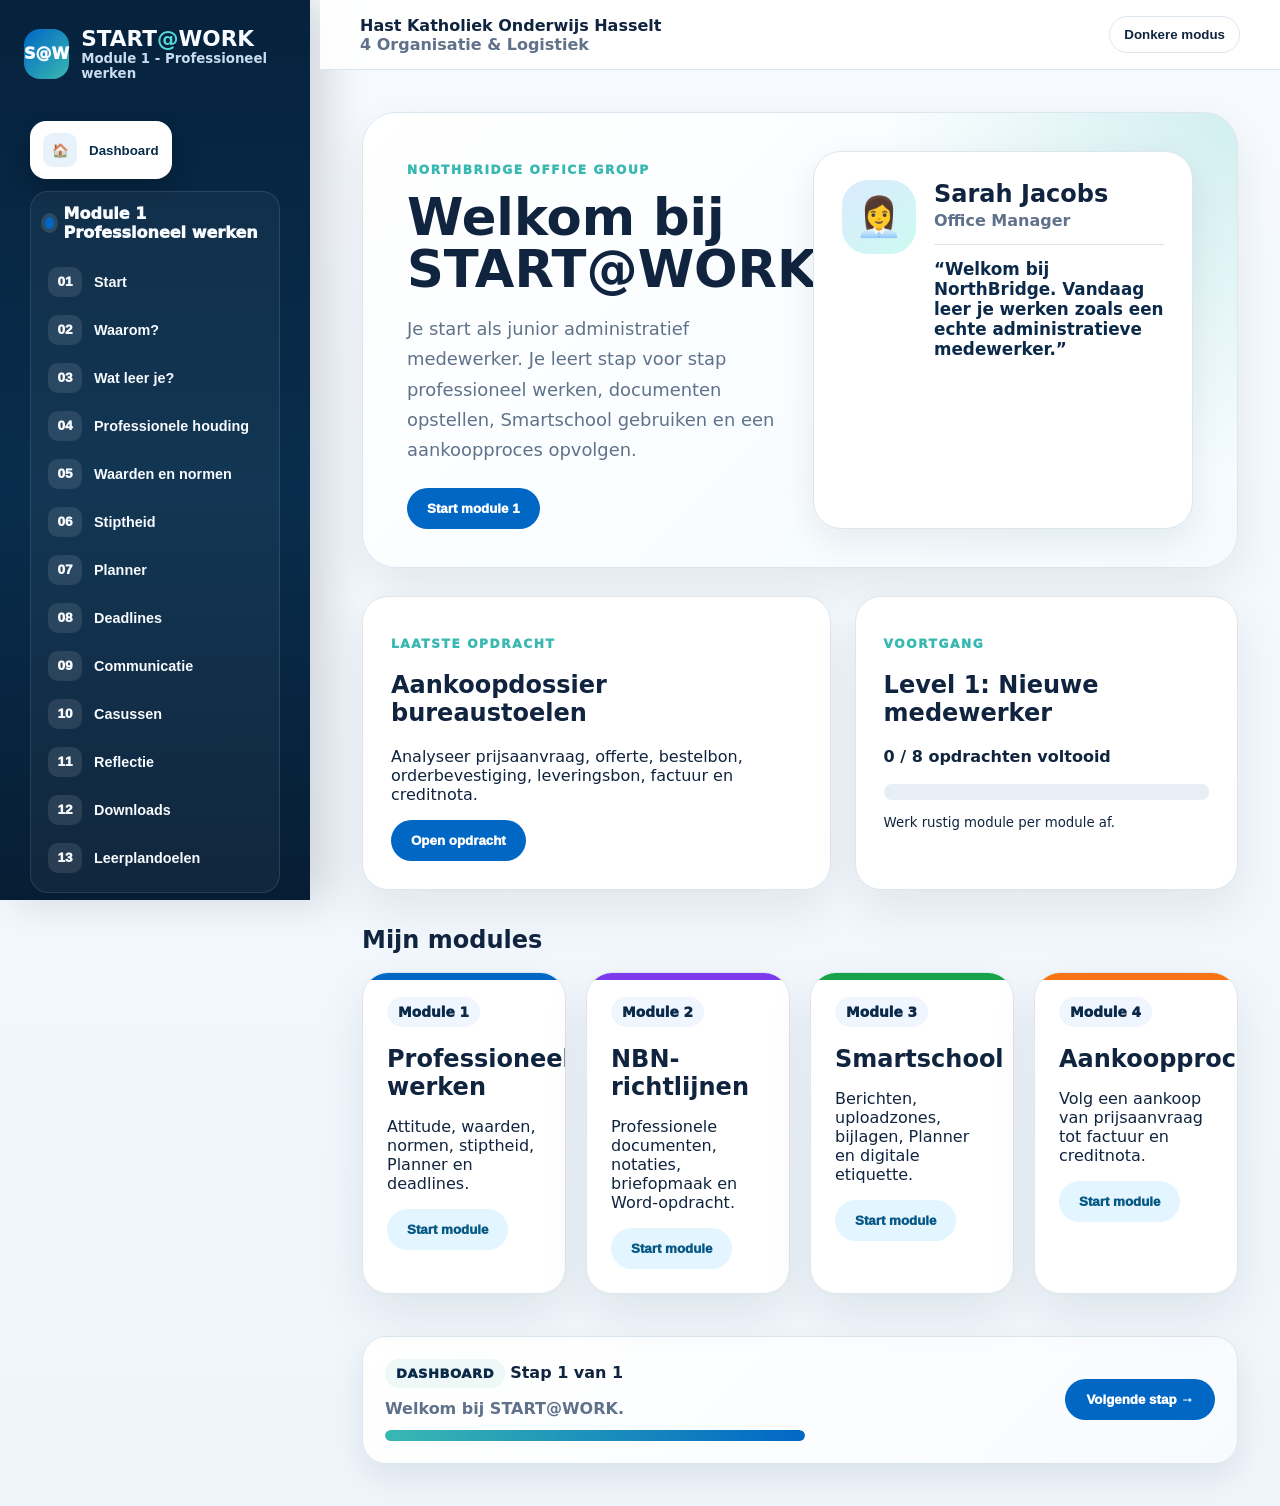
<file: index.html>
<!doctype html>
<html lang="nl">
<head>
  <meta charset="utf-8">
  <meta name="viewport" content="width=device-width,initial-scale=1">
  <title>START@WORK - Module 1</title>
  <meta name="description" content="START@WORK v11.2 - professioneel leerplatform met herkenbare oefenkaders">
  <link rel="icon" href="favicon.svg" type="image/svg+xml">
  <link rel="stylesheet" href="styles.css">
</head>
<body>
  <aside class="sidebar" id="mainSidebar">
    <div class="brand">
      <div class="brand-mark">S@W</div>
      <div><strong>START<span>@</span>WORK</strong><small>Module 1 - Professioneel werken</small></div>
    </div>
    <nav>
      <button class="nav active" data-section="dashboard"><span>🏠</span> Dashboard</button>

      <details class="module-group" open>
        <summary><span class="module-dot m1"></span> Module 1 Professioneel werken</summary>
        <div class="module-links">
          <button class="nav" data-section="dashboard"><span>01</span> Start</button>
          <button class="nav" data-section="why"><span>02</span> Waarom?</button>
          <button class="nav" data-section="goals"><span>03</span> Wat leer je?</button>
          <button class="nav" data-section="attitude"><span>04</span> Professionele houding</button>
          <button class="nav" data-section="values"><span>05</span> Waarden en normen</button>
          <button class="nav" data-section="punctuality"><span>06</span> Stiptheid</button>
          <button class="nav" data-section="planner"><span>07</span> Planner</button>
          <button class="nav" data-section="deadlines"><span>08</span> Deadlines</button>
          <button class="nav" data-section="communication"><span>09</span> Communicatie</button>
          <button class="nav" data-section="cases"><span>10</span> Casussen</button>
          <button class="nav" data-section="reflection"><span>11</span> Reflectie</button>
          <button class="nav" data-section="downloads"><span>12</span> Downloads</button>
          <button class="nav" data-section="curriculum"><span>13</span> Leerplandoelen</button>
        </div>
      </details>

      <details class="module-group">
        <summary><span class="module-dot m2"></span> Module 2 NBN</summary>
        <div class="module-links">
          <button class="nav" data-section="m2-start"><span>14</span> Start NBN</button>
          <button class="nav" data-section="m2-what"><span>15</span> Wat zijn normen?</button>
          <button class="nav" data-section="m2-why"><span>16</span> Waarom NBN?</button>
          <button class="nav" data-section="m2-layout"><span>17</span> Documentopmaak</button>
          <button class="nav" data-section="m2-notation"><span>18</span> Notaties</button>
          <button class="nav" data-section="m2-examples"><span>19</span> Voorbeelden</button>
          <button class="nav" data-section="m2-lab"><span>20</span> NBN-lab</button>
          <button class="nav" data-section="m2-word-task"><span>21</span> Word-opdracht</button>
          <button class="nav" data-section="m2-summary"><span>22</span> Samenvatting NBN</button>
          <button class="nav" data-section="m2-bookwidgets"><span>23</span> Eindopdracht op punten</button>
        </div>
      </details>


      <details class="module-group">
        <summary><span class="module-dot m3"></span> Module 3 Smartschool</summary>
        <div class="module-links">
          <button class="nav" data-section="m3-start"><span>24</span> Start Smartschool</button>
          <button class="nav" data-section="m3-why"><span>25</span> Waarom Smartschool?</button>
          <button class="nav" data-section="m3-structure"><span>26</span> Berichtstructuur</button>
          <button class="nav" data-section="m3-attachments"><span>27</span> Bijlagen & uploadzone</button>
          <button class="nav" data-section="m3-planner"><span>28</span> Planner</button>
          <button class="nav" data-section="m3-lab"><span>29</span> Smartschool-lab</button>
          <button class="nav" data-section="m3-final"><span>30</span> Eindopdracht</button>
        </div>
      </details>

      <details class="module-group">
        <summary><span class="module-dot m4"></span> Module 4 Aankoopproces</summary>
        <div class="module-links">
          <button class="nav" data-section="m4-start"><span>31</span> Start aankoopproces</button>
          <button class="nav" data-section="m4-why"><span>32</span> Waarom aankopen?</button>
          <button class="nav" data-section="m4-price-request"><span>33</span> Prijsaanvraag</button>
          <button class="nav" data-section="m4-offer"><span>34</span> Offerte</button>
          <button class="nav" data-section="m4-order"><span>35</span> Bestelbon</button>
          <button class="nav" data-section="m4-confirmation"><span>36</span> Orderbevestiging</button>
          <button class="nav" data-section="m4-delivery"><span>37</span> Leveringsbon</button>
          <button class="nav" data-section="m4-invoice"><span>38</span> Factuur</button>
          <button class="nav" data-section="m4-creditnote"><span>39</span> Creditnota</button>
          <button class="nav" data-section="m4-flow-final"><span>40</span> Documentenstroom</button>
          <button class="nav" data-section="m4-lab-new"><span>41</span> Aankoopproces-lab</button>
          <button class="nav" data-section="m4-oefening"><span>42</span> Oefening</button>
          <button class="nav" data-section="m4-final-new"><span>43</span> Eindopdracht</button>
        </div>
      </details>

      <button class="nav quick-nav" data-section="downloads"><span>⬇</span> Downloads</button>
      <button class="nav quick-nav" data-section="reflection"><span>✓</span> Voortgang</button>
    </nav>
    <div class="progress-card"><small>Voortgang module 1</small><div class="progress"><div id="progressBar"></div></div><strong id="progressText">0%</strong></div>
  </aside><div class="mobile-sidebar-overlay" id="mobileSidebarOverlay"></div>

  <main>
    <header class="topbar"><button id="mobileMenuToggle" class="mobile-menu-toggle" aria-label="Menu openen">☰ Menu</button><div><strong>Hast Katholiek Onderwijs Hasselt</strong><span>4 Organisatie & Logistiek</span></div><button id="themeToggle">Donkere modus</button></header>

    
    <section id="dashboard" class="section active dashboard-section">
      <div class="dashboard-hero">
        <div>
          <p class="eyebrow">NorthBridge Office Group</p>
          <h1>Welkom bij START@WORK.</h1>
          <p class="lead">Je start als junior administratief medewerker. Je leert stap voor stap professioneel werken, documenten opstellen, Smartschool gebruiken en een aankoopproces opvolgen.</p>
          <div class="hero-actions">
            <button class="primary" data-section="why">Start module 1</button>
          </div>
        </div>
        <aside class="manager-card">
          <div class="manager-avatar">👩‍💼</div>
          <div>
            <h2>Sarah Jacobs</h2>
            <p>Office Manager</p>
            <blockquote>“Welkom bij NorthBridge. Vandaag leer je werken zoals een echte administratieve medewerker.”</blockquote>
          </div>
        </aside>
      </div>

      <div class="dashboard-grid">
        <article class="next-task-card">
          <p class="eyebrow">Laatste opdracht</p>
          <h2>Aankoopdossier bureaustoelen</h2>
          <p>Analyseer prijsaanvraag, offerte, bestelbon, orderbevestiging, leveringsbon, factuur en creditnota.</p>
          <button class="primary" data-section="m4-start">Open opdracht</button>
        </article>

        <article class="level-card">
          <p class="eyebrow">Voortgang</p>
          <h2>Level 1: Nieuwe medewerker</h2>
          <p><strong>0 / 8 opdrachten voltooid</strong></p>
          <div class="level-bar"><span style="width:0%"></span></div>
          <small>Werk rustig module per module af.</small>
        </article>
      </div>

      <h2 class="dashboard-heading">Mijn modules</h2>
      <div class="module-dashboard-grid">
        <article class="module-tile m1-tile">
          <span>Module 1</span>
          <h2>Professioneel werken</h2>
          <p>Attitude, waarden, normen, stiptheid, Planner en deadlines.</p>
          <button class="secondary" data-section="why">Start module</button>
        </article>
        <article class="module-tile m2-tile">
          <span>Module 2</span>
          <h2>NBN-richtlijnen</h2>
          <p>Professionele documenten, notaties, briefopmaak en Word-opdracht.</p>
          <button class="secondary" data-section="m2-start">Start module</button>
        </article>
        <article class="module-tile m3-tile">
          <span>Module 3</span>
          <h2>Smartschool</h2>
          <p>Berichten, uploadzones, bijlagen, Planner en digitale etiquette.</p>
          <button class="secondary" data-section="m3-start">Start module</button>
        </article>
        <article class="module-tile m4-tile">
          <span>Module 4</span>
          <h2>Aankoopproces</h2>
          <p>Volg een aankoop van prijsaanvraag tot factuur en creditnota.</p>
          <button class="secondary" data-section="m4-start">Start module</button>
        </article>
      </div>
    
      <div class="step-nav-card" data-current-section="dashboard">
        <div class="step-nav-info">
          <span class="step-module">Dashboard</span>
          <strong>Stap 1 van 1</strong>
          <p>Welkom bij START@WORK.</p>
          <div class="step-progress"><span style="width:100%"></span></div>
        </div>
        <div class="step-nav-actions">
          <span></span>
          <button class="primary step-next" data-section="why">Volgende stap →</button>
        </div>
      </div>
</section>


    <section id="why" class="section module-1-content"><article class="lesson">
      <p class="eyebrow">Waarom is dit belangrijk?</p><h1>Een goede attitude bepaalt hoe anderen jou ervaren.</h1>
      <p>Wanneer mensen spreken over een professionele houding, denken ze vaak aan beleefd zijn of op tijd komen. Dat klopt, maar professioneel werken gaat verder. Het betekent dat je verantwoordelijkheid neemt voor je eigen werk, afspraken respecteert, respectvol communiceert en begrijpt dat jouw gedrag invloed heeft op anderen.</p>
      <p>In Organisatie & Logistiek bereid je je voor op administratieve en logistieke taken. Daar hoort vakkennis bij, maar ook gedrag dat vertrouwen wekt. Een werkgever wil kunnen rekenen op medewerkers die afspraken nakomen, zelfstandig kunnen plannen en tijdig communiceren wanneer er iets fout loopt.</p>
      <div class="info-row"><div class="info-box employer"><h3>Werkgever aan het woord</h3><p>Een werkgever tolereert herhaald te laat komen meestal niet zomaar. Eerst volgt vaak een gesprek of waarschuwing. Blijft het probleem duren, dan heeft dit invloed op je evaluatie, je stageverslag of zelfs je kans om te blijven werken.</p></div><div class="info-box school"><h3>Campus Hast in de praktijk</h3><p>Op school oefenen we die houding elke dag. Je bent op tijd aanwezig, je laptop is klaar, je Planner is gecontroleerd en je weet wat je moet doen. Zo bouw je gewoontes op die je later nodig hebt op stage en op de werkvloer.</p></div></div>
      <div class="task-card"><h2>Denkvraag</h2><p>Waarom zou een werkgever iemand die vaak te laat komt minder snel vertrouwen, zelfs wanneer die persoon inhoudelijk goed werk levert?</p><textarea placeholder="Schrijf hier je antwoord..."></textarea></div>
    </article>
      <div class="step-nav-card" data-current-section="why">
        <div class="step-nav-info">
          <span class="step-module">Module 1</span>
          <strong>Stap 1 van 12</strong>
          <p>Een goede attitude bepaalt hoe anderen jou ervaren.</p>
          <div class="step-progress"><span style="width:8%"></span></div>
        </div>
        <div class="step-nav-actions">
          <button class="secondary step-prev" data-section="dashboard">← Vorige stap</button>
          <button class="primary step-next" data-section="goals">Volgende stap →</button>
        </div>
      </div>
</section>

    <section id="goals" class="section module-1-content"><article class="lesson">
      <p class="eyebrow">Wat ga je leren?</p><h1>Na deze module kan je professioneel gedrag herkennen en toepassen.</h1>
      <ul class="goal-list"><li><span>✓</span>Je kan uitleggen wat professioneel gedrag betekent.</li><li><span>✓</span>Je begrijpt het verschil tussen waarden en normen.</li><li><span>✓</span>Je weet waarom op tijd komen belangrijk is.</li><li><span>✓</span>Je begrijpt waarom je dagelijks je Planner controleert.</li><li><span>✓</span>Je kan uitleggen waarom deadlines bindend zijn.</li><li><span>✓</span>Je weet hoe je correct communiceert bij ziekte of problemen.</li><li><span>✓</span>Je kan professionele keuzes maken in herkenbare situaties.</li></ul>
    </article>
      <div class="step-nav-card" data-current-section="goals">
        <div class="step-nav-info">
          <span class="step-module">Module 1</span>
          <strong>Stap 2 van 12</strong>
          <p>Na deze module kan je professioneel gedrag herkennen en toepassen.</p>
          <div class="step-progress"><span style="width:16%"></span></div>
        </div>
        <div class="step-nav-actions">
          <button class="secondary step-prev" data-section="why">← Vorige stap</button>
          <button class="primary step-next" data-section="attitude">Volgende stap →</button>
        </div>
      </div>
</section>

    <section id="attitude" class="section module-1-content"><article class="lesson">
      <p class="eyebrow">Theorie</p><h1>Wat betekent een professionele houding?</h1>
      <p>Een professionele houding betekent dat je laat zien dat je je werk ernstig neemt. Dat merk je aan kleine gewoontes: op tijd komen, je materiaal klaarleggen, beleefd spreken, je Planner gebruiken, taken tijdig indienen en hulp vragen wanneer dat nodig is.</p>
      <p>Professioneel gedrag gaat niet over perfect zijn. Iedereen maakt fouten. Het verschil zit in hoe je met fouten omgaat. Een professionele leerling of medewerker neemt verantwoordelijkheid, communiceert tijdig en zoekt naar een oplossing.</p>
      <div class="comparison"><div><h3>Professioneel</h3><ul><li>Je verwittigt vooraf.</li><li>Je vraagt hulp op tijd.</li><li>Je controleert je werk.</li><li>Je spreekt beleefd.</li></ul></div><div><h3>Niet professioneel</h3><ul><li>Je zegt niets.</li><li>Je wacht tot na de deadline.</li><li>Je levert slordig werk in.</li><li>Je gebruikt spreektaal.</li></ul></div></div>
      <div class="tip"><strong>Veelgemaakte fout:</strong> “Ik dacht dat ik het wel zou onthouden.” Onthouden is geen planning. Zodra je meerdere taken, deadlines en afspraken hebt, heb je een systeem nodig.</div>
    </article>
      <div class="step-nav-card" data-current-section="attitude">
        <div class="step-nav-info">
          <span class="step-module">Module 1</span>
          <strong>Stap 3 van 12</strong>
          <p>Wat betekent een professionele houding?</p>
          <div class="step-progress"><span style="width:25%"></span></div>
        </div>
        <div class="step-nav-actions">
          <button class="secondary step-prev" data-section="goals">← Vorige stap</button>
          <button class="primary step-next" data-section="values">Volgende stap →</button>
        </div>
      </div>
</section>

    <section id="values" class="section module-1-content"><article class="lesson">
      <p class="eyebrow">Waarden en normen</p><h1>Regels bestaan omdat organisaties waarden belangrijk vinden.</h1>
      <p>Een waarde is iets wat een persoon, school of bedrijf belangrijk vindt. Denk aan respect, verantwoordelijkheid, betrouwbaarheid, eerlijkheid, samenwerking en zorgvuldigheid. Waarden zijn vaak abstract: je kan ze niet zomaar afvinken.</p>
      <p>Een norm is een concrete afspraak waarmee je een waarde zichtbaar maakt. Als respect een waarde is, dan is “je laat iemand uitspreken” een norm. Als verantwoordelijkheid een waarde is, dan is “je levert taken op tijd in” een norm.</p>
      <table class="value-table"><tr><th>Waarde</th><th>Norm</th><th>In de klas</th><th>Op stage/werk</th></tr><tr><td>Respect</td><td>Je laat iemand uitspreken.</td><td>Je luistert naar uitleg.</td><td>Je onderbreekt klanten niet.</td></tr><tr><td>Verantwoordelijkheid</td><td>Je levert op tijd in.</td><td>Je volgt deadlines op.</td><td>Je werkt afspraken af.</td></tr><tr><td>Betrouwbaarheid</td><td>Je komt op tijd.</td><td>Je bent klaar bij de start.</td><td>Collega's kunnen op je rekenen.</td></tr><tr><td>Zorgvuldigheid</td><td>Je controleert je werk.</td><td>Je kijkt spelling en opmaak na.</td><td>Je voorkomt fouten in documenten.</td></tr></table>
      <div class="quiz"><h2>Oefening: waarde of norm?</h2><p>Klik telkens op de juiste keuze.</p><div class="quiz-item" data-answer="waarde"><strong>Respect</strong><button>Waarde</button><button>Norm</button><p></p></div><div class="quiz-item" data-answer="norm"><strong>Je komt op tijd naar de les.</strong><button>Waarde</button><button>Norm</button><p></p></div><div class="quiz-item" data-answer="waarde"><strong>Verantwoordelijkheid</strong><button>Waarde</button><button>Norm</button><p></p></div><div class="quiz-item" data-answer="norm"><strong>Je noteert deadlines in je Planner.</strong><button>Waarde</button><button>Norm</button><p></p></div></div>
    </article>
      <div class="step-nav-card" data-current-section="values">
        <div class="step-nav-info">
          <span class="step-module">Module 1</span>
          <strong>Stap 4 van 12</strong>
          <p>Regels bestaan omdat organisaties waarden belangrijk vinden.</p>
          <div class="step-progress"><span style="width:33%"></span></div>
        </div>
        <div class="step-nav-actions">
          <button class="secondary step-prev" data-section="attitude">← Vorige stap</button>
          <button class="primary step-next" data-section="punctuality">Volgende stap →</button>
        </div>
      </div>
</section>

    <section id="punctuality" class="section module-1-content"><article class="lesson">
      <p class="eyebrow">Stiptheid</p><h1>Op tijd zijn betekent klaar zijn om te starten.</h1>
      <p>Op tijd zijn betekent niet dat je op het moment van het belsignaal nog binnenwandelt. Het betekent dat je klaar bent om te starten. Je laptop staat klaar, je Planner is gecontroleerd en je weet wat je nodig hebt.</p>
      <p>Op stage of op het werk kan te laat komen grote gevolgen hebben. Een collega moet jouw taak overnemen, een klant wacht langer of een levering loopt vertraging op. Een werkgever zal dit niet eindeloos tolereren, omdat stiptheid rechtstreeks te maken heeft met betrouwbaarheid.</p>
      <div class="info-row"><div class="info-box employer"><h3>Werkgever</h3><p>Een eerste keer te laat kan gebeuren. Herhaald te laat komen zonder verwittiging leidt vaak tot een gesprek, waarschuwing of negatieve evaluatie. Bij stage kan dit zwaar doorwegen.</p></div><div class="info-box school"><h3>Campus Hast</h3><p>Je bent vóór het belsignaal aanwezig. Je laptop is opgeladen, je materiaal ligt klaar en je kan onmiddellijk meewerken. Zo verlies je geen instructies.</p></div></div>
      <div class="scenario"><h2>Scenario</h2><p>Je komt om 8.34 uur binnen. De les begon om 8.30 uur. Je laptop zit nog in je tas en je vraagt wat de opdracht is.</p><button data-feedback="Je stoort de start van de les, mist instructies en zorgt ervoor dat de leraar moet herhalen. Professioneel zou zijn: vooraf aanwezig zijn, materiaal klaarleggen en onmiddellijk starten.">Wat loopt hier fout?</button><p class="feedback"></p></div>
    </article>
      <div class="step-nav-card" data-current-section="punctuality">
        <div class="step-nav-info">
          <span class="step-module">Module 1</span>
          <strong>Stap 5 van 12</strong>
          <p>Op tijd zijn betekent klaar zijn om te starten.</p>
          <div class="step-progress"><span style="width:41%"></span></div>
        </div>
        <div class="step-nav-actions">
          <button class="secondary step-prev" data-section="values">← Vorige stap</button>
          <button class="primary step-next" data-section="planner">Volgende stap →</button>
        </div>
      </div>
</section>

    <section id="planner" class="section module-1-content"><article class="lesson">
      <p class="eyebrow">Planner</p><h1>Je Planner is geen extra taak, maar je werkmiddel.</h1>
      <p>Veel leerlingen denken dat ze opdrachten wel zullen onthouden. Dat lukt misschien wanneer je maar één taak hebt. In Organisatie & Logistiek krijg je echter meerdere opdrachten, deadlines, documenten en afspraken. In het vijfde jaar komt daar stage bij, en bij jaarprojecten werk je vaak met verschillende deeldeadlines.</p>
      <p>Daarom moet je dagelijks je Planner controleren. Je leert niet alleen opdrachten onthouden, maar zelfstandig werk organiseren. Dat is precies wat later ook van jou verwacht wordt op de werkvloer.</p>
      <img class="wide-img" src="assets/images/planner.svg" alt="Planner illustratie">
      <div class="steps"><div><span>1</span><h3>Noteer onmiddellijk</h3><p>Zet een taak of deadline meteen in je Planner.</p></div><div><span>2</span><h3>Controleer dagelijks</h3><p>Kijk elke dag wat nog openstaat.</p></div><div><span>3</span><h3>Werk vooruit</h3><p>Begin niet pas op de avond voor de deadline.</p></div><div><span>4</span><h3>Communiceer vooraf</h3><p>Lukt iets niet? Laat dit vóór de deadline weten.</p></div></div>
      <div class="task-card"><h2>Mini-oefening</h2><p>Je krijgt vrijdag een opdracht die woensdag klaar moet zijn. Noteer hieronder drie stappen die je in je Planner zet.</p><textarea placeholder="1. ...&#10;2. ...&#10;3. ..."></textarea></div>
    </article>
      <div class="step-nav-card" data-current-section="planner">
        <div class="step-nav-info">
          <span class="step-module">Module 1</span>
          <strong>Stap 6 van 12</strong>
          <p>Je Planner is geen extra taak, maar je werkmiddel.</p>
          <div class="step-progress"><span style="width:50%"></span></div>
        </div>
        <div class="step-nav-actions">
          <button class="secondary step-prev" data-section="punctuality">← Vorige stap</button>
          <button class="primary step-next" data-section="deadlines">Volgende stap →</button>
        </div>
      </div>
</section>

    <section id="deadlines" class="section module-1-content"><article class="lesson">
      <p class="eyebrow">Deadlines</p><h1>Een deadline is een afspraak.</h1>
      <p>Een deadline is niet zomaar een datum. Het is een afspraak tussen jou en de persoon die jouw werk nodig heeft. Wanneer je te laat indient, kan iemand anders misschien niet verder. Daarom zijn deadlines belangrijk in projecten, administratie, logistiek en boekhouding.</p>
      <p>In het vijfde jaar krijg je grotere opdrachten en stages. Daar wordt verwacht dat je zelf opvolgt wat klaar moet zijn. Wie deadlines respecteert, toont verantwoordelijkheid en betrouwbaarheid.</p>
      <img class="wide-img" src="assets/images/deadline.svg" alt="Deadline illustratie">
      <div class="timeline"><div><b>Maandag</b><p>Opdracht gekregen. Je noteert de deadline.</p></div><div><b>Dinsdag</b><p>Je verzamelt informatie.</p></div><div><b>Donderdag</b><p>Je werkt de opdracht af.</p></div><div><b>Vrijdag</b><p>Je controleert en dient in.</p></div></div>
      <div class="tip warning"><strong>Veelgemaakte fout:</strong> wachten tot de avond voor de deadline. Als er dan technisch iets misloopt, heb je geen marge meer om hulp te vragen.</div>
    </article>
      <div class="step-nav-card" data-current-section="deadlines">
        <div class="step-nav-info">
          <span class="step-module">Module 1</span>
          <strong>Stap 7 van 12</strong>
          <p>Een deadline is een afspraak.</p>
          <div class="step-progress"><span style="width:58%"></span></div>
        </div>
        <div class="step-nav-actions">
          <button class="secondary step-prev" data-section="planner">← Vorige stap</button>
          <button class="primary step-next" data-section="communication">Volgende stap →</button>
        </div>
      </div>
</section>

    <section id="communication" class="section module-1-content"><article class="lesson">
      <p class="eyebrow">Communicatie</p><h1>Professioneel communiceren betekent tijdig, duidelijk en beleefd communiceren.</h1>
      <p>Wanneer je ziek bent of een probleem hebt, is zwijgen geen professionele keuze. Op school volgen je ouders de afspraken rond afwezigheid. Maar als jij daardoor een opdracht of deadline mist, moet je zelf leren tijdig en beleefd te communiceren via Smartschool.</p>
      <p>Een goed bericht bevat altijd context. De ontvanger moet begrijpen wat er gebeurd is, wat jij al geprobeerd hebt en welke vraag je stelt.</p>
      <div class="message-example good"><h3>Goed voorbeeld</h3><p><strong>Onderwerp:</strong> Probleem bij uploaden opdracht Canva</p><p>Beste mevrouw</p><p>Ik probeer mijn opdracht in te dienen, maar het uploaden lukt niet. Ik krijg telkens een foutmelding. Ik heb het bestand opnieuw opgeslagen als pdf, maar het probleem blijft bestaan.</p><p>Kan u mij laten weten wat ik best doe?</p><p>Met vriendelijke groet<br>Voornaam Achternaam<br>4 Organisatie & Logistiek</p></div>
      <div class="message-example bad"><h3>Slecht voorbeeld</h3><p>hey<br>het lukt ni<br>wat nu???</p></div>
      <div class="task-card"><h2>Oefening</h2><p>Schrijf een professioneel Smartschoolbericht waarin je meldt dat je ziek bent geweest en vraagt hoe je een gemiste opdracht kan inhalen.</p><textarea placeholder="Onderwerp: ...&#10;&#10;Geachte ..."></textarea></div>
    </article>
      <div class="step-nav-card" data-current-section="communication">
        <div class="step-nav-info">
          <span class="step-module">Module 1</span>
          <strong>Stap 8 van 12</strong>
          <p>Professioneel communiceren betekent tijdig, duidelijk en beleefd communiceren.</p>
          <div class="step-progress"><span style="width:66%"></span></div>
        </div>
        <div class="step-nav-actions">
          <button class="secondary step-prev" data-section="deadlines">← Vorige stap</button>
          <button class="primary step-next" data-section="cases">Volgende stap →</button>
        </div>
      </div>
</section>

    <section id="cases" class="section module-1-content"><article class="lesson">
      <p class="eyebrow">Casussen</p><h1>Wat zou jij doen?</h1>
      <div class="case-grid"><div class="case" data-correct="B"><h3>Casus 1: te laat</h3><p>Je weet dat je door treinvertraging te laat zal zijn op je stage.</p><button>A. Je zegt niets en komt gewoon later binnen.</button><button>B. Je verwittigt zo snel mogelijk volgens de afspraken.</button><button>C. Je stuurt pas 's avonds een bericht.</button><p class="feedback"></p></div><div class="case" data-correct="C"><h3>Casus 2: deadline</h3><p>Je merkt twee dagen voor de deadline dat je opdracht niet zal lukken.</p><button>A. Je wacht af.</button><button>B. Je dient niets in.</button><button>C. Je vraagt tijdig hulp en legt uit wat niet lukt.</button><p class="feedback"></p></div><div class="case" data-correct="A"><h3>Casus 3: Planner</h3><p>Je krijgt een grote opdracht met drie deeldeadlines.</p><button>A. Je noteert elke deeldeadline apart in je Planner.</button><button>B. Je probeert alles te onthouden.</button><button>C. Je wacht tot de leraar het opnieuw zegt.</button><p class="feedback"></p></div></div>
    </article>
      <div class="step-nav-card" data-current-section="cases">
        <div class="step-nav-info">
          <span class="step-module">Module 1</span>
          <strong>Stap 9 van 12</strong>
          <p>Wat zou jij doen?</p>
          <div class="step-progress"><span style="width:75%"></span></div>
        </div>
        <div class="step-nav-actions">
          <button class="secondary step-prev" data-section="communication">← Vorige stap</button>
          <button class="primary step-next" data-section="reflection">Volgende stap →</button>
        </div>
      </div>
</section>

    <section id="reflection" class="section module-1-content"><article class="lesson">
      <p class="eyebrow">Reflectie</p><h1>Waar wil jij professioneler in worden?</h1><p>Professioneel werken vraagt oefening. Kies één aandachtspunt voor de komende weken en maak het concreet.</p>
      <div class="reflection-grid"><label><input type="checkbox" class="progress-check"> Stiptheid</label><label><input type="checkbox" class="progress-check"> Planner controleren</label><label><input type="checkbox" class="progress-check"> Deadlines respecteren</label><label><input type="checkbox" class="progress-check"> Beleefd communiceren</label><label><input type="checkbox" class="progress-check"> Zelfstandiger werken</label><label><input type="checkbox" class="progress-check"> Samenwerken</label></div>
      <textarea placeholder="Mijn concrete actie voor deze week is..."></textarea>
    </article>
      <div class="step-nav-card" data-current-section="reflection">
        <div class="step-nav-info">
          <span class="step-module">Module 1</span>
          <strong>Stap 10 van 12</strong>
          <p>Waar wil jij professioneler in worden?</p>
          <div class="step-progress"><span style="width:83%"></span></div>
        </div>
        <div class="step-nav-actions">
          <button class="secondary step-prev" data-section="cases">← Vorige stap</button>
          <button class="primary step-next" data-section="downloads">Volgende stap →</button>
        </div>
      </div>
</section>

    <section id="downloads" class="section module-1-content"><article class="lesson"><p class="eyebrow">Downloads</p><h1>Downloadcentrum module 1</h1><div id="downloadGrid" class="download-grid"></div></article>
      <div class="step-nav-card" data-current-section="downloads">
        <div class="step-nav-info">
          <span class="step-module">Module 1</span>
          <strong>Stap 11 van 12</strong>
          <p>Downloadcentrum module 1</p>
          <div class="step-progress"><span style="width:91%"></span></div>
        </div>
        <div class="step-nav-actions">
          <button class="secondary step-prev" data-section="reflection">← Vorige stap</button>
          <button class="primary step-next" data-section="curriculum">Volgende stap →</button>
        </div>
      </div>
</section>
    <section id="curriculum" class="section module-1-content"><article class="lesson"><p class="eyebrow">Leerkrachtenmodus</p><h1>Leerplandoelkoppelingen</h1><div id="curriculumGrid" class="curriculum-grid"></div></article>
      <div class="step-nav-card" data-current-section="curriculum">
        <div class="step-nav-info">
          <span class="step-module">Module 1</span>
          <strong>Stap 12 van 12</strong>
          <p>Leerplandoelkoppelingen</p>
          <div class="step-progress"><span style="width:100%"></span></div>
        </div>
        <div class="step-nav-actions">
          <button class="secondary step-prev" data-section="downloads">← Vorige stap</button>
          <button class="primary step-next" data-section="m2-start">Volgende stap →</button>
        </div>
      </div>
</section>

    <section id="m2-start" class="section module-opener module-2">
      <div class="hero">
        <div>
          <p class="eyebrow">Module 2</p>
          <h1>NBN-richtlijnen voor professionele communicatie.</h1>
      <div class="manager-note m2-note">
        <div class="manager-avatar small">👩‍💼</div>
        <div><strong>Sarah Jacobs</strong><p>In deze module leer je documenten opstellen volgens vaste afspraken.</p></div>
      </div>

          <p class="lead">Voor je Smartschoolberichten, e-mails of zakelijke brieven opstelt, heb je een basis nodig: duidelijke afspraken over opmaak, notatie, structuur en witruimte.</p>
          <div class="hero-actions">
            <button class="primary" data-section="m2-what">Start module 2</button>
            <a class="secondary" href="downloads/module2/module2_nbn_samenvatting.pdf" download>Download volledige cursus</a>
          </div>
        </div>
        <img src="assets/images/nbn-documents.svg" alt="NBN documenten">
      </div>
      <article class="message-card">
        <div class="person">SJ</div>
        <div><h2>Sarah Jacobs - Office Manager</h2><p>Binnen NorthBridge Office Group willen we dat elk document professioneel, duidelijk en herkenbaar is. Daarom gebruiken we vaste richtlijnen.</p></div>
      </article>
    
      <div class="step-nav-card" data-current-section="m2-start">
        <div class="step-nav-info">
          <span class="step-module">Module 2</span>
          <strong>Stap 1 van 10</strong>
          <p>NBN-richtlijnen voor professionele communicatie.</p>
          <div class="step-progress"><span style="width:10%"></span></div>
        </div>
        <div class="step-nav-actions">
          <button class="secondary step-prev" data-section="curriculum">← Vorige stap</button>
          <button class="primary step-next" data-section="m2-what">Volgende stap →</button>
        </div>
      </div>
</section>

    <section id="m2-what" class="section"><article class="lesson">
      <p class="eyebrow">Theorie</p><h1>Wat zijn NBN-richtlijnen?</h1>
      <p>NBN-richtlijnen zijn afspraken die helpen om documenten duidelijk, consequent en professioneel op te stellen. Ze bepalen niet wat je inhoudelijk moet zeggen, maar wel hoe je je boodschap helder en verzorgd presenteert.</p>
      <p>In administratie en logistiek werk je met berichten, brieven, bestelbonnen, offertes, leveringsbonnen, facturen en interne documenten. Als iedereen die documenten anders opstelt, wordt samenwerken moeilijker.</p>
      <div class="info-row"><div class="info-box employer"><h3>Werkgever</h3><p>Een slordig document kan onprofessioneel overkomen, zelfs wanneer de inhoud juist is. Correcte opmaak toont zorgvuldigheid.</p></div><div class="info-box school"><h3>Campus Hast</h3><p>Je leert deze afspraken nu al toepassen zodat ze later op stage vanzelfsprekend worden.</p></div></div>
      <div class="pdf-viewer-card">
        <h2>Bekijk de volledige NBN-cursus NBN-richtlijnen</h2>
        <p>Hieronder kan je de samenvatting meteen bekijken. Je kan ze ook downloaden via het downloadcentrum van Module 2.</p>
        <iframe src="downloads/module2/module2_nbn_samenvatting.pdf" title="Volledige NBN-cursus"></iframe>
      </div>
</article>
      <div class="step-nav-card" data-current-section="m2-what">
        <div class="step-nav-info">
          <span class="step-module">Module 2</span>
          <strong>Stap 2 van 10</strong>
          <p>Wat zijn NBN-richtlijnen?</p>
          <div class="step-progress"><span style="width:20%"></span></div>
        </div>
        <div class="step-nav-actions">
          <button class="secondary step-prev" data-section="m2-start">← Vorige stap</button>
          <button class="primary step-next" data-section="m2-why">Volgende stap →</button>
        </div>
      </div>
</section>
</div>

    <section id="m2-why" class="section"><article class="lesson">
      <p class="eyebrow">Waarom?</p><h1>Waarom gebruikt een bedrijf vaste normen?</h1>
      <p>Een organisatie wil dat documenten snel herkenbaar, duidelijk en betrouwbaar zijn. Vaste normen zorgen ervoor dat de ontvanger sneller onderwerp, afzender, kern en bijlagen vindt.</p>
      <div class="comparison"><div><h3>Met normen</h3><ul><li>Documenten zijn herkenbaar.</li><li>Informatie is snel vindbaar.</li><li>Er zijn minder fouten.</li><li>Je oogt professioneel.</li></ul></div><div><h3>Zonder normen</h3><ul><li>Iedereen werkt anders.</li><li>Documenten ogen rommelig.</li><li>Belangrijke info ontbreekt sneller.</li><li>De ontvanger twijfelt sneller.</li></ul></div></div>
    </article>
      <div class="step-nav-card" data-current-section="m2-why">
        <div class="step-nav-info">
          <span class="step-module">Module 2</span>
          <strong>Stap 3 van 10</strong>
          <p>Waarom gebruikt een bedrijf vaste normen?</p>
          <div class="step-progress"><span style="width:30%"></span></div>
        </div>
        <div class="step-nav-actions">
          <button class="secondary step-prev" data-section="m2-what">← Vorige stap</button>
          <button class="primary step-next" data-section="m2-layout">Volgende stap →</button>
        </div>
      </div>
</section>

    <section id="m2-layout" class="section"><article class="lesson">
      <p class="eyebrow">Documentopmaak</p><h1>Professionele documenten hebben rust, structuur en witruimte.</h1>
      <p>Documentopmaak bepaalt hoe gemakkelijk een tekst gelezen wordt. Marges, witregels, alinea's en uitlijning lijken details, maar ze maken een groot verschil. Een professioneel document ziet er rustig uit en helpt de lezer om snel de juiste informatie te vinden.</p>

      <div class="margin-visuals">
        <div>
          <h2>Standaarddocument</h2>
          <img class="wide-img compact-img" src="assets/images/margins.svg" alt="Standaardmarges 2 cm">
          <p>Voor gewone documenten gebruik je standaard <strong>2 cm aan alle zijden</strong>.</p>
        </div>
        <div>
          <h2>Zakelijke brief</h2>
          <img class="wide-img compact-img" src="assets/images/briefmarges.svg" alt="Briefmarges met linkermarge 3,3 cm">
          <p>Voor een zakelijke brief gebruik je links <strong>3,3 cm</strong> en aan de andere zijden <strong>2 cm</strong>.</p>
        </div>
      </div>

      <div class="steps"><div><span>1</span><h3>Marges</h3><p>Andere documenten: 2 cm aan alle zijden.</p></div><div><span>2</span><h3>Briefmarges</h3><p>Zakelijke brief: links 3,3 cm, andere zijden 2 cm.</p></div><div><span>3</span><h3>Witregels</h3><p>Tussen begroeting, kern, slot en handtekening.</p></div><div><span>4</span><h3>Structuur</h3><p>Onderwerp, inleiding, kern, slot en bijlage.</p></div></div>

      <div class="address-block">
        <h2>Adresnotatie</h2>
        <p>Een adres noteer je volledig en overzichtelijk. De woonplaats schrijf je in hoofdletters. Bij internationale adressen voeg je onderaan het land toe.</p>
        <div class="address-example">
          <p>Voornaam Achternaam<br>Bedrijfsnaam<br>Straat en nummer<br>Postcode en WOONPLAATS<br>Land</p>
        </div>
        <div class="info-row">
          <div class="info-box school"><h3>Voorbeeld persoon</h3><p>Kaat Janssens<br>Leuvensesteenweg 44<br>1800 VILVOORDE<br>België</p></div>
          <div class="info-box employer"><h3>Voorbeeld bedrijf</h3><p>Reizen Delmonte<br>Brouckèreplein 6<br>1000 BRUSSEL<br>België</p></div>
        </div>
      </div>
    </article>
      <div class="step-nav-card" data-current-section="m2-layout">
        <div class="step-nav-info">
          <span class="step-module">Module 2</span>
          <strong>Stap 4 van 10</strong>
          <p>Professionele documenten hebben rust, structuur en witruimte.</p>
          <div class="step-progress"><span style="width:40%"></span></div>
        </div>
        <div class="step-nav-actions">
          <button class="secondary step-prev" data-section="m2-why">← Vorige stap</button>
          <button class="primary step-next" data-section="m2-notation">Volgende stap →</button>
        </div>
      </div>
</section>

    <section id="m2-notation" class="section"><article class="lesson">
      <p class="eyebrow">Notaties</p><h1>Correct noteren voorkomt verwarring.</h1>
      <table class="value-table"><tr><th>Onderdeel</th><th>Correct</th><th>Niet correct</th><th>Waarom?</th></tr><tr><td>Datum</td><td>20 juli 2009</td><td>20/07/09</td><td>Volledig en duidelijk.</td></tr><tr><td>Bedrag</td><td>€ 123,45</td><td>€123.45</td><td>Spatie en komma.</td></tr><tr><td>Telefoon</td><td>tel. 011 15 42 85</td><td>011154285</td><td>Leesbaar door groepering.</td></tr><tr><td>Gsm</td><td>gsm 0478 90 14 15</td><td>0478/90.14.15</td><td>Professionele notatie.</td></tr><tr><td>Begroeting</td><td>Beste mevrouw</td><td>Beste mevrouw,</td><td>Geen leesteken.</td></tr></table>
    </article>
      <div class="step-nav-card" data-current-section="m2-notation">
        <div class="step-nav-info">
          <span class="step-module">Module 2</span>
          <strong>Stap 5 van 10</strong>
          <p>Correct noteren voorkomt verwarring.</p>
          <div class="step-progress"><span style="width:50%"></span></div>
        </div>
        <div class="step-nav-actions">
          <button class="secondary step-prev" data-section="m2-layout">← Vorige stap</button>
          <button class="primary step-next" data-section="m2-examples">Volgende stap →</button>
        </div>
      </div>
</section>

    <section id="m2-examples" class="section"><article class="lesson">
      <p class="eyebrow">Praktijkvoorbeelden</p><h1>Voorbeeldbrieven en e-mails.</h1>
      <p>Bekijk de aangeleverde voorbeelden. Let op adresblok, datum, onderwerp, begroeting, witregels, kern, slotformule, handtekening en bijlage.</p>
      <div class="example-doc-grid">
        <article class="doc-card"><h2>Voorbeeldbrief</h2><p>Brief aan Reizen Delmonte.</p><a href="downloads/module2/voorbeeldbrief_reis_oostenrijk.pdf" target="_blank">Open voorbeeld</a></article>
        <article class="doc-card"><h2>E-mail 1</h2><p>Vraag over bestelling van cd 'Happy Face'.</p><a href="downloads/module2/voorbeeldmail_bestelling_happy_face.pdf" target="_blank">Open voorbeeld</a></article>
        <article class="doc-card"><h2>E-mail 2</h2><p>Antwoord van Platenhuis.</p><a href="downloads/module2/voorbeeldmail_antwoord_platenhuis.pdf" target="_blank">Open voorbeeld</a></article>
        <article class="doc-card"><h2>E-mail 3</h2><p>Afsluiting van de conversatie.</p><a href="downloads/module2/voorbeeldmail_afsluiting_conversatie.pdf" target="_blank">Open voorbeeld</a></article>
      </div>
    </article>
      <div class="step-nav-card" data-current-section="m2-examples">
        <div class="step-nav-info">
          <span class="step-module">Module 2</span>
          <strong>Stap 6 van 10</strong>
          <p>Voorbeeldbrieven en e-mails.</p>
          <div class="step-progress"><span style="width:60%"></span></div>
        </div>
        <div class="step-nav-actions">
          <button class="secondary step-prev" data-section="m2-notation">← Vorige stap</button>
          <button class="primary step-next" data-section="m2-lab">Volgende stap →</button>
        </div>
      </div>
</section>

    <section id="m2-lab" class="section"><article class="lesson exercise-shell">
      <p class="eyebrow">NBN-lab</p><h1>Oefen met duidelijke meerkeuzevragen.</h1>
      <p>Lees elke vraag aandachtig en duid telkens één correct antwoord aan. Let op spaties, komma's, hoofdletters en leestekens.</p>
      <img class="wide-img" src="assets/images/nbn-lab.svg" alt="NBN lab">

      <div class="nbn-quiz">
        <div class="nbn-mcq" data-correct="20 juli 2009">
          <h2>1. Welke datumnotatie is correct?</h2>
          <label><input type="radio" name="q1" value="20/07/09"> <span>20/07/09</span></label>
          <label><input type="radio" name="q1" value="20 juli 2009"> <span>20 juli 2009</span></label>
          <label><input type="radio" name="q1" value="20-07-2009"> <span>20-07-2009</span></label>
          <label><input type="radio" name="q1" value="20 JULI 2009"> <span>20 JULI 2009</span></label>
        </div>

        <div class="nbn-mcq" data-correct="€ 123,45">
          <h2>2. Welke bedragnotatie is correct?</h2>
          <label><input type="radio" name="q2" value="€123.45"> <span>€123.45</span></label>
          <label><input type="radio" name="q2" value="€ 123,45"> <span>€ 123,45</span></label>
          <label><input type="radio" name="q2" value="123.45 euro"> <span>123.45 euro</span></label>
          <label><input type="radio" name="q2" value="€123,45"> <span>€123,45</span></label>
        </div>

        <div class="nbn-mcq" data-correct="gsm 0478 90 14 15">
          <h2>3. Welke gsm-notatie is correct?</h2>
          <label><input type="radio" name="q3" value="0478901415"> <span>0478901415</span></label>
          <label><input type="radio" name="q3" value="0478/90.14.15"> <span>0478/90.14.15</span></label>
          <label><input type="radio" name="q3" value="gsm 0478 90 14 15"> <span>gsm 0478 90 14 15</span></label>
          <label><input type="radio" name="q3" value="GSM: 0478-90-14-15"> <span>GSM: 0478-90-14-15</span></label>
        </div>

        <div class="nbn-mcq" data-correct="Beste mevrouw">
          <h2>4. Welke begroeting is correct?</h2>
          <label><input type="radio" name="q4" value="Beste mevrouw,"> <span>Beste mevrouw,</span></label>
          <label><input type="radio" name="q4" value="Beste mevrouw"> <span>Beste mevrouw</span></label>
          <label><input type="radio" name="q4" value="Beste mevrouw."> <span>Beste mevrouw.</span></label>
          <label><input type="radio" name="q4" value="Beste mevrouw,"> <span>Beste mevrouw,</span></label>
        </div>

        <div class="nbn-mcq" data-correct="3500 HASSELT">
          <h2>5. Welke woonplaatsnotatie is correct?</h2>
          <label><input type="radio" name="q5" value="3500 Hasselt"> <span>3500 Hasselt</span></label>
          <label><input type="radio" name="q5" value="3500 HASSELT"> <span>3500 HASSELT</span></label>
          <label><input type="radio" name="q5" value="B-3500 Hasselt"> <span>B-3500 Hasselt</span></label>
          <label><input type="radio" name="q5" value="Hasselt 3500"> <span>Hasselt 3500</span></label>
        </div>
      </div>

      <button class="primary" id="checkNbnMcqFixed">Controleer mijn antwoorden</button>
      <p id="nbnMcqResultFixed" class="feedback"></p>
    </article>
      <div class="step-nav-card" data-current-section="m2-lab">
        <div class="step-nav-info">
          <span class="step-module">Module 2</span>
          <strong>Stap 7 van 10</strong>
          <p>Oefen met duidelijke meerkeuzevragen.</p>
          <div class="step-progress"><span style="width:70%"></span></div>
        </div>
        <div class="step-nav-actions">
          <button class="secondary step-prev" data-section="m2-examples">← Vorige stap</button>
          <button class="primary step-next" data-section="m2-word-task">Volgende stap →</button>
        </div>
      </div>
</section>


    
    <section id="m2-word-task" class="section"><article class="lesson">
      <p class="eyebrow">Werkopdracht</p>
      <h1>Stel een eenvoudige zakelijke brief op in Microsoft Word.</h1>
      <p>Je voert deze opdracht uit alsof je net gestart bent bij NorthBridge Office Group. Je werkt nauwkeurig, volgt het stappenplan en dient je bestand correct in via Smartschool.</p>

      <div class="message-card task-message">
        <div class="person">SJ</div>
        <div>
          <h2>Nieuwe opdracht van Sarah Jacobs</h2>
          <p>Welkom bij NorthBridge Office Group. De dienst Personeel wil voor elke nieuwe medewerker een korte professionele voorstelling bewaren in het personeelsdossier. Stel daarom een zakelijke brief op waarin je jezelf voorstelt en uitlegt waarom je graag in een administratieve omgeving wil werken.</p>
        </div>
      </div>

      <div class="task-card">
        <h2>Casus</h2>
        <p>Je schrijft een brief aan de personeelsdienst van NorthBridge Office Group. In je brief:</p>
        <ul>
          <li>stel je jezelf kort voor;</li>
          <li>vermeld je dat je 4 Organisatie & Logistiek volgt;</li>
          <li>leg je uit waarom professioneel en administratief werken belangrijk is;</li>
          <li>geef je aan dat je uitkijkt naar een toekomstige stage in het 5e jaar;</li>
          <li>bedank je voor de warme ontvangst.</li>
        </ul>
      </div>

      <div class="address-block">
        <h2>Adres van de ontvanger</h2>
        <div class="address-example">
          <p>NorthBridge Office Group<br>Dienst Personeel<br>Stationsstraat 18<br>3500 HASSELT<br>België</p>
        </div>
      </div>

      <div class="word-steps">
        <h2>Stappenplan in Microsoft Word</h2>
        <img class="wide-img" src="assets/images/word-brief.svg" alt="Microsoft Word brief">
        <div class="steps-list">
          <article><span>1</span><h3>Open Word</h3><p>Open Microsoft Word en kies <strong>Leeg document</strong>.</p></article>
          <article><span>2</span><h3>Stel de marges in</h3><p>Ga naar <strong>Indeling → Marges → Aangepaste marges</strong>. Stel in: boven 2 cm, onder 2 cm, rechts 2 cm en links 3,3 cm.</p></article>
          <article><span>3</span><h3>Kies het lettertype</h3><p>Gebruik <strong>Arial</strong>, lettergrootte <strong>11 pt</strong>.</p></article>
          <article><span>4</span><h3>Kleur en uitlijning</h3><p>Gebruik tekstkleur <strong>Automatisch/zwart</strong>. Lijn de tekst <strong>links</strong> uit. Niet centreren en niet uitvullen.</p></article>
          <article><span>5</span><h3>Regelafstand</h3><p>Gebruik regelafstand <strong>1,15</strong>.</p></article>
          <article><span>6</span><h3>Adresblok</h3><p>Typ het adres van de ontvanger exact over. Gebruik hoofdletters voor de woonplaats.</p></article>
          <article><span>7</span><h3>Datum</h3><p>Noteer de datum volledig, bijvoorbeeld: <strong>Hasselt, 5 juli 2026</strong>.</p></article>
          <article><span>8</span><h3>Onderwerp</h3><p>Schrijf een duidelijke onderwerpregel, bijvoorbeeld: <strong>Voorstelling nieuwe administratieve medewerker</strong>.</p></article>
          <article><span>9</span><h3>Begroeting</h3><p>Gebruik: <strong>Beste mevrouw</strong>. Plaats geen komma of ander leesteken na de begroeting.</p></article>
          <article><span>10</span><h3>Schrijf de brief</h3><p>Gebruik meerdere alinea's en witregels. Schrijf volledige zinnen en verzorg je taal.</p></article>
          <article><span>11</span><h3>Slotformule</h3><p>Sluit af met <strong>Met vriendelijke groeten</strong> en daaronder je voornaam en naam.</p></article>
          <article><span>12</span><h3>Controleer</h3><p>Lees alles na: marges, datum, onderwerp, begroeting, witregels, spelling en naam.</p></article>
        </div>
      </div>

      <div class="save-flow">
        <h2>Opslaan in OneDrive</h2>
        <img class="wide-img" src="assets/images/onedrive-flow.svg" alt="OneDrive opslag">
        <p>Sla je brief op in <strong>OneDrive</strong> in de map <strong>Organisatie en Project</strong>.</p>
        <div class="filename-box">
          <h3>Bestandsnaam</h3>
          <p>Gebruik altijd deze structuur:</p>
          <code>JJJJMMDD_VoornaamNaam_NaamVanDeOpdracht</code>
          <p>Voorbeeld:</p>
          <code>20260705_GuustDeveux_BriefNBNNormen</code>
        </div>
        <p><strong>Let op:</strong> gebruik geen spaties en geen speciale tekens. Word voegt de extensie .docx automatisch toe.</p>
      </div>

      <div class="smartschool-flow">
        <h2>Indienen via Smartschool</h2>
        <img class="wide-img" src="assets/images/smartschool-upload.svg" alt="Smartschool uploadzone">
        <ol>
          <li>Open Smartschool.</li>
          <li>Ga naar de juiste opdracht.</li>
          <li>De leerkracht noteert de correcte uploadzone op het bord.</li>
          <li>Klik op <strong>Bestand toevoegen</strong>.</li>
          <li>Selecteer je Word-document uit OneDrive.</li>
          <li>Controleer of je het juiste bestand hebt gekozen.</li>
          <li>Klik op <strong>Indienen</strong>.</li>
        </ol>
      </div>

      <div class="rubric-card">
        <h2>Beoordelingsrubriek</h2>
        <table class="value-table">
          <tr><th>Onderdeel</th><th>Punten</th></tr>
          <tr><td>Marges correct ingesteld</td><td>2</td></tr>
          <tr><td>Arial 11 pt, zwarte tekst, links uitgelijnd</td><td>2</td></tr>
          <tr><td>Adresblok en datum correct</td><td>3</td></tr>
          <tr><td>Onderwerp en begroeting correct</td><td>2</td></tr>
          <tr><td>Inhoud duidelijk en professioneel</td><td>4</td></tr>
          <tr><td>Witregels, slotformule en naam</td><td>3</td></tr>
          <tr><td>Correct opgeslagen in OneDrive</td><td>2</td></tr>
          <tr><td>Correct ingediend via Smartschool</td><td>2</td></tr>
        </table>
      </div>

      <div class="download-grid one-download">
        <article class="download-card">
          <h2>Checklist werkopdracht</h2>
          <p>Gebruik deze checklist tijdens het schrijven van je brief.</p>
          <a href="downloads/module2/module2_werkopdracht_brief_checklist.pdf" download>Download checklist</a>
        </article>
      </div>
    </article>
      <div class="step-nav-card" data-current-section="m2-word-task">
        <div class="step-nav-info">
          <span class="step-module">Module 2</span>
          <strong>Stap 8 van 10</strong>
          <p>Stel een eenvoudige zakelijke brief op in Microsoft Word.</p>
          <div class="step-progress"><span style="width:80%"></span></div>
        </div>
        <div class="step-nav-actions">
          <button class="secondary step-prev" data-section="m2-lab">← Vorige stap</button>
          <button class="primary step-next" data-section="m2-summary">Volgende stap →</button>
        </div>
      </div>
</section>

    <section id="m2-summary" class="section module-2-content">
      <article class="lesson">
        <p class="eyebrow">Samenvatting</p>
        <h1>Volledige NBN-cursus.</h1>
        <p>Gebruik deze volledige NBN-cursus als naslagwerk tijdens de oefeningen en de Word-opdracht. De belangrijkste afspraken rond marges, adressering, datums, bedragen en zakelijke briefopmaak staan hierin gebundeld.</p>
        <div class="pdf-viewer-card nbn-course-card">
          <h2>Bekijk de volledige NBN-cursus</h2>
          <p>Open de PDF hieronder of download ze om naast je opdracht te gebruiken.</p>
          <div class="pdf-actions">
            <a class="secondary" href="downloads/module2/cursus_nbn_normen.pdf" target="_blank" rel="noopener">Open groot in nieuw tabblad</a>
            <a class="secondary" href="downloads/module2/cursus_nbn_normen.pdf" download>Download volledige NBN-cursus</a>
          </div>
          <iframe src="downloads/module2/cursus_nbn_normen.pdf" title="Volledige NBN-cursus"></iframe>
</div>
      
      <div class="nbn-reference-card">
        <h2>Broncursus bij deze module</h2>
        <p>De volledige NBN-cursus gebruik je verderop bij de samenvatting. Je kan het document daar bekijken en downloaden.</p>
        <button class="secondary" data-section="m2-summary">Ga naar de volledige NBN-cursus</button>
      </div>
</article>
    </section>

    <section id="m2-bookwidgets" class="section module-2-content">
      <article class="lesson exercise-shell">
        <p class="eyebrow">Eindopdracht op punten</p>
        <h1>BookWidgets-taak: NBN-richtlijnen.</h1>
        <p>Je hebt de theorie, voorbeelden, het NBN-lab en de Word-opdracht afgewerkt. Controleer nu of je de leerstof beheerst via deze evaluatie.</p>
        <div class="assignment-meta">
          <span>⏱ Richttijd: 10–15 minuten</span>
          <span>🎯 Leerdoel: NBN-richtlijnen toepassen</span>
          <span>📊 Beoordeling: door de leerkracht</span>
        </div>
        <div class="bookwidget-card exercise-shell">
          <h2>Start de opdracht</h2>
          <p>Maak deze opdracht wanneer de leerkracht dit aangeeft. Deze taak kan meetellen op punten.</p>
          <div class="pdf-actions">
            <a class="secondary" href="https://www.bookwidgets.com/play/f96ctIha-iQAF-4n7cgAAA/ZEFVFZS/taak-thema-2?teacher_id=5610715714945024" target="_blank" rel="noopener">Open in nieuw tabblad</a>
          </div>
          <iframe
            src="https://www.bookwidgets.com/play/f96ctIha-iQAF-4n7cgAAA/ZEFVFZS/taak-thema-2?teacher_id=5610715714945024"
            title="BookWidgets taak NBN-richtlijnen"
            loading="lazy"
            allowfullscreen></iframe>
        </div>
      </article>
    
      <div class="step-nav-card" data-current-section="m2-bookwidgets">
        <div class="step-nav-info">
          <span class="step-module">Module 2</span>
          <strong>Stap 10 van 10</strong>
          <p>BookWidgets-taak: NBN-richtlijnen.</p>
          <div class="step-progress"><span style="width:100%"></span></div>
        </div>
        <div class="step-nav-actions">
          <button class="secondary step-prev" data-section="m2-summary">← Vorige stap</button>
          <button class="primary step-next" data-section="m3-start">Volgende stap →</button>
        </div>
      </div>
</section>




    <section id="m3-start" class="section module-opener module-3">
      <div class="hero smartschool-hero">
        <div>
          <p class="eyebrow">Module 3</p>
          <h1>Smartschool professioneel gebruiken.</h1>
      <div class="manager-note m3-note">
        <div class="manager-avatar small">👩‍💼</div>
        <div><strong>Sarah Jacobs</strong><p>Vanaf nu communiceren we professioneel via Smartschool.</p></div>
      </div>

          <p class="lead">Smartschool is het hoofdcommunicatiemiddel op school. Je leert berichten professioneel opstellen, de Planner opvolgen, bijlagen correct toevoegen en opdrachten indienen via de uploadzone.</p>
          <div class="hero-actions">
            <button class="primary" data-section="m3-why">Start module 3</button>
            <a class="secondary" href="downloads/module3/module3_smartschool_samenvatting.pdf" download>Download volledige cursus</a>
          </div>
        </div>
        <div class="smartschool-device">
          <div class="ss-top"><span>S</span><strong>Smartschool</strong></div>
          <div class="ss-list"><p>Nieuw bericht</p><p>Planner</p><p>Uploadzone</p><p>Opdrachten</p></div>
        </div>
      </div>
      <article class="message-card">
        <div class="person">SJ</div>
        <div>
          <h2>Sarah Jacobs - Office Manager</h2>
          <p>In een professionele omgeving controleer je digitale communicatie elke dag. Op Campus Hast is Smartschool de plaats waar opdrachten, berichten en de Planner samenkomen. Wie Smartschool niet opvolgt, mist afspraken en deadlines.</p>
        </div>
      </article>
    
      <div class="step-nav-card" data-current-section="m3-start">
        <div class="step-nav-info">
          <span class="step-module">Module 3</span>
          <strong>Stap 1 van 7</strong>
          <p>Smartschool professioneel gebruiken.</p>
          <div class="step-progress"><span style="width:14%"></span></div>
        </div>
        <div class="step-nav-actions">
          <button class="secondary step-prev" data-section="m2-bookwidgets">← Vorige stap</button>
          <button class="primary step-next" data-section="m3-why">Volgende stap →</button>
        </div>
      </div>
</section>

    <section id="m3-why" class="section"><article class="lesson">
      <p class="eyebrow">Waarom Smartschool?</p><h1>Smartschool is geen extra kanaal, maar je digitale werkplek op school.</h1>
      <p>Smartschool wordt gebruikt voor berichten, documenten, uploadzones, opdrachten en de Planner. Daarom moet je het platform dagelijks controleren. Een gemist Smartschoolbericht kan betekenen dat je een deadline, wijziging of belangrijke instructie mist.</p>
      <div class="info-row">
        <div class="info-box employer"><h3>Werkvloer</h3><p>Op stage of werk verwacht men dat je digitale communicatie opvolgt. Wie berichten niet leest of deadlines mist, toont onvoldoende betrouwbaarheid.</p></div>
        <div class="info-box school"><h3>Campus Hast</h3><p>Controleer Smartschool en de Planner elke schooldag. Noteer opdrachten, kijk naar uploadzones en reageer tijdig wanneer er een probleem is.</p></div>
      </div>
      <div class="video-card">
        <h2>Video: berichten sturen in Smartschool</h2>
        <p>Bekijk de video wanneer je nog niet zeker bent hoe je een bericht stuurt of een bijlage toevoegt.</p>
        <iframe src="https://www.youtube.com/embed/IN74M9VEq50" title="Berichten sturen in Smartschool" allowfullscreen></iframe>
      </div>
    </article>
      <div class="step-nav-card" data-current-section="m3-why">
        <div class="step-nav-info">
          <span class="step-module">Module 3</span>
          <strong>Stap 2 van 7</strong>
          <p>Smartschool is geen extra kanaal, maar je digitale werkplek op school.</p>
          <div class="step-progress"><span style="width:28%"></span></div>
        </div>
        <div class="step-nav-actions">
          <button class="secondary step-prev" data-section="m3-start">← Vorige stap</button>
          <button class="primary step-next" data-section="m3-structure">Volgende stap →</button>
        </div>
      </div>
</section>

    <section id="m3-structure" class="section"><article class="lesson">
      <p class="eyebrow">Berichtstructuur</p><h1>Een professioneel Smartschoolbericht heeft een vaste opbouw.</h1>
      <p>Een goed bericht is kort, duidelijk en beleefd. De ontvanger moet onmiddellijk begrijpen waarover je bericht gaat, wat er gebeurd is en wat je vraag is.</p>
      <div class="steps">
        <div><span>1</span><h3>Onderwerp</h3><p>Kort en concreet. Niet: “vraag”. Wel: “Vraag over uploadzone brief NBN”.</p></div>
        <div><span>2</span><h3>Begroeting</h3><p>Bijvoorbeeld: Beste mevrouw. Geen leesteken na de begroeting.</p></div>
        <div><span>3</span><h3>Kern</h3><p>Leg kort uit wat er aan de hand is en wat je al probeerde.</p></div>
        <div><span>4</span><h3>Slot</h3><p>Sluit af met Met vriendelijke groet, je naam en je klas.</p></div>
      </div>
      <div class="message-example good">
        <h3>Goed voorbeeld</h3>
        <p><strong>Onderwerp:</strong> Vraag over uploadzone brief NBN</p>
        <p>Beste mevrouw</p>
        <p>Ik heb mijn brief volgens de NBN-richtlijnen opgesteld en opgeslagen in OneDrive. Ik vind de uploadzone echter niet terug.</p>
        <p>Kan u mij laten weten waar ik de opdracht moet indienen?</p>
        <p>Met vriendelijke groet<br>Voornaam Achternaam<br>4 Organisatie & Logistiek</p>
      </div>
      <div class="message-example bad">
        <h3>Slecht voorbeeld</h3>
        <p>hey<br>waar moet ik dit zetten???</p>
      </div>
    </article>
      <div class="step-nav-card" data-current-section="m3-structure">
        <div class="step-nav-info">
          <span class="step-module">Module 3</span>
          <strong>Stap 3 van 7</strong>
          <p>Een professioneel Smartschoolbericht heeft een vaste opbouw.</p>
          <div class="step-progress"><span style="width:42%"></span></div>
        </div>
        <div class="step-nav-actions">
          <button class="secondary step-prev" data-section="m3-why">← Vorige stap</button>
          <button class="primary step-next" data-section="m3-attachments">Volgende stap →</button>
        </div>
      </div>
</section>

    <section id="m3-attachments" class="section"><article class="lesson">
      <p class="eyebrow">Bijlagen en uploadzone</p><h1>Een bestand indienen is ook professioneel handelen.</h1>
      <p>Een correcte bijlage heeft een duidelijke bestandsnaam en wordt via de juiste uploadzone ingediend. Upload nooit zomaar een foto van een document wanneer een Word- of pdf-bestand gevraagd wordt.</p>
      <div class="steps-list">
        <article><span>1</span><h3>Bestandsnaam controleren</h3><p>Gebruik de afgesproken structuur: <strong>JJJJMMDD_VoornaamNaam_Bestandsnaam</strong>. Bijvoorbeeld: <strong>20260705_GuustDeveux_BriefNBNNormen.docx</strong>.</p></article>
        <article><span>2</span><h3>Uploadzone openen</h3><p>Ga naar de uploadzone die de leerkracht op het bord noteert.</p></article>
        <article><span>3</span><h3>Bestand toevoegen</h3><p>Kies het bestand uit OneDrive en controleer of het juiste document klaarstaat.</p></article>
        <article><span>4</span><h3>Indienen</h3><p>Klik pas op indienen wanneer je zeker bent dat de juiste versie gekozen is.</p></article>
      </div>
      <div class="video-card">
        <h2>Video: uploadzone in Smartschool</h2>
        <p>Bekijk deze video als je wil zien hoe een uploadzone werkt.</p>
        <iframe src="https://www.youtube.com/embed/8b1SZeFzJ-M" title="Uploadzone Smartschool" allowfullscreen></iframe>
      </div>
    </article>
      <div class="step-nav-card" data-current-section="m3-attachments">
        <div class="step-nav-info">
          <span class="step-module">Module 3</span>
          <strong>Stap 4 van 7</strong>
          <p>Een bestand indienen is ook professioneel handelen.</p>
          <div class="step-progress"><span style="width:57%"></span></div>
        </div>
        <div class="step-nav-actions">
          <button class="secondary step-prev" data-section="m3-structure">← Vorige stap</button>
          <button class="primary step-next" data-section="m3-planner">Volgende stap →</button>
        </div>
      </div>
</section>

    <section id="m3-planner" class="section"><article class="lesson">
      <p class="eyebrow">Planner</p><h1>De Planner is je dagelijkse controlepunt.</h1>
      <p>Bij ons spreken we over de <strong>Planner</strong>, niet over de Agenda. In de Planner vind je afspraken, taken, deadlines en opdrachten. Controleer deze elke schooldag.</p>
      <div class="timeline">
        <div><b>Start van de dag</b><p>Open Smartschool en controleer de Planner.</p></div>
        <div><b>Tijdens de les</b><p>Noteer nieuwe opdrachten of controleer de deadline.</p></div>
        <div><b>Thuis</b><p>Kijk welke taken je nog moet afwerken.</p></div>
        <div><b>Voor de deadline</b><p>Controleer of je alles correct hebt ingediend.</p></div>
      </div>
      <div class="task-card">
        <h2>Mini-oefening: Planner</h2>
        <p>Je ziet in de Planner dat de brief NBN morgen om 16.00 uur moet worden ingediend.</p>
        <div class="smartschool-mcq nbn-style-mcq" data-correct="Ik controleer mijn bestand vandaag en dien op tijd in.">
          <h2>1. Wat is de meest professionele actie?</h2>
          <label><input type="radio" name="plannerq1" value="Ik wacht tot morgenavond."> <span>Ik wacht tot morgenavond.</span></label>
          <label><input type="radio" name="plannerq1" value="Ik controleer mijn bestand vandaag en dien op tijd in."> <span>Ik controleer mijn bestand vandaag en dien op tijd in.</span></label>
          <label><input type="radio" name="plannerq1" value="Ik vraag pas na de deadline waar de uploadzone staat."> <span>Ik vraag pas na de deadline waar de uploadzone staat.</span></label>
        </div>
        <div class="smartschool-mcq nbn-style-mcq" data-correct="De uploadzone controleren die de leerkracht heeft aangeduid.">
          <h2>2. Wat controleer je vóór je indient?</h2>
          <label><input type="radio" name="plannerq2" value="Alleen of mijn laptop aanstaat."> <span>Alleen of mijn laptop aanstaat.</span></label>
          <label><input type="radio" name="plannerq2" value="De uploadzone controleren die de leerkracht heeft aangeduid."> <span>De uploadzone controleren die de leerkracht heeft aangeduid.</span></label>
          <label><input type="radio" name="plannerq2" value="Of een klasgenoot het al heeft ingediend."> <span>Of een klasgenoot het al heeft ingediend.</span></label>
        </div>
      </div>
    </article>
      <div class="step-nav-card" data-current-section="m3-planner">
        <div class="step-nav-info">
          <span class="step-module">Module 3</span>
          <strong>Stap 5 van 7</strong>
          <p>De Planner is je dagelijkse controlepunt.</p>
          <div class="step-progress"><span style="width:71%"></span></div>
        </div>
        <div class="step-nav-actions">
          <button class="secondary step-prev" data-section="m3-attachments">← Vorige stap</button>
          <button class="primary step-next" data-section="m3-lab">Volgende stap →</button>
        </div>
      </div>
</section>

    <section id="m3-lab" class="section"><article class="lesson exercise-shell">
      <p class="eyebrow">Smartschool-lab</p><h1>Kies de meest professionele optie.</h1>
      <p>Lees elke vraag zorgvuldig. De antwoorden staan onder elkaar zodat je rustig kan vergelijken.</p>

      <div class="nbn-quiz">
        <div class="smartschool-mcq nbn-style-mcq" data-correct="Vraag over uploadzone brief NBN">
          <h2>1. Welke onderwerpregel is het best?</h2>
          <label><input type="radio" name="smq1" value="Vraag"> <span>Vraag</span></label>
          <label><input type="radio" name="smq1" value="Help"> <span>Help</span></label>
          <label><input type="radio" name="smq1" value="Vraag over uploadzone brief NBN"> <span>Vraag over uploadzone brief NBN</span></label>
        </div>
        <div class="smartschool-mcq nbn-style-mcq" data-correct="Beste mevrouw">
          <h2>2. Welke begroeting is correct?</h2>
          <label><input type="radio" name="smq2" value="Hey"> <span>Hey</span></label>
          <label><input type="radio" name="smq2" value="Beste mevrouw"> <span>Beste mevrouw</span></label>
          <label><input type="radio" name="smq2" value="Beste mevrouw,"> <span>Beste mevrouw,</span></label>
        </div>
        <div class="smartschool-mcq nbn-style-mcq" data-correct="Ik heb het bestand opnieuw opgeslagen als pdf, maar uploaden lukt nog niet.">
          <h2>3. Welke kernzin is het meest duidelijk?</h2>
          <label><input type="radio" name="smq3" value="Het lukt niet."> <span>Het lukt niet.</span></label>
          <label><input type="radio" name="smq3" value="Ik heb het bestand opnieuw opgeslagen als pdf, maar uploaden lukt nog niet."> <span>Ik heb het bestand opnieuw opgeslagen als pdf, maar uploaden lukt nog niet.</span></label>
          <label><input type="radio" name="smq3" value="Wat nu???"> <span>Wat nu???</span></label>
        </div>
      </div>

      <button class="primary" id="checkSmartschoolLab">Controleer mijn antwoorden</button>
      <p id="smartschoolLabResult" class="feedback"></p>
    </article>
      <div class="step-nav-card" data-current-section="m3-lab">
        <div class="step-nav-info">
          <span class="step-module">Module 3</span>
          <strong>Stap 6 van 7</strong>
          <p>Kies de meest professionele optie.</p>
          <div class="step-progress"><span style="width:85%"></span></div>
        </div>
        <div class="step-nav-actions">
          <button class="secondary step-prev" data-section="m3-planner">← Vorige stap</button>
          <button class="primary step-next" data-section="m3-final">Volgende stap →</button>
        </div>
      </div>
</section>

    <section id="m3-final" class="section"><article class="lesson">
      <p class="eyebrow">Eindopdracht</p><h1>Dien je brief professioneel in via Smartschool.</h1>
      <p>Je gebruikt de brief uit Module 2. Je schrijft het bericht <strong>rechtstreeks in Smartschool</strong> en stuurt dit naar je leraar. Je typt het bericht dus niet op deze website.</p>
      <div class="steps-list">
        <article><span>1</span><h3>Controleer je bestand</h3><p>Staat het document in OneDrive > Organisatie en Project? Heeft het de juiste bestandsnaam volgens <strong>JJJJMMDD_VoornaamNaam_Bestandsnaam</strong>?</p></article>
        <article><span>2</span><h3>Open Smartschool</h3><p>Ga naar het juiste vak en kijk naar de uploadzone die de leerkracht op het bord noteert.</p></article>
        <article><span>3</span><h3>Schrijf je bericht in Smartschool</h3><p>Gebruik een duidelijk onderwerp, bijvoorbeeld <strong>Indienen brief NBN-richtlijnen</strong>.</p></article>
        <article><span>4</span><h3>Gebruik de juiste aanspreking</h3><p>Start met <strong>Beste mevrouw</strong> of <strong>Beste meneer</strong>, afhankelijk van je leraar.</p></article>
        <article><span>5</span><h3>Voeg toe of upload</h3><p>Voeg je document toe of upload het in de juiste uploadzone.</p></article>
        <article><span>6</span><h3>Verstuur en controleer</h3><p>Stuur het bericht naar de leraar en controleer of je bestand correct werd ingediend.</p></article>
      </div>
      <div class="message-example good">
        <h3>Voorbeeldbericht dat je in Smartschool kan gebruiken</h3>
        <p><strong>Onderwerp:</strong> Indienen brief NBN-richtlijnen</p>
        <p>Beste mevrouw</p>
        <p>Ik heb mijn zakelijke brief volgens de NBN-richtlijnen opgesteld en opgeslagen in OneDrive. Ik dien het document in via de uploadzone die op het bord staat.</p>
        <p>Met vriendelijke groet<br>Voornaam Achternaam<br>4 Organisatie & Logistiek</p>
      </div>
    </article>
      <div class="step-nav-card" data-current-section="m3-final">
        <div class="step-nav-info">
          <span class="step-module">Module 3</span>
          <strong>Stap 7 van 7</strong>
          <p>Dien je brief professioneel in via Smartschool.</p>
          <div class="step-progress"><span style="width:100%"></span></div>
        </div>
        <div class="step-nav-actions">
          <button class="secondary step-prev" data-section="m3-lab">← Vorige stap</button>
          <button class="primary step-next" data-section="m4-start">Volgende stap →</button>
        </div>
      </div>
</section>

    <section id="m4-start" class="section module-opener module-4">
      <div class="hero">
        <div>
          <p class="eyebrow">Module 4</p>
          <h1>Mijn eerste aankoopproces.</h1>
      <div class="manager-note m4-note">
        <div class="manager-avatar small">👩‍💼</div>
        <div><strong>Sarah Jacobs</strong><p>Vandaag volg je je eerste aankoopdossier van begin tot einde.</p></div>
      </div>

          <p class="lead">Je werkt als administratief medewerker bij NorthBridge Office Group. De vergaderzaal wordt vernieuwd en er moeten 12 ergonomische bureaustoelen worden aangekocht. Jij volgt elk document van begin tot einde.</p>
          <div class="hero-actions">
            <button class="primary" data-section="m4-why">Start module 4</button>
            <a class="secondary" href="downloads/module4/module4_mijn_eerste_aankoopproces.pdf" download>Download volledige cursus</a>
          </div>
        </div>
        <img src="assets/images/module4-hero-aankoop.svg" alt="Mijn eerste aankoopproces">
      </div>
      <article class="message-card">
        <div class="person">TV</div>
        <div><h2>Tom Vermeulen - Teamleider Logistiek</h2><p>Goedemorgen! Vandaag krijg je je eerste echte administratieve opdracht. We hebben nieuwe bureaustoelen nodig. Jij helpt om het volledige aankoopproces correct op te volgen.</p></div>
      </article>
    
      <div class="step-nav-card" data-current-section="m4-start">
        <div class="step-nav-info">
          <span class="step-module">Module 4</span>
          <strong>Stap 1 van 13</strong>
          <p>Mijn eerste aankoopproces.</p>
          <div class="step-progress"><span style="width:7%"></span></div>
        </div>
        <div class="step-nav-actions">
          <button class="secondary step-prev" data-section="m3-final">← Vorige stap</button>
          <button class="primary step-next" data-section="m4-why">Volgende stap →</button>
        </div>
      </div>
</section>

    <section id="m4-why" class="section"><article class="lesson">
      <p class="eyebrow">Waarom aankopen?</p><h1>Een bedrijf koopt voortdurend goederen en diensten aan.</h1>
      <p>Een bedrijf heeft materiaal nodig om te kunnen werken: bureaustoelen, laptops, papier, verpakkingsmateriaal, voorraad, machines of diensten. Aankopen gebeurt niet zomaar. Er moeten afspraken zijn over prijs, hoeveelheid, levering en betaling.</p>
      <p>Daarom ontstaat er bij elke aankoop een documentenstroom. Elk document bewijst een stap: wat werd gevraagd, wat werd aangeboden, wat werd besteld, wat werd geleverd en wat moet worden betaald.</p>
      <div class="info-row">
        <div class="info-box employer"><h3>Waarom belangrijk?</h3><p>Zonder documenten kan er discussie ontstaan. Heeft de klant echt besteld? Werden er 12 of 14 stoelen geleverd? Welke prijs werd afgesproken?</p></div>
        <div class="info-box school"><h3>Voor instromers</h3><p>Je moet de documenten nog niet perfect kunnen berekenen. Eerst leer je herkennen wat elk document is, waarvoor het dient en waar je op moet letten.</p></div>
      </div>
      <img class="wide-img" src="assets/images/aankoop-tijdlijn.svg" alt="Aankoopproces tijdlijn">
    </article>
      <div class="step-nav-card" data-current-section="m4-why">
        <div class="step-nav-info">
          <span class="step-module">Module 4</span>
          <strong>Stap 2 van 13</strong>
          <p>Een bedrijf koopt voortdurend goederen en diensten aan.</p>
          <div class="step-progress"><span style="width:15%"></span></div>
        </div>
        <div class="step-nav-actions">
          <button class="secondary step-prev" data-section="m4-start">← Vorige stap</button>
          <button class="primary step-next" data-section="m4-price-request">Volgende stap →</button>
        </div>
      </div>
</section>

    <section id="m4-price-request" class="section"><article class="lesson">
      <p class="eyebrow">Stap 1</p><h1>Prijsaanvraag: informatie vragen aan leveranciers.</h1>
      <p>Een prijsaanvraag gebruik je wanneer je nog niet weet bij welke leverancier je zal bestellen. De koper vraagt informatie op over prijs, leveringstermijn, garantie, transportkosten en mogelijke korting.</p>
      
      
      <div class="pdf-document-card doc-preview-card">
        <h2>Bekijk het echte document: Prijsaanvraag</h2>
        <p>Let op afzender, ontvanger, datum, onderwerp en de informatie die aan de leverancier gevraagd wordt.</p>
        <div class="pdf-actions">
          <a class="secondary" href="downloads/module4/documenten/prijsaanvraag_NorthBridge_OfficePartner.pdf" target="_blank" rel="noopener">Open groot in nieuw tabblad</a>
          <a class="secondary" href="downloads/module4/documenten/prijsaanvraag_NorthBridge_OfficePartner.pdf" download>Download PDF</a>
        </div>
        <div class="document-image-frame"><img src="assets/previews/module4/prijsaanvraag.png" alt="Prijsaanvraag voorbeelddocument"></div>
      </div>
      <div class="document-analysis exercise-shell">
        <h2>Analyseer dit document</h2>
        <p>Beantwoord de vragen op basis van het document hierboven.</p>
        <div class="nbn-quiz"><div class="doc-mcq nbn-style-mcq" data-correct="De koper"><h3>1. Wie stelt de prijsaanvraag op?</h3><label><input type="radio" name="prijsaanvraagq1" value="De koper"> <span>De koper</span></label>
<label><input type="radio" name="prijsaanvraagq1" value="De verkoper"> <span>De verkoper</span></label>
<label><input type="radio" name="prijsaanvraagq1" value="De boekhouding"> <span>De boekhouding</span></label></div><div class="doc-mcq nbn-style-mcq" data-correct="Om prijs en voorwaarden op te vragen"><h3>2. Waarom wordt een prijsaanvraag verstuurd?</h3><label><input type="radio" name="prijsaanvraagq2" value="Om meteen te betalen"> <span>Om meteen te betalen</span></label>
<label><input type="radio" name="prijsaanvraagq2" value="Om prijs en voorwaarden op te vragen"> <span>Om prijs en voorwaarden op te vragen</span></label>
<label><input type="radio" name="prijsaanvraagq2" value="Om een factuur te corrigeren"> <span>Om een factuur te corrigeren</span></label></div><div class="doc-mcq nbn-style-mcq" data-correct="Prijs, levertermijn en voorwaarden"><h3>3. Welke informatie hoort zeker in een prijsaanvraag?</h3><label><input type="radio" name="prijsaanvraagq3" value="Prijs, levertermijn en voorwaarden"> <span>Prijs, levertermijn en voorwaarden</span></label>
<label><input type="radio" name="prijsaanvraagq3" value="Alleen het logo"> <span>Alleen het logo</span></label>
<label><input type="radio" name="prijsaanvraagq3" value="Het rekeningnummer van de koper"> <span>Het rekeningnummer van de koper</span></label></div><div class="doc-mcq nbn-style-mcq" data-correct="Naar mogelijke leveranciers"><h3>4. Naar wie wordt de prijsaanvraag gestuurd?</h3><label><input type="radio" name="prijsaanvraagq4" value="Naar mogelijke leveranciers"> <span>Naar mogelijke leveranciers</span></label>
<label><input type="radio" name="prijsaanvraagq4" value="Naar de klantendienst van de school"> <span>Naar de klantendienst van de school</span></label>
<label><input type="radio" name="prijsaanvraagq4" value="Naar de bank"> <span>Naar de bank</span></label></div></div>
        <button class="primary check-doc-analysis" data-doc="prijsaanvraag">Controleer mijn antwoorden</button>
        <p id="prijsaanvraagResult" class="feedback"></p>
      </div>


    </article>
      <div class="step-nav-card" data-current-section="m4-price-request">
        <div class="step-nav-info">
          <span class="step-module">Module 4</span>
          <strong>Stap 3 van 13</strong>
          <p>Prijsaanvraag: informatie vragen aan leveranciers.</p>
          <div class="step-progress"><span style="width:23%"></span></div>
        </div>
        <div class="step-nav-actions">
          <button class="secondary step-prev" data-section="m4-why">← Vorige stap</button>
          <button class="primary step-next" data-section="m4-offer">Volgende stap →</button>
        </div>
      </div>
</section>

    <section id="m4-offer" class="section"><article class="lesson">
      <p class="eyebrow">Stap 2</p><h1>Offerte: de verkoper doet een voorstel.</h1>
      <p>Een offerte is een prijsaanbieding van de verkoper. Ze vermeldt welke goederen geleverd kunnen worden, tegen welke prijs en onder welke voorwaarden. De koper kan verschillende offertes vergelijken.</p>
      <div class="offer-grid">
        <article class="offer-card best"><h2>OfficePartner</h2><p>Ergo Pro stoel</p><strong>€ 149,00/stuk</strong><p>10% handelskorting · levering 7 werkdagen · 3 jaar garantie</p></article>
        <article class="offer-card"><h2>OfficeXL</h2><p>Flex Chair</p><strong>€ 139,00/stuk</strong><p>Geen korting · levering 21 werkdagen · 2 jaar garantie</p></article>
        <article class="offer-card"><h2>BureauPro</h2><p>Comfort Seat</p><strong>€ 165,00/stuk</strong><p>5% korting · levering 5 werkdagen · 5 jaar garantie</p></article>
      </div>
      
      
      <div class="pdf-document-card doc-preview-card">
        <h2>Bekijk het echte document: Offerte</h2>
        <p>Let op offertenummer, geldigheidsduur, prijs, korting, btw, levertermijn en betalingsvoorwaarden.</p>
        <div class="pdf-actions">
          <a class="secondary" href="downloads/module4/documenten/offerte_OfficePartner_NorthBridge.pdf" target="_blank" rel="noopener">Open groot in nieuw tabblad</a>
          <a class="secondary" href="downloads/module4/documenten/offerte_OfficePartner_NorthBridge.pdf" download>Download PDF</a>
        </div>
        <div class="document-image-frame"><img src="assets/previews/module4/offerte.png" alt="Offerte voorbeelddocument"></div>
      </div>
      <div class="document-analysis exercise-shell">
        <h2>Analyseer dit document</h2>
        <p>Beantwoord de vragen op basis van het document hierboven.</p>
        <div class="nbn-quiz"><div class="doc-mcq nbn-style-mcq" data-correct="De verkoper"><h3>1. Wie stelt de offerte op?</h3><label><input type="radio" name="offerteq1" value="De verkoper"> <span>De verkoper</span></label>
<label><input type="radio" name="offerteq1" value="De koper"> <span>De koper</span></label>
<label><input type="radio" name="offerteq1" value="De magazijnier"> <span>De magazijnier</span></label></div><div class="doc-mcq nbn-style-mcq" data-correct="Een prijsvoorstel met voorwaarden"><h3>2. Wat is een offerte?</h3><label><input type="radio" name="offerteq2" value="Een prijsvoorstel met voorwaarden"> <span>Een prijsvoorstel met voorwaarden</span></label>
<label><input type="radio" name="offerteq2" value="Een bewijs van betaling"> <span>Een bewijs van betaling</span></label>
<label><input type="radio" name="offerteq2" value="Een correctie op een factuur"> <span>Een correctie op een factuur</span></label></div><div class="doc-mcq nbn-style-mcq" data-correct="Tot wanneer de voorwaarden gelden"><h3>3. Wat betekent 'geldig tot' op een offerte?</h3><label><input type="radio" name="offerteq3" value="Tot wanneer de voorwaarden gelden"> <span>Tot wanneer de voorwaarden gelden</span></label>
<label><input type="radio" name="offerteq3" value="Wanneer de levering aankomt"> <span>Wanneer de levering aankomt</span></label>
<label><input type="radio" name="offerteq3" value="Wanneer de klant betaald heeft"> <span>Wanneer de klant betaald heeft</span></label></div><div class="doc-mcq nbn-style-mcq" data-correct="Prijs, korting, btw, levering en betaling"><h3>4. Welke gegevens controleer je op een offerte?</h3><label><input type="radio" name="offerteq4" value="Prijs, korting, btw, levering en betaling"> <span>Prijs, korting, btw, levering en betaling</span></label>
<label><input type="radio" name="offerteq4" value="Alleen de kleur"> <span>Alleen de kleur</span></label>
<label><input type="radio" name="offerteq4" value="Alleen het aantal paginas"> <span>Alleen het aantal paginas</span></label></div></div>
        <button class="primary check-doc-analysis" data-doc="offerte">Controleer mijn antwoorden</button>
        <p id="offerteResult" class="feedback"></p>
      </div>


    </article>
      <div class="step-nav-card" data-current-section="m4-offer">
        <div class="step-nav-info">
          <span class="step-module">Module 4</span>
          <strong>Stap 4 van 13</strong>
          <p>Offerte: de verkoper doet een voorstel.</p>
          <div class="step-progress"><span style="width:30%"></span></div>
        </div>
        <div class="step-nav-actions">
          <button class="secondary step-prev" data-section="m4-price-request">← Vorige stap</button>
          <button class="primary step-next" data-section="m4-order">Volgende stap →</button>
        </div>
      </div>
</section>

    <section id="m4-order" class="section"><article class="lesson">
      <p class="eyebrow">Stap 3</p><h1>Bestelbon: de koper plaatst de bestelling.</h1>
      <p>Wanneer de koper een offerte kiest, maakt hij een bestelbon. Dit document is belangrijk omdat het duidelijk maakt wat de koper officieel wil aankopen.</p>
      
      
      <div class="pdf-document-card doc-preview-card">
        <h2>Bekijk het echte document: Bestelbon</h2>
        <p>Let op bestelnummer, leverancier, artikel, aantal, prijs, korting en leveradres.</p>
        <div class="pdf-actions">
          <a class="secondary" href="downloads/module4/documenten/bestelbon_NorthBridge_OfficePartner.pdf" target="_blank" rel="noopener">Open groot in nieuw tabblad</a>
          <a class="secondary" href="downloads/module4/documenten/bestelbon_NorthBridge_OfficePartner.pdf" download>Download PDF</a>
        </div>
        <div class="document-image-frame"><img src="assets/previews/module4/bestelbon.png" alt="Bestelbon voorbeelddocument"></div>
      </div>
      <div class="document-analysis exercise-shell">
        <h2>Analyseer dit document</h2>
        <p>Beantwoord de vragen op basis van het document hierboven.</p>
        <div class="nbn-quiz"><div class="doc-mcq nbn-style-mcq" data-correct="De koper"><h3>1. Wie maakt de bestelbon op?</h3><label><input type="radio" name="bestelbonq1" value="De koper"> <span>De koper</span></label>
<label><input type="radio" name="bestelbonq1" value="De verkoper"> <span>De verkoper</span></label>
<label><input type="radio" name="bestelbonq1" value="De transporteur"> <span>De transporteur</span></label></div><div class="doc-mcq nbn-style-mcq" data-correct="Officieel bestellen"><h3>2. Wat doet de koper met een bestelbon?</h3><label><input type="radio" name="bestelbonq2" value="Officieel bestellen"> <span>Officieel bestellen</span></label>
<label><input type="radio" name="bestelbonq2" value="Een factuur corrigeren"> <span>Een factuur corrigeren</span></label>
<label><input type="radio" name="bestelbonq2" value="Goederen afleveren"> <span>Goederen afleveren</span></label></div><div class="doc-mcq nbn-style-mcq" data-correct="Artikel, aantal, prijs en leveradres"><h3>3. Welke gegevens moeten zeker op een bestelbon staan?</h3><label><input type="radio" name="bestelbonq3" value="Artikel, aantal, prijs en leveradres"> <span>Artikel, aantal, prijs en leveradres</span></label>
<label><input type="radio" name="bestelbonq3" value="Alleen de handtekening"> <span>Alleen de handtekening</span></label>
<label><input type="radio" name="bestelbonq3" value="Alleen het telefoonnummer"> <span>Alleen het telefoonnummer</span></label></div><div class="doc-mcq nbn-style-mcq" data-correct="Orderbevestiging, leveringsbon en factuur"><h3>4. Waarmee vergelijk je later de bestelbon?</h3><label><input type="radio" name="bestelbonq4" value="Orderbevestiging, leveringsbon en factuur"> <span>Orderbevestiging, leveringsbon en factuur</span></label>
<label><input type="radio" name="bestelbonq4" value="Alleen de Planner"> <span>Alleen de Planner</span></label>
<label><input type="radio" name="bestelbonq4" value="Alleen de prijsaanvraag"> <span>Alleen de prijsaanvraag</span></label></div></div>
        <button class="primary check-doc-analysis" data-doc="bestelbon">Controleer mijn antwoorden</button>
        <p id="bestelbonResult" class="feedback"></p>
      </div>


    </article>
      <div class="step-nav-card" data-current-section="m4-order">
        <div class="step-nav-info">
          <span class="step-module">Module 4</span>
          <strong>Stap 5 van 13</strong>
          <p>Bestelbon: de koper plaatst de bestelling.</p>
          <div class="step-progress"><span style="width:38%"></span></div>
        </div>
        <div class="step-nav-actions">
          <button class="secondary step-prev" data-section="m4-offer">← Vorige stap</button>
          <button class="primary step-next" data-section="m4-confirmation">Volgende stap →</button>
        </div>
      </div>
</section>

    <section id="m4-confirmation" class="section"><article class="lesson">
      <div class="pdf-document-card doc-preview-card">
        <h2>Bekijk het echte document: Orderbevestiging</h2>
        <p>Let op ordernummer, verwijzing naar de bestelbon, artikel, aantal, prijs, leverdatum en leveradres.</p>
        <div class="pdf-actions">
          <a class="secondary" href="downloads/module4/documenten/orderbevestiging_OfficePartner_NorthBridge.pdf" target="_blank" rel="noopener">Open groot in nieuw tabblad</a>
          <a class="secondary" href="downloads/module4/documenten/orderbevestiging_OfficePartner_NorthBridge.pdf" download>Download PDF</a>
        </div>
        <div class="document-image-frame"><img src="assets/previews/module4/orderbevestiging.png" alt="Orderbevestiging voorbeelddocument"></div>
      </div>
      <div class="document-analysis exercise-shell">
        <h2>Analyseer dit document</h2>
        <p>Beantwoord de vragen op basis van het document hierboven.</p>
        <div class="nbn-quiz"><div class="doc-mcq nbn-style-mcq" data-correct="De verkoper"><h3>1. Wie stelt de orderbevestiging op?</h3><label><input type="radio" name="orderbevestigingq1" value="De verkoper"> <span>De verkoper</span></label>
<label><input type="radio" name="orderbevestigingq1" value="De koper"> <span>De koper</span></label>
<label><input type="radio" name="orderbevestigingq1" value="De bank"> <span>De bank</span></label></div><div class="doc-mcq nbn-style-mcq" data-correct="Om fouten in artikel, aantal of prijs te ontdekken"><h3>2. Waarom controleer je de orderbevestiging?</h3><label><input type="radio" name="orderbevestigingq2" value="Om fouten in artikel, aantal of prijs te ontdekken"> <span>Om fouten in artikel, aantal of prijs te ontdekken</span></label>
<label><input type="radio" name="orderbevestigingq2" value="Om de klaslijst aan te vullen"> <span>Om de klaslijst aan te vullen</span></label>
<label><input type="radio" name="orderbevestigingq2" value="Omdat dit een betalingsbewijs is"> <span>Omdat dit een betalingsbewijs is</span></label></div><div class="doc-mcq nbn-style-mcq" data-correct="Vergelijken met de bestelbon en leverancier contacteren"><h3>3. Wat doe je bij een fout aantal?</h3><label><input type="radio" name="orderbevestigingq3" value="Vergelijken met de bestelbon en leverancier contacteren"> <span>Vergelijken met de bestelbon en leverancier contacteren</span></label>
<label><input type="radio" name="orderbevestigingq3" value="Niets doen"> <span>Niets doen</span></label>
<label><input type="radio" name="orderbevestigingq3" value="Onmiddellijk betalen"> <span>Onmiddellijk betalen</span></label></div><div class="doc-mcq nbn-style-mcq" data-correct="De bestelbon"><h3>4. Naar welk document verwijst de orderbevestiging vaak?</h3><label><input type="radio" name="orderbevestigingq4" value="De bestelbon"> <span>De bestelbon</span></label>
<label><input type="radio" name="orderbevestigingq4" value="De creditnota"> <span>De creditnota</span></label>
<label><input type="radio" name="orderbevestigingq4" value="Het rapport"> <span>Het rapport</span></label></div></div>
        <button class="primary check-doc-analysis" data-doc="orderbevestiging">Controleer mijn antwoorden</button>
        <p id="orderbevestigingResult" class="feedback"></p>
      </div>

      <p class="eyebrow">Stap 4</p><h1>Orderbevestiging: de verkoper bevestigt de bestelling.</h1>
      <p>De orderbevestiging wordt door de verkoper opgesteld. De koper controleert of alles klopt. Dat is belangrijk, want soms sluipt er een fout in.</p>
      <div class="scenario"><h2>Fout ontdekt</h2><p>De orderbevestiging vermeldt 14 stoelen, terwijl NorthBridge er 12 heeft besteld.</p><button data-feedback="Je vergelijkt de orderbevestiging met de bestelbon en neemt meteen contact op met de leverancier. Je laat de fout schriftelijk verbeteren.">Wat doe je?</button><p class="feedback"></p></div>
      <div class="tip"><strong>Controleer altijd:</strong> artikel, aantal, prijs, leverdatum en leveradres.</div>
    </article>
      <div class="step-nav-card" data-current-section="m4-confirmation">
        <div class="step-nav-info">
          <span class="step-module">Module 4</span>
          <strong>Stap 6 van 13</strong>
          <p>Orderbevestiging: de verkoper bevestigt de bestelling.</p>
          <div class="step-progress"><span style="width:46%"></span></div>
        </div>
        <div class="step-nav-actions">
          <button class="secondary step-prev" data-section="m4-order">← Vorige stap</button>
          <button class="primary step-next" data-section="m4-delivery">Volgende stap →</button>
        </div>
      </div>
</section>

    <section id="m4-delivery" class="section"><article class="lesson">
      <p class="eyebrow">Stap 5</p><h1>Leveringsbon: controleren wat geleverd werd.</h1>
      <p>Wanneer goederen aankomen, controleert logistiek de levering. De leveringsbon vermeldt wat geleverd werd. Je vergelijkt dit met de bestelbon en orderbevestiging.</p>
      
      
      <div class="pdf-document-card doc-preview-card">
        <h2>Bekijk het echte document: Leveringsbon</h2>
        <p>Let op leverdatum, artikel, aantal, verpakking, schade en handtekening voor ontvangst.</p>
        <div class="pdf-actions">
          <a class="secondary" href="downloads/module4/documenten/leveringsbon_OfficePartner_NorthBridge.pdf" target="_blank" rel="noopener">Open groot in nieuw tabblad</a>
          <a class="secondary" href="downloads/module4/documenten/leveringsbon_OfficePartner_NorthBridge.pdf" download>Download PDF</a>
        </div>
        <div class="document-image-frame"><img src="assets/previews/module4/leveringsbon.png" alt="Leveringsbon voorbeelddocument"></div>
      </div>
      <div class="document-analysis exercise-shell">
        <h2>Analyseer dit document</h2>
        <p>Beantwoord de vragen op basis van het document hierboven.</p>
        <div class="nbn-quiz"><div class="doc-mcq nbn-style-mcq" data-correct="Bij ontvangst van de goederen"><h3>1. Wanneer gebruik je de leveringsbon?</h3><label><input type="radio" name="leveringsbonq1" value="Bij ontvangst van de goederen"> <span>Bij ontvangst van de goederen</span></label>
<label><input type="radio" name="leveringsbonq1" value="Voor de prijsaanvraag"> <span>Voor de prijsaanvraag</span></label>
<label><input type="radio" name="leveringsbonq1" value="Na betaling van de factuur"> <span>Na betaling van de factuur</span></label></div><div class="doc-mcq nbn-style-mcq" data-correct="Artikel, aantal en zichtbare schade"><h3>2. Wat controleer je op de leveringsbon?</h3><label><input type="radio" name="leveringsbonq2" value="Artikel, aantal en zichtbare schade"> <span>Artikel, aantal en zichtbare schade</span></label>
<label><input type="radio" name="leveringsbonq2" value="Alleen het logo"> <span>Alleen het logo</span></label>
<label><input type="radio" name="leveringsbonq2" value="De punten van de toets"> <span>De punten van de toets</span></label></div><div class="doc-mcq nbn-style-mcq" data-correct="De ontvanger"><h3>3. Wie tekent vaak voor ontvangst?</h3><label><input type="radio" name="leveringsbonq3" value="De ontvanger"> <span>De ontvanger</span></label>
<label><input type="radio" name="leveringsbonq3" value="De bank"> <span>De bank</span></label>
<label><input type="radio" name="leveringsbonq3" value="De leverancier alleen"> <span>De leverancier alleen</span></label></div><div class="doc-mcq nbn-style-mcq" data-correct="Bestelbon en orderbevestiging"><h3>4. Waarmee vergelijk je de leveringsbon?</h3><label><input type="radio" name="leveringsbonq4" value="Bestelbon en orderbevestiging"> <span>Bestelbon en orderbevestiging</span></label>
<label><input type="radio" name="leveringsbonq4" value="Alleen de mailhandtekening"> <span>Alleen de mailhandtekening</span></label>
<label><input type="radio" name="leveringsbonq4" value="De creditnota"> <span>De creditnota</span></label></div></div>
        <button class="primary check-doc-analysis" data-doc="leveringsbon">Controleer mijn antwoorden</button>
        <p id="leveringsbonResult" class="feedback"></p>
      </div>


    </article>
      <div class="step-nav-card" data-current-section="m4-delivery">
        <div class="step-nav-info">
          <span class="step-module">Module 4</span>
          <strong>Stap 7 van 13</strong>
          <p>Leveringsbon: controleren wat geleverd werd.</p>
          <div class="step-progress"><span style="width:53%"></span></div>
        </div>
        <div class="step-nav-actions">
          <button class="secondary step-prev" data-section="m4-confirmation">← Vorige stap</button>
          <button class="primary step-next" data-section="m4-invoice">Volgende stap →</button>
        </div>
      </div>
</section>

    <section id="m4-invoice" class="section"><article class="lesson">
      <p class="eyebrow">Stap 6</p><h1>Factuur: de verkoper vraagt betaling.</h1>
      <p>Een factuur is een officieel betalingsdocument. De koper controleert of de factuur overeenkomt met de bestelbon, orderbevestiging en leveringsbon.</p>
      
      
      <div class="pdf-document-card doc-preview-card">
        <h2>Bekijk het echte document: Factuur</h2>
        <p>Let op factuurnummer, btw-nummer, vervaldag, btw-bedrag, totaalbedrag, IBAN en algemene voorwaarden.</p>
        <div class="pdf-actions">
          <a class="secondary" href="downloads/module4/documenten/factuur_OfficePartner_NorthBridge.pdf" target="_blank" rel="noopener">Open groot in nieuw tabblad</a>
          <a class="secondary" href="downloads/module4/documenten/factuur_OfficePartner_NorthBridge.pdf" download>Download PDF</a>
        </div>
        <div class="document-image-frame"><img src="assets/previews/module4/factuur.png" alt="Factuur voorbeelddocument"></div>
      </div>
      <div class="document-analysis exercise-shell">
        <h2>Analyseer dit document</h2>
        <p>Beantwoord de vragen op basis van het document hierboven.</p>
        <div class="nbn-quiz"><div class="doc-mcq nbn-style-mcq" data-correct="Betaling vragen"><h3>1. Wat is het doel van een factuur?</h3><label><input type="radio" name="factuurq1" value="Betaling vragen"> <span>Betaling vragen</span></label>
<label><input type="radio" name="factuurq1" value="Een offerte aanvragen"> <span>Een offerte aanvragen</span></label>
<label><input type="radio" name="factuurq1" value="Goederen tellen in het magazijn"> <span>Goederen tellen in het magazijn</span></label></div><div class="doc-mcq nbn-style-mcq" data-correct="Factuurnummer, datum, btw, totaal en IBAN"><h3>2. Welke gegevens staan zeker op een factuur?</h3><label><input type="radio" name="factuurq2" value="Factuurnummer, datum, btw, totaal en IBAN"> <span>Factuurnummer, datum, btw, totaal en IBAN</span></label>
<label><input type="radio" name="factuurq2" value="Alleen de kleur van het logo"> <span>Alleen de kleur van het logo</span></label>
<label><input type="radio" name="factuurq2" value="Alleen de naam van de leerling"> <span>Alleen de naam van de leerling</span></label></div><div class="doc-mcq nbn-style-mcq" data-correct="Uiterste betaaldatum"><h3>3. Wat betekent vervaldag?</h3><label><input type="radio" name="factuurq3" value="Uiterste betaaldatum"> <span>Uiterste betaaldatum</span></label>
<label><input type="radio" name="factuurq3" value="Leverdatum van de stoelen"> <span>Leverdatum van de stoelen</span></label>
<label><input type="radio" name="factuurq3" value="Datum van de prijsaanvraag"> <span>Datum van de prijsaanvraag</span></label></div><div class="doc-mcq nbn-style-mcq" data-correct="Bestelbon, orderbevestiging en leveringsbon"><h3>4. Waarmee vergelijk je de factuur?</h3><label><input type="radio" name="factuurq4" value="Bestelbon, orderbevestiging en leveringsbon"> <span>Bestelbon, orderbevestiging en leveringsbon</span></label>
<label><input type="radio" name="factuurq4" value="Alleen de Planner"> <span>Alleen de Planner</span></label>
<label><input type="radio" name="factuurq4" value="Alleen de website"> <span>Alleen de website</span></label></div></div>
        <button class="primary check-doc-analysis" data-doc="factuur">Controleer mijn antwoorden</button>
        <p id="factuurResult" class="feedback"></p>
      </div>

</article>
      <div class="step-nav-card" data-current-section="m4-invoice">
        <div class="step-nav-info">
          <span class="step-module">Module 4</span>
          <strong>Stap 8 van 13</strong>
          <p>Factuur: de verkoper vraagt betaling.</p>
          <div class="step-progress"><span style="width:61%"></span></div>
        </div>
        <div class="step-nav-actions">
          <button class="secondary step-prev" data-section="m4-delivery">← Vorige stap</button>
          <button class="primary step-next" data-section="m4-creditnote">Volgende stap →</button>
        </div>
      </div>
</section>

    <section id="m4-creditnote" class="section"><article class="lesson">
      <div class="pdf-document-card doc-preview-card">
        <h2>Bekijk het echte document: Creditnota</h2>
        <p>Let op de verwijzing naar de oorspronkelijke factuur, de reden van correctie en het bedrag dat in mindering wordt gebracht.</p>
        <div class="pdf-actions">
          <a class="secondary" href="downloads/module4/documenten/creditnota_OfficePartner_NorthBridge.pdf" target="_blank" rel="noopener">Open groot in nieuw tabblad</a>
          <a class="secondary" href="downloads/module4/documenten/creditnota_OfficePartner_NorthBridge.pdf" download>Download PDF</a>
        </div>
        <div class="document-image-frame"><img src="assets/previews/module4/creditnota.png" alt="Creditnota voorbeelddocument"></div>
      </div>
      <div class="document-analysis exercise-shell">
        <h2>Analyseer dit document</h2>
        <p>Beantwoord de vragen op basis van het document hierboven.</p>
        <div class="nbn-quiz"><div class="doc-mcq nbn-style-mcq" data-correct="Bij een correctie op een factuur"><h3>1. Wanneer gebruik je een creditnota?</h3><label><input type="radio" name="creditnotaq1" value="Bij een correctie op een factuur"> <span>Bij een correctie op een factuur</span></label>
<label><input type="radio" name="creditnotaq1" value="Voor een eerste prijsaanvraag"> <span>Voor een eerste prijsaanvraag</span></label>
<label><input type="radio" name="creditnotaq1" value="Om goederen te leveren"> <span>Om goederen te leveren</span></label></div><div class="doc-mcq nbn-style-mcq" data-correct="Naar de oorspronkelijke factuur"><h3>2. Waarnaar verwijst een creditnota meestal?</h3><label><input type="radio" name="creditnotaq2" value="Naar de oorspronkelijke factuur"> <span>Naar de oorspronkelijke factuur</span></label>
<label><input type="radio" name="creditnotaq2" value="Naar de klasfoto"> <span>Naar de klasfoto</span></label>
<label><input type="radio" name="creditnotaq2" value="Naar de Planner"> <span>Naar de Planner</span></label></div><div class="doc-mcq nbn-style-mcq" data-correct="Er werd te veel aangerekend of iets werd teruggestuurd"><h3>3. Waarom kan een creditnota nodig zijn?</h3><label><input type="radio" name="creditnotaq3" value="Er werd te veel aangerekend of iets werd teruggestuurd"> <span>Er werd te veel aangerekend of iets werd teruggestuurd</span></label>
<label><input type="radio" name="creditnotaq3" value="Omdat de offerte verlopen is"> <span>Omdat de offerte verlopen is</span></label>
<label><input type="radio" name="creditnotaq3" value="Omdat de brief te kort is"> <span>Omdat de brief te kort is</span></label></div><div class="doc-mcq nbn-style-mcq" data-correct="De verkoper"><h3>4. Wie maakt de creditnota op?</h3><label><input type="radio" name="creditnotaq4" value="De verkoper"> <span>De verkoper</span></label>
<label><input type="radio" name="creditnotaq4" value="De koper"> <span>De koper</span></label>
<label><input type="radio" name="creditnotaq4" value="De transporteur"> <span>De transporteur</span></label></div></div>
        <button class="primary check-doc-analysis" data-doc="creditnota">Controleer mijn antwoorden</button>
        <p id="creditnotaResult" class="feedback"></p>
      </div>

      <p class="eyebrow">Fout ontdekt</p><h1>Creditnota: een fout corrigeren.</h1>
      <p>Een creditnota gebruik je om een factuur geheel of gedeeltelijk te corrigeren. Bijvoorbeeld wanneer er te veel werd gefactureerd, goederen beschadigd waren of een korting vergeten werd.</p>
      <div class="scenario"><h2>Situatie</h2><p>De factuur vermeldt 14 stoelen, maar op de leveringsbon staan 12 stoelen en er zijn ook maar 12 stoelen geleverd.</p><button data-feedback="Je vergelijkt factuur, bestelbon en leveringsbon. Daarna vraag je de leverancier om een creditnota voor de 2 stoelen die te veel werden aangerekend.">Welke oplossing hoort hierbij?</button><p class="feedback"></p></div>
    </article>
      <div class="step-nav-card" data-current-section="m4-creditnote">
        <div class="step-nav-info">
          <span class="step-module">Module 4</span>
          <strong>Stap 9 van 13</strong>
          <p>Creditnota: een fout corrigeren.</p>
          <div class="step-progress"><span style="width:69%"></span></div>
        </div>
        <div class="step-nav-actions">
          <button class="secondary step-prev" data-section="m4-invoice">← Vorige stap</button>
          <button class="primary step-next" data-section="m4-flow-final">Volgende stap →</button>
        </div>
      </div>
</section>

    <section id="m4-flow-final" class="section"><article class="lesson">
      <p class="eyebrow">Nu pas de volledige stroom</p><h1>Nu begrijp je waarom de volgorde logisch is.</h1>
      <p>Je kent nu elk document afzonderlijk. Daarom kan je de volledige documentenstroom begrijpen: elk document bouwt verder op het vorige.</p>
      <img class="wide-img" src="assets/images/aankoop-tijdlijn.svg" alt="Documentenstroom aankoopproces">
      <div class="tip"><strong>Belangrijk:</strong> controle gebeurt telkens door documenten te vergelijken: bestelbon met orderbevestiging, levering met leveringsbon, factuur met bestelling en levering.</div>
    </article>
      <div class="step-nav-card" data-current-section="m4-flow-final">
        <div class="step-nav-info">
          <span class="step-module">Module 4</span>
          <strong>Stap 10 van 13</strong>
          <p>Nu begrijp je waarom de volgorde logisch is.</p>
          <div class="step-progress"><span style="width:76%"></span></div>
        </div>
        <div class="step-nav-actions">
          <button class="secondary step-prev" data-section="m4-creditnote">← Vorige stap</button>
          <button class="primary step-next" data-section="m4-lab-new">Volgende stap →</button>
        </div>
      </div>
</section>

    <section id="m4-lab-new" class="section"><article class="lesson exercise-shell">
      <p class="eyebrow">Aankoopproces-lab</p><h1>Toon dat je de basis begrijpt.</h1>
      <div class="nbn-quiz">
        <div class="smartschool-mcq nbn-style-mcq" data-correct="Prijsaanvraag"><h2>1. Je weet nog niet welke leverancier de beste voorwaarden geeft. Welk document gebruik je?</h2><label><input type="radio" name="apq1" value="Prijsaanvraag"> <span>Prijsaanvraag</span></label><label><input type="radio" name="apq1" value="Factuur"> <span>Factuur</span></label><label><input type="radio" name="apq1" value="Creditnota"> <span>Creditnota</span></label></div>
        <div class="smartschool-mcq nbn-style-mcq" data-correct="Offerte"><h2>2. De verkoper doet een prijsvoorstel. Welk document is dit?</h2><label><input type="radio" name="apq2" value="Offerte"> <span>Offerte</span></label><label><input type="radio" name="apq2" value="Leveringsbon"> <span>Leveringsbon</span></label><label><input type="radio" name="apq2" value="Bestelbon"> <span>Bestelbon</span></label></div>
        <div class="smartschool-mcq nbn-style-mcq" data-correct="Bestelbon"><h2>3. De koper plaatst officieel de bestelling. Welk document gebruikt hij?</h2><label><input type="radio" name="apq3" value="Bestelbon"> <span>Bestelbon</span></label><label><input type="radio" name="apq3" value="Factuur"> <span>Factuur</span></label><label><input type="radio" name="apq3" value="Pakbon"> <span>Pakbon</span></label></div>
        <div class="smartschool-mcq nbn-style-mcq" data-correct="Leveringsbon"><h2>4. Welk document controleer je bij ontvangst van goederen?</h2><label><input type="radio" name="apq4" value="Leveringsbon"> <span>Leveringsbon</span></label><label><input type="radio" name="apq4" value="Offerte"> <span>Offerte</span></label><label><input type="radio" name="apq4" value="Prijsaanvraag"> <span>Prijsaanvraag</span></label></div>
        <div class="smartschool-mcq nbn-style-mcq" data-correct="Creditnota"><h2>5. Er staan 2 stoelen te veel op de factuur. Welk document kan de fout corrigeren?</h2><label><input type="radio" name="apq5" value="Creditnota"> <span>Creditnota</span></label><label><input type="radio" name="apq5" value="Prijsaanvraag"> <span>Prijsaanvraag</span></label><label><input type="radio" name="apq5" value="Offerte"> <span>Offerte</span></label></div>
      </div>
      <button class="primary" id="checkPurchaseLab">Controleer mijn antwoorden</button><p id="purchaseLabResult" class="feedback"></p>
    </article>
      <div class="step-nav-card" data-current-section="m4-lab-new">
        <div class="step-nav-info">
          <span class="step-module">Module 4</span>
          <strong>Stap 11 van 13</strong>
          <p>Toon dat je de basis begrijpt.</p>
          <div class="step-progress"><span style="width:84%"></span></div>
        </div>
        <div class="step-nav-actions">
          <button class="secondary step-prev" data-section="m4-flow-final">← Vorige stap</button>
          <button class="primary step-next" data-section="m4-oefening">Volgende stap →</button>
        </div>
      </div>
</section>

    
    <section id="m4-oefening" class="section"><article class="lesson exercise-shell">
      <p class="eyebrow">Interactieve oefening</p>
      <h1>Oefening aankoopproces.</h1>
      <p>Deze externe oefening werkt niet altijd betrouwbaar in een iframe. Daarom staat de knop naar een nieuw tabblad centraal. Dat is de meest stabiele manier voor leerlingen.</p>
      <div class="bookwidget-card exercise-shell oefen-card oefen-fallback">
        <h2>Open de oefening</h2>
        <p>Klik op de knop. De oefening opent in een nieuw tabblad en kan daar volledig gebruikt worden.</p>
        <a class="primary external-exercise-btn" href="https://static.oefen.be/oefening/5/9/1/9/9/e/index.htm" target="_blank" rel="noopener">Start oefening in nieuw tabblad</a>
        <details><summary>Toon iframe-poging op deze pagina</summary><iframe class="optional-iframe" src="https://static.oefen.be/oefening/5/9/1/9/9/e/index.htm" title="Oefening aankoopproces" allowfullscreen></iframe></details>
      </div>
    </article>
      <div class="step-nav-card" data-current-section="m4-oefening">
        <div class="step-nav-info">
          <span class="step-module">Module 4</span>
          <strong>Stap 12 van 13</strong>
          <p>Oefening aankoopproces.</p>
          <div class="step-progress"><span style="width:92%"></span></div>
        </div>
        <div class="step-nav-actions">
          <button class="secondary step-prev" data-section="m4-lab-new">← Vorige stap</button>
          <button class="primary step-next" data-section="m4-final-new">Volgende stap →</button>
        </div>
      </div>
</section>

    <section id="m4-final-new" class="section"><article class="lesson">
      <p class="eyebrow">Eindopdracht</p><h1>Maak het aankoopdossier van NorthBridge compleet.</h1>
      <p>Je werkt met de casus van de 12 ergonomische bureaustoelen. Maak in Word een overzicht voor Tom Vermeulen.</p>
      <div class="task-card">
        <h2>Gegevens van de casus</h2>
        <p>Leverancier: OfficePartner NV<br>Artikel: Ergonomische bureaustoel Ergo Pro<br>Aantal: 12<br>Prijs per stuk: € 149,00<br>Handelskorting: 10%<br>Levering: binnen 7 werkdagen<br>Betaling: 30 dagen na factuurdatum</p>
      </div>
      <div class="steps-list">
        <article><span>1</span><h3>Volgorde</h3><p>Zet deze documenten in de juiste volgorde: prijsaanvraag, offerte, bestelbon, orderbevestiging, leveringsbon, factuur.</p></article>
        <article><span>2</span><h3>Wie maakt het?</h3><p>Maak een tabel met: document, opgesteld door, ontvangen door.</p></article>
        <article><span>3</span><h3>Doel</h3><p>Schrijf per document in één eigen zin waarvoor het dient.</p></article>
        <article><span>4</span><h3>Controle</h3><p>Leg uit welke documenten je vergelijkt wanneer de factuur 14 stoelen vermeldt in plaats van 12.</p></article>
        <article><span>5</span><h3>Correctie</h3><p>Leg uit waarom een creditnota nodig kan zijn.</p></article>
        <article><span>6</span><h3>Reflectie</h3><p>Welk document vind je het moeilijkst? Waarom?</p></article>
      </div>
      
      <div class="document-downloads">
        <h2>PDF-voorbeelddocumenten</h2>
        <p>Deze documenten zijn als educatief voorbeeld opgesteld volgens de besproken NBN-opmaak en bevatten fictieve bedrijfs-, klant- en btw-gegevens.</p>
        <div class="download-grid">
          <article class="download-card"><h2>Prijsaanvraag</h2><p>Vraag om prijs, levering en voorwaarden.</p><a href="downloads/module4/documenten/prijsaanvraag_NorthBridge_OfficePartner.pdf" download>Download PDF</a></article>
          <article class="download-card"><h2>Offerte</h2><p>Prijsaanbieding van de verkoper.</p><a href="downloads/module4/documenten/offerte_OfficePartner_NorthBridge.pdf" download>Download PDF</a></article>
          <article class="download-card"><h2>Bestelbon</h2><p>Officiële bestelling van de koper.</p><a href="downloads/module4/documenten/bestelbon_NorthBridge_OfficePartner.pdf" download>Download PDF</a></article>
          <article class="download-card"><h2>Orderbevestiging</h2><p>Bevestiging door de verkoper.</p><a href="downloads/module4/documenten/orderbevestiging_OfficePartner_NorthBridge.pdf" download>Download PDF</a></article>
          <article class="download-card"><h2>Leveringsbon</h2><p>Controle bij levering.</p><a href="downloads/module4/documenten/leveringsbon_OfficePartner_NorthBridge.pdf" download>Download PDF</a></article>
          <article class="download-card"><h2>Factuur</h2><p>Betalingsdocument met btw en vervaldag.</p><a href="downloads/module4/documenten/factuur_OfficePartner_NorthBridge.pdf" download>Download PDF</a></article>
          <article class="download-card"><h2>Creditnota</h2><p>Correctie op de factuur.</p><a href="downloads/module4/documenten/creditnota_OfficePartner_NorthBridge.pdf" download>Download PDF</a></article>
        </div>
      </div>

      <div class="download-grid one-download"><article class="download-card"><h2>Spiekkaart documenten</h2><p>Gebruik deze kaart bij de eindopdracht.</p><a href="downloads/module4/module4_documenten_xray_spiekkaart.pdf" download>Download spiekkaart</a></article></div>
    </article>
      <div class="step-nav-card" data-current-section="m4-final-new">
        <div class="step-nav-info">
          <span class="step-module">Module 4</span>
          <strong>Stap 13 van 13</strong>
          <p>Maak het aankoopdossier van NorthBridge compleet.</p>
          <div class="step-progress"><span style="width:100%"></span></div>
        </div>
        <div class="step-nav-actions">
          <button class="secondary step-prev" data-section="m4-oefening">← Vorige stap</button>
          <span class="step-end">Laatste stap</span>
        </div>
      </div>
</section>

</main>
  <script src="app.js"></script>
</body>
</html>
</file>
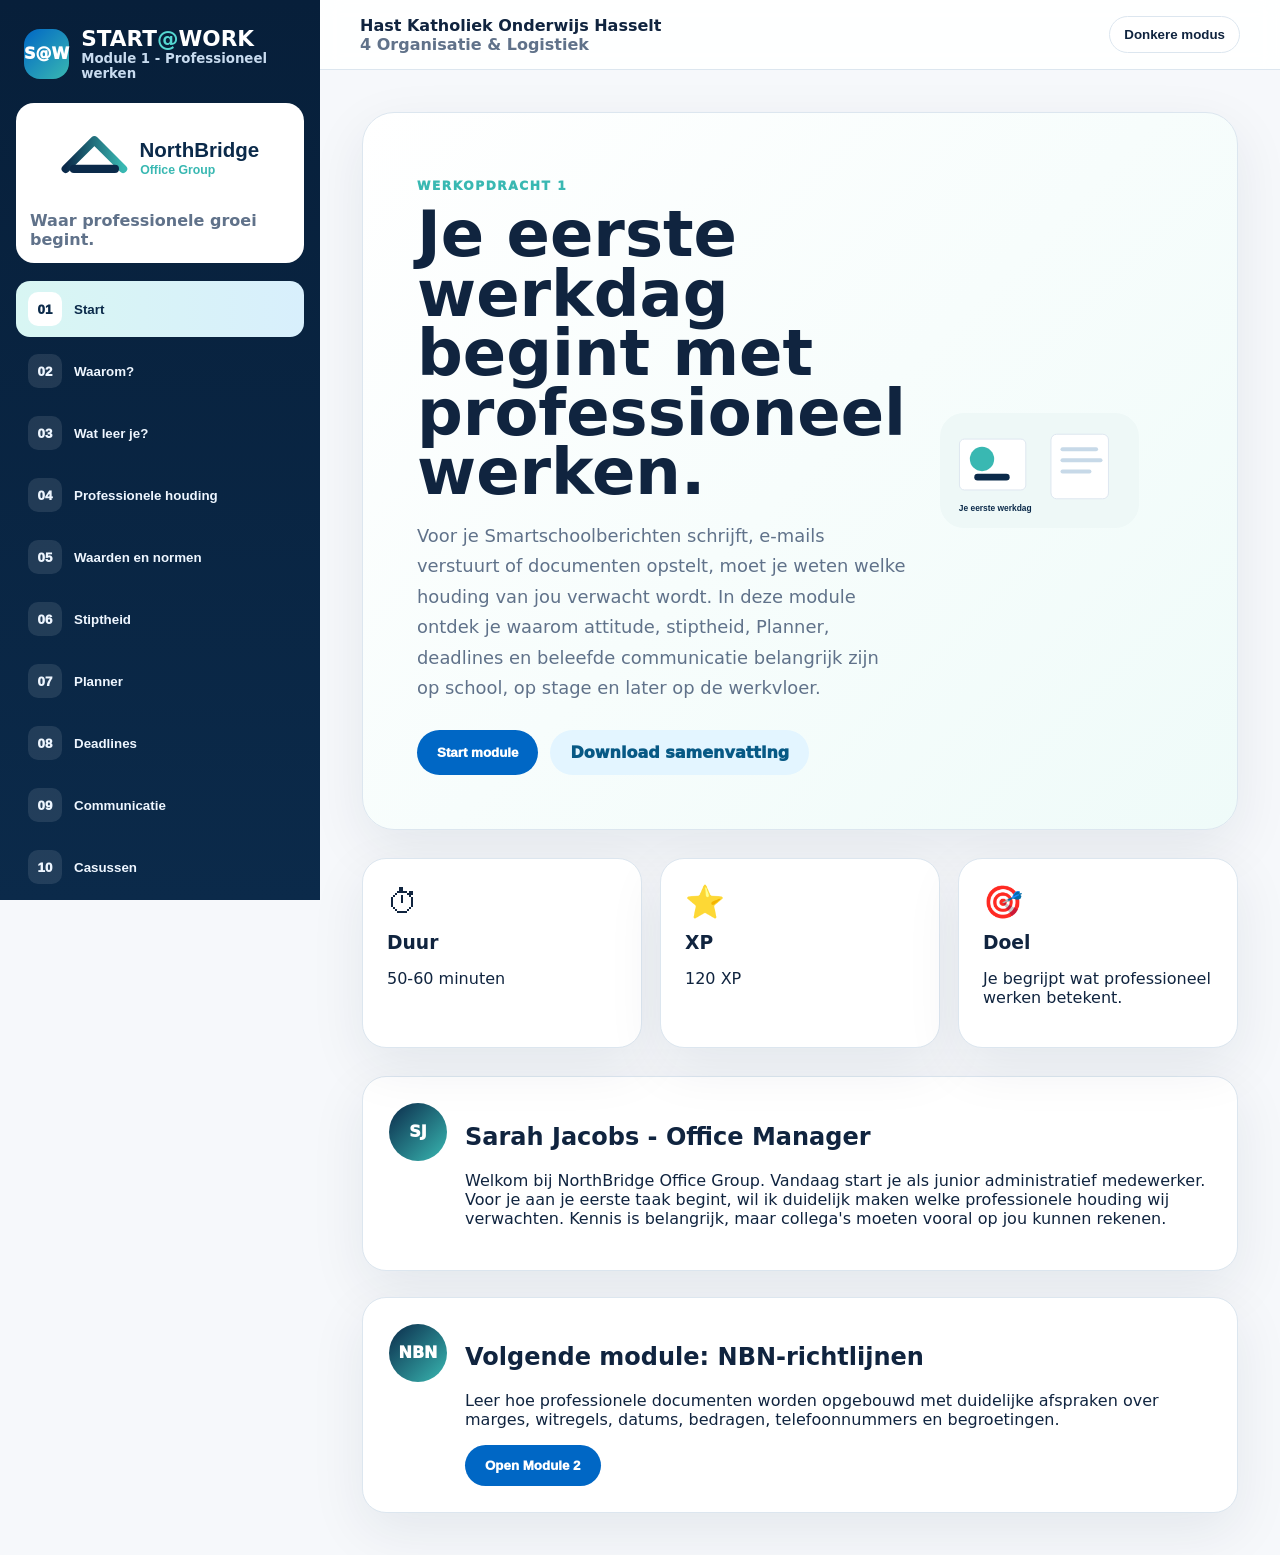
<file: startatwork_v10_1_module2_update_B/index.html>
<!doctype html>
<html lang="nl">
<head>
  <meta charset="utf-8">
  <meta name="viewport" content="width=device-width,initial-scale=1">
  <title>START@WORK - Module 1</title>
  <meta name="description" content="START@WORK Module 1 - Professioneel werken">
  <link rel="icon" href="favicon.svg" type="image/svg+xml">
  <link rel="stylesheet" href="styles.css">
</head>
<body>
  <aside class="sidebar">
    <div class="brand">
      <div class="brand-mark">S@W</div>
      <div><strong>START<span>@</span>WORK</strong><small>Module 1 - Professioneel werken</small></div>
    </div>
    <div class="company"><img src="assets/logos/northbridge-logo.svg" alt="NorthBridge Office Group"><p>Waar professionele groei begint.</p></div>
    <nav>
      <button class="nav active" data-section="dashboard"><span>01</span> Start</button>
      <button class="nav" data-section="why"><span>02</span> Waarom?</button>
      <button class="nav" data-section="goals"><span>03</span> Wat leer je?</button>
      <button class="nav" data-section="attitude"><span>04</span> Professionele houding</button>
      <button class="nav" data-section="values"><span>05</span> Waarden en normen</button>
      <button class="nav" data-section="punctuality"><span>06</span> Stiptheid</button>
      <button class="nav" data-section="planner"><span>07</span> Planner</button>
      <button class="nav" data-section="deadlines"><span>08</span> Deadlines</button>
      <button class="nav" data-section="communication"><span>09</span> Communicatie</button>
      <button class="nav" data-section="cases"><span>10</span> Casussen</button>
      <button class="nav" data-section="reflection"><span>11</span> Reflectie</button>
      <button class="nav" data-section="downloads"><span>12</span> Downloads</button>
      <button class="nav" data-section="curriculum"><span>13</span> Leerplandoelen</button>
      <button class="nav module-sep" data-section="m2-start"><span>14</span> Module 2: NBN</button>
      <button class="nav" data-section="m2-what"><span>15</span> Wat zijn NBN-normen?</button>
      <button class="nav" data-section="m2-why"><span>16</span> Waarom NBN?</button>
      <button class="nav" data-section="m2-layout"><span>17</span> Documentopmaak</button>
      <button class="nav" data-section="m2-notation"><span>18</span> Notaties</button>
      <button class="nav" data-section="m2-examples"><span>19</span> Voorbeelden</button>
      <button class="nav" data-section="m2-lab"><span>20</span> NBN-lab</button>
      <button class="nav" data-section="m2-final"><span>21</span> Eindopdracht</button>
      <button class="nav" data-section="m2-word-task"><span>22</span> Word-opdracht</button>
      <button class="nav" data-section="m2-downloads"><span>23</span> Downloads NBN</button>
    </nav>
    <div class="progress-card"><small>Voortgang module 1</small><div class="progress"><div id="progressBar"></div></div><strong id="progressText">0%</strong></div>
  </aside>

  <main>
    <header class="topbar"><div><strong>Hast Katholiek Onderwijs Hasselt</strong><span>4 Organisatie & Logistiek</span></div><button id="themeToggle">Donkere modus</button></header>

    <section id="dashboard" class="section active">
      <div class="hero">
        <div>
          <p class="eyebrow">Werkopdracht 1</p>
          <h1>Je eerste werkdag begint met professioneel werken.</h1>
          <p class="lead">Voor je Smartschoolberichten schrijft, e-mails verstuurt of documenten opstelt, moet je weten welke houding van jou verwacht wordt. In deze module ontdek je waarom attitude, stiptheid, Planner, deadlines en beleefde communicatie belangrijk zijn op school, op stage en later op de werkvloer.</p>
          <div class="hero-actions"><button class="primary" data-section="why">Start module</button><a class="secondary" href="downloads/module1_professioneel_werken_samenvatting.pdf" download>Download samenvatting</a></div>
        </div>
        <img src="assets/images/office-start.svg" alt="Illustratie eerste werkdag">
      </div>
      <div class="overview-grid">
        <article class="stat-card"><span>⏱</span><h3>Duur</h3><p>50-60 minuten</p></article>
        <article class="stat-card"><span>⭐</span><h3>XP</h3><p>120 XP</p></article>
        <article class="stat-card"><span>🎯</span><h3>Doel</h3><p>Je begrijpt wat professioneel werken betekent.</p></article>
      </div>
      <article class="message-card"><div class="person">SJ</div><div><h2>Sarah Jacobs - Office Manager</h2><p>Welkom bij NorthBridge Office Group. Vandaag start je als junior administratief medewerker. Voor je aan je eerste taak begint, wil ik duidelijk maken welke professionele houding wij verwachten. Kennis is belangrijk, maar collega's moeten vooral op jou kunnen rekenen.</p></div></article>
    <article class="message-card module2-teaser">
        <div class="person">NBN</div>
        <div>
          <h2>Volgende module: NBN-richtlijnen</h2>
          <p>Leer hoe professionele documenten worden opgebouwd met duidelijke afspraken over marges, witregels, datums, bedragen, telefoonnummers en begroetingen.</p>
          <button class="primary" data-section="m2-start">Open Module 2</button>
        </div>
      </article>
    </section>

    <section id="why" class="section"><article class="lesson">
      <p class="eyebrow">Waarom is dit belangrijk?</p><h1>Een goede attitude bepaalt hoe anderen jou ervaren.</h1>
      <p>Wanneer mensen spreken over een professionele houding, denken ze vaak aan beleefd zijn of op tijd komen. Dat klopt, maar professioneel werken gaat verder. Het betekent dat je verantwoordelijkheid neemt voor je eigen werk, afspraken respecteert, respectvol communiceert en begrijpt dat jouw gedrag invloed heeft op anderen.</p>
      <p>In Organisatie & Logistiek bereid je je voor op administratieve en logistieke taken. Daar hoort vakkennis bij, maar ook gedrag dat vertrouwen wekt. Een werkgever wil kunnen rekenen op medewerkers die afspraken nakomen, zelfstandig kunnen plannen en tijdig communiceren wanneer er iets fout loopt.</p>
      <div class="info-row"><div class="info-box employer"><h3>Werkgever aan het woord</h3><p>Een werkgever tolereert herhaald te laat komen meestal niet zomaar. Eerst volgt vaak een gesprek of waarschuwing. Blijft het probleem duren, dan heeft dit invloed op je evaluatie, je stageverslag of zelfs je kans om te blijven werken.</p></div><div class="info-box school"><h3>Campus Hast in de praktijk</h3><p>Op school oefenen we die houding elke dag. Je bent op tijd aanwezig, je laptop is klaar, je Planner is gecontroleerd en je weet wat je moet doen. Zo bouw je gewoontes op die je later nodig hebt op stage en op de werkvloer.</p></div></div>
      <div class="task-card"><h2>Denkvraag</h2><p>Waarom zou een werkgever iemand die vaak te laat komt minder snel vertrouwen, zelfs wanneer die persoon inhoudelijk goed werk levert?</p><textarea placeholder="Schrijf hier je antwoord..."></textarea></div>
    </article></section>

    <section id="goals" class="section"><article class="lesson">
      <p class="eyebrow">Wat ga je leren?</p><h1>Na deze module kan je professioneel gedrag herkennen en toepassen.</h1>
      <ul class="goal-list"><li><span>✓</span>Je kan uitleggen wat professioneel gedrag betekent.</li><li><span>✓</span>Je begrijpt het verschil tussen waarden en normen.</li><li><span>✓</span>Je weet waarom op tijd komen belangrijk is.</li><li><span>✓</span>Je begrijpt waarom je dagelijks je Planner controleert.</li><li><span>✓</span>Je kan uitleggen waarom deadlines bindend zijn.</li><li><span>✓</span>Je weet hoe je correct communiceert bij ziekte of problemen.</li><li><span>✓</span>Je kan professionele keuzes maken in herkenbare situaties.</li></ul>
    </article></section>

    <section id="attitude" class="section"><article class="lesson">
      <p class="eyebrow">Theorie</p><h1>Wat betekent een professionele houding?</h1>
      <p>Een professionele houding betekent dat je laat zien dat je je werk ernstig neemt. Dat merk je aan kleine gewoontes: op tijd komen, je materiaal klaarleggen, beleefd spreken, je Planner gebruiken, taken tijdig indienen en hulp vragen wanneer dat nodig is.</p>
      <p>Professioneel gedrag gaat niet over perfect zijn. Iedereen maakt fouten. Het verschil zit in hoe je met fouten omgaat. Een professionele leerling of medewerker neemt verantwoordelijkheid, communiceert tijdig en zoekt naar een oplossing.</p>
      <div class="comparison"><div><h3>Professioneel</h3><ul><li>Je verwittigt vooraf.</li><li>Je vraagt hulp op tijd.</li><li>Je controleert je werk.</li><li>Je spreekt beleefd.</li></ul></div><div><h3>Niet professioneel</h3><ul><li>Je zegt niets.</li><li>Je wacht tot na de deadline.</li><li>Je levert slordig werk in.</li><li>Je gebruikt spreektaal.</li></ul></div></div>
      <div class="tip"><strong>Veelgemaakte fout:</strong> “Ik dacht dat ik het wel zou onthouden.” Onthouden is geen planning. Zodra je meerdere taken, deadlines en afspraken hebt, heb je een systeem nodig.</div>
    </article></section>

    <section id="values" class="section"><article class="lesson">
      <p class="eyebrow">Waarden en normen</p><h1>Regels bestaan omdat organisaties waarden belangrijk vinden.</h1>
      <p>Een waarde is iets wat een persoon, school of bedrijf belangrijk vindt. Denk aan respect, verantwoordelijkheid, betrouwbaarheid, eerlijkheid, samenwerking en zorgvuldigheid. Waarden zijn vaak abstract: je kan ze niet zomaar afvinken.</p>
      <p>Een norm is een concrete afspraak waarmee je een waarde zichtbaar maakt. Als respect een waarde is, dan is “je laat iemand uitspreken” een norm. Als verantwoordelijkheid een waarde is, dan is “je levert taken op tijd in” een norm.</p>
      <table class="value-table"><tr><th>Waarde</th><th>Norm</th><th>In de klas</th><th>Op stage/werk</th></tr><tr><td>Respect</td><td>Je laat iemand uitspreken.</td><td>Je luistert naar uitleg.</td><td>Je onderbreekt klanten niet.</td></tr><tr><td>Verantwoordelijkheid</td><td>Je levert op tijd in.</td><td>Je volgt deadlines op.</td><td>Je werkt afspraken af.</td></tr><tr><td>Betrouwbaarheid</td><td>Je komt op tijd.</td><td>Je bent klaar bij de start.</td><td>Collega's kunnen op je rekenen.</td></tr><tr><td>Zorgvuldigheid</td><td>Je controleert je werk.</td><td>Je kijkt spelling en opmaak na.</td><td>Je voorkomt fouten in documenten.</td></tr></table>
      <div class="quiz"><h2>Oefening: waarde of norm?</h2><p>Klik telkens op de juiste keuze.</p><div class="quiz-item" data-answer="waarde"><strong>Respect</strong><button>Waarde</button><button>Norm</button><p></p></div><div class="quiz-item" data-answer="norm"><strong>Je komt op tijd naar de les.</strong><button>Waarde</button><button>Norm</button><p></p></div><div class="quiz-item" data-answer="waarde"><strong>Verantwoordelijkheid</strong><button>Waarde</button><button>Norm</button><p></p></div><div class="quiz-item" data-answer="norm"><strong>Je noteert deadlines in je Planner.</strong><button>Waarde</button><button>Norm</button><p></p></div></div>
    </article></section>

    <section id="punctuality" class="section"><article class="lesson">
      <p class="eyebrow">Stiptheid</p><h1>Op tijd zijn betekent klaar zijn om te starten.</h1>
      <p>Op tijd zijn betekent niet dat je op het moment van het belsignaal nog binnenwandelt. Het betekent dat je klaar bent om te starten. Je laptop staat klaar, je Planner is gecontroleerd en je weet wat je nodig hebt.</p>
      <p>Op stage of op het werk kan te laat komen grote gevolgen hebben. Een collega moet jouw taak overnemen, een klant wacht langer of een levering loopt vertraging op. Een werkgever zal dit niet eindeloos tolereren, omdat stiptheid rechtstreeks te maken heeft met betrouwbaarheid.</p>
      <div class="info-row"><div class="info-box employer"><h3>Werkgever</h3><p>Een eerste keer te laat kan gebeuren. Herhaald te laat komen zonder verwittiging leidt vaak tot een gesprek, waarschuwing of negatieve evaluatie. Bij stage kan dit zwaar doorwegen.</p></div><div class="info-box school"><h3>Campus Hast</h3><p>Je bent vóór het belsignaal aanwezig. Je laptop is opgeladen, je materiaal ligt klaar en je kan onmiddellijk meewerken. Zo verlies je geen instructies.</p></div></div>
      <div class="scenario"><h2>Scenario</h2><p>Je komt om 8.34 uur binnen. De les begon om 8.30 uur. Je laptop zit nog in je tas en je vraagt wat de opdracht is.</p><button data-feedback="Je stoort de start van de les, mist instructies en zorgt ervoor dat de leraar moet herhalen. Professioneel zou zijn: vooraf aanwezig zijn, materiaal klaarleggen en onmiddellijk starten.">Wat loopt hier fout?</button><p class="feedback"></p></div>
    </article></section>

    <section id="planner" class="section"><article class="lesson">
      <p class="eyebrow">Planner</p><h1>Je Planner is geen extra taak, maar je werkmiddel.</h1>
      <p>Veel leerlingen denken dat ze opdrachten wel zullen onthouden. Dat lukt misschien wanneer je maar één taak hebt. In Organisatie & Logistiek krijg je echter meerdere opdrachten, deadlines, documenten en afspraken. In het vijfde jaar komt daar stage bij, en bij jaarprojecten werk je vaak met verschillende deeldeadlines.</p>
      <p>Daarom moet je dagelijks je Planner controleren. Je leert niet alleen opdrachten onthouden, maar zelfstandig werk organiseren. Dat is precies wat later ook van jou verwacht wordt op de werkvloer.</p>
      <img class="wide-img" src="assets/images/planner.svg" alt="Planner illustratie">
      <div class="steps"><div><span>1</span><h3>Noteer onmiddellijk</h3><p>Zet een taak of deadline meteen in je Planner.</p></div><div><span>2</span><h3>Controleer dagelijks</h3><p>Kijk elke dag wat nog openstaat.</p></div><div><span>3</span><h3>Werk vooruit</h3><p>Begin niet pas op de avond voor de deadline.</p></div><div><span>4</span><h3>Communiceer vooraf</h3><p>Lukt iets niet? Laat dit vóór de deadline weten.</p></div></div>
      <div class="task-card"><h2>Mini-oefening</h2><p>Je krijgt vrijdag een opdracht die woensdag klaar moet zijn. Noteer hieronder drie stappen die je in je Planner zet.</p><textarea placeholder="1. ...&#10;2. ...&#10;3. ..."></textarea></div>
    </article></section>

    <section id="deadlines" class="section"><article class="lesson">
      <p class="eyebrow">Deadlines</p><h1>Een deadline is een afspraak.</h1>
      <p>Een deadline is niet zomaar een datum. Het is een afspraak tussen jou en de persoon die jouw werk nodig heeft. Wanneer je te laat indient, kan iemand anders misschien niet verder. Daarom zijn deadlines belangrijk in projecten, administratie, logistiek en boekhouding.</p>
      <p>In het vijfde jaar krijg je grotere opdrachten en stages. Daar wordt verwacht dat je zelf opvolgt wat klaar moet zijn. Wie deadlines respecteert, toont verantwoordelijkheid en betrouwbaarheid.</p>
      <img class="wide-img" src="assets/images/deadline.svg" alt="Deadline illustratie">
      <div class="timeline"><div><b>Maandag</b><p>Opdracht gekregen. Je noteert de deadline.</p></div><div><b>Dinsdag</b><p>Je verzamelt informatie.</p></div><div><b>Donderdag</b><p>Je werkt de opdracht af.</p></div><div><b>Vrijdag</b><p>Je controleert en dient in.</p></div></div>
      <div class="tip warning"><strong>Veelgemaakte fout:</strong> wachten tot de avond voor de deadline. Als er dan technisch iets misloopt, heb je geen marge meer om hulp te vragen.</div>
    </article></section>

    <section id="communication" class="section"><article class="lesson">
      <p class="eyebrow">Communicatie</p><h1>Professioneel communiceren betekent tijdig, duidelijk en beleefd communiceren.</h1>
      <p>Wanneer je ziek bent of een probleem hebt, is zwijgen geen professionele keuze. Op school volgen je ouders de afspraken rond afwezigheid. Maar als jij daardoor een opdracht of deadline mist, moet je zelf leren tijdig en beleefd te communiceren via Smartschool.</p>
      <p>Een goed bericht bevat altijd context. De ontvanger moet begrijpen wat er gebeurd is, wat jij al geprobeerd hebt en welke vraag je stelt.</p>
      <div class="message-example good"><h3>Goed voorbeeld</h3><p><strong>Onderwerp:</strong> Probleem bij uploaden opdracht Canva</p><p>Geachte mevrouw</p><p>Ik probeer mijn opdracht in te dienen, maar het uploaden lukt niet. Ik krijg telkens een foutmelding. Ik heb het bestand opnieuw opgeslagen als pdf, maar het probleem blijft bestaan.</p><p>Kan u mij laten weten wat ik best doe?</p><p>Met vriendelijke groet<br>Voornaam Achternaam<br>4 Organisatie & Logistiek</p></div>
      <div class="message-example bad"><h3>Slecht voorbeeld</h3><p>hey<br>het lukt ni<br>wat nu???</p></div>
      <div class="task-card"><h2>Oefening</h2><p>Schrijf een professioneel Smartschoolbericht waarin je meldt dat je ziek bent geweest en vraagt hoe je een gemiste opdracht kan inhalen.</p><textarea placeholder="Onderwerp: ...&#10;&#10;Geachte ..."></textarea></div>
    </article></section>

    <section id="cases" class="section"><article class="lesson">
      <p class="eyebrow">Casussen</p><h1>Wat zou jij doen?</h1>
      <div class="case-grid"><div class="case" data-correct="B"><h3>Casus 1: te laat</h3><p>Je weet dat je door treinvertraging te laat zal zijn op je stage.</p><button>A. Je zegt niets en komt gewoon later binnen.</button><button>B. Je verwittigt zo snel mogelijk volgens de afspraken.</button><button>C. Je stuurt pas 's avonds een bericht.</button><p class="feedback"></p></div><div class="case" data-correct="C"><h3>Casus 2: deadline</h3><p>Je merkt twee dagen voor de deadline dat je opdracht niet zal lukken.</p><button>A. Je wacht af.</button><button>B. Je dient niets in.</button><button>C. Je vraagt tijdig hulp en legt uit wat niet lukt.</button><p class="feedback"></p></div><div class="case" data-correct="A"><h3>Casus 3: Planner</h3><p>Je krijgt een grote opdracht met drie deeldeadlines.</p><button>A. Je noteert elke deeldeadline apart in je Planner.</button><button>B. Je probeert alles te onthouden.</button><button>C. Je wacht tot de leraar het opnieuw zegt.</button><p class="feedback"></p></div></div>
    </article></section>

    <section id="reflection" class="section"><article class="lesson">
      <p class="eyebrow">Reflectie</p><h1>Waar wil jij professioneler in worden?</h1><p>Professioneel werken vraagt oefening. Kies één aandachtspunt voor de komende weken en maak het concreet.</p>
      <div class="reflection-grid"><label><input type="checkbox" class="progress-check"> Stiptheid</label><label><input type="checkbox" class="progress-check"> Planner controleren</label><label><input type="checkbox" class="progress-check"> Deadlines respecteren</label><label><input type="checkbox" class="progress-check"> Beleefd communiceren</label><label><input type="checkbox" class="progress-check"> Zelfstandiger werken</label><label><input type="checkbox" class="progress-check"> Samenwerken</label></div>
      <textarea placeholder="Mijn concrete actie voor deze week is..."></textarea>
    </article></section>

    <section id="downloads" class="section"><article class="lesson"><p class="eyebrow">Downloads</p><h1>Downloadcentrum module 1</h1><div id="downloadGrid" class="download-grid"></div></article></section>
    <section id="curriculum" class="section"><article class="lesson"><p class="eyebrow">Leerkrachtenmodus</p><h1>Leerplandoelkoppelingen</h1><div id="curriculumGrid" class="curriculum-grid"></div></article></section>

    <section id="m2-start" class="section">
      <div class="hero">
        <div>
          <p class="eyebrow">Module 2</p>
          <h1>NBN-richtlijnen voor professionele communicatie.</h1>
          <p class="lead">Voor je Smartschoolberichten, e-mails of zakelijke brieven opstelt, heb je een basis nodig: duidelijke afspraken over opmaak, notatie, structuur en witruimte.</p>
          <div class="hero-actions">
            <button class="primary" data-section="m2-what">Start module 2</button>
            <a class="secondary" href="downloads/module2/module2_nbn_samenvatting.pdf" download>Download samenvatting</a>
          </div>
        </div>
        <img src="assets/images/nbn-documents.svg" alt="NBN documenten">
      </div>
      <article class="message-card">
        <div class="person">SJ</div>
        <div><h2>Sarah Jacobs - Office Manager</h2><p>Binnen NorthBridge Office Group willen we dat elk document professioneel, duidelijk en herkenbaar is. Daarom gebruiken we vaste richtlijnen.</p></div>
      </article>
    </section>

    <section id="m2-what" class="section"><article class="lesson">
      <p class="eyebrow">Theorie</p><h1>Wat zijn NBN-richtlijnen?</h1>
      <p>NBN-richtlijnen zijn afspraken die helpen om documenten duidelijk, consequent en professioneel op te stellen. Ze bepalen niet wat je inhoudelijk moet zeggen, maar wel hoe je je boodschap helder en verzorgd presenteert.</p>
      <p>In administratie en logistiek werk je met berichten, brieven, bestelbonnen, offertes, leveringsbonnen, facturen en interne documenten. Als iedereen die documenten anders opstelt, wordt samenwerken moeilijker.</p>
      <div class="info-row"><div class="info-box employer"><h3>Werkgever</h3><p>Een slordig document kan onprofessioneel overkomen, zelfs wanneer de inhoud juist is. Correcte opmaak toont zorgvuldigheid.</p></div><div class="info-box school"><h3>Campus Hast</h3><p>Je leert deze afspraken nu al toepassen zodat ze later op stage vanzelfsprekend worden.</p></div></div>
    </article></section>

    <section id="m2-why" class="section"><article class="lesson">
      <p class="eyebrow">Waarom?</p><h1>Waarom gebruikt een bedrijf vaste normen?</h1>
      <p>Een organisatie wil dat documenten snel herkenbaar, duidelijk en betrouwbaar zijn. Vaste normen zorgen ervoor dat de ontvanger sneller onderwerp, afzender, kern en bijlagen vindt.</p>
      <div class="comparison"><div><h3>Met normen</h3><ul><li>Documenten zijn herkenbaar.</li><li>Informatie is snel vindbaar.</li><li>Er zijn minder fouten.</li><li>Je oogt professioneel.</li></ul></div><div><h3>Zonder normen</h3><ul><li>Iedereen werkt anders.</li><li>Documenten ogen rommelig.</li><li>Belangrijke info ontbreekt sneller.</li><li>De ontvanger twijfelt sneller.</li></ul></div></div>
    </article></section>

    <section id="m2-layout" class="section"><article class="lesson">
      <p class="eyebrow">Documentopmaak</p><h1>Professionele documenten hebben rust, structuur en witruimte.</h1>
      <p>Documentopmaak bepaalt hoe gemakkelijk een tekst gelezen wordt. Marges, witregels, alinea's en uitlijning lijken details, maar ze maken een groot verschil. Een professioneel document ziet er rustig uit en helpt de lezer om snel de juiste informatie te vinden.</p>

      <div class="margin-visuals">
        <div>
          <h2>Standaarddocument</h2>
          <img class="wide-img compact-img" src="assets/images/margins.svg" alt="Standaardmarges 2 cm">
          <p>Voor gewone documenten gebruik je standaard <strong>2 cm aan alle zijden</strong>.</p>
        </div>
        <div>
          <h2>Zakelijke brief</h2>
          <img class="wide-img compact-img" src="assets/images/briefmarges.svg" alt="Briefmarges met linkermarge 3,3 cm">
          <p>Voor een zakelijke brief gebruik je links <strong>3,3 cm</strong> en aan de andere zijden <strong>2 cm</strong>.</p>
        </div>
      </div>

      <div class="steps"><div><span>1</span><h3>Marges</h3><p>Andere documenten: 2 cm aan alle zijden.</p></div><div><span>2</span><h3>Briefmarges</h3><p>Zakelijke brief: links 3,3 cm, andere zijden 2 cm.</p></div><div><span>3</span><h3>Witregels</h3><p>Tussen begroeting, kern, slot en handtekening.</p></div><div><span>4</span><h3>Structuur</h3><p>Onderwerp, inleiding, kern, slot en bijlage.</p></div></div>

      <div class="address-block">
        <h2>Adresnotatie</h2>
        <p>Een adres noteer je volledig en overzichtelijk. De woonplaats schrijf je in hoofdletters. Bij internationale adressen voeg je onderaan het land toe.</p>
        <div class="address-example">
          <p>Voornaam Achternaam<br>Bedrijfsnaam<br>Straat en nummer<br>Postcode en WOONPLAATS<br>Land</p>
        </div>
        <div class="info-row">
          <div class="info-box school"><h3>Voorbeeld persoon</h3><p>Kaat Janssens<br>Leuvensesteenweg 44<br>1800 VILVOORDE<br>België</p></div>
          <div class="info-box employer"><h3>Voorbeeld bedrijf</h3><p>Reizen Delmonte<br>Brouckèreplein 6<br>1000 BRUSSEL<br>België</p></div>
        </div>
      </div>
    </article></section>

    <section id="m2-notation" class="section"><article class="lesson">
      <p class="eyebrow">Notaties</p><h1>Correct noteren voorkomt verwarring.</h1>
      <table class="value-table"><tr><th>Onderdeel</th><th>Correct</th><th>Niet correct</th><th>Waarom?</th></tr><tr><td>Datum</td><td>20 juli 2009</td><td>20/07/09</td><td>Volledig en duidelijk.</td></tr><tr><td>Bedrag</td><td>€ 123,45</td><td>€123.45</td><td>Spatie en komma.</td></tr><tr><td>Telefoon</td><td>tel. 011 15 42 85</td><td>011154285</td><td>Leesbaar door groepering.</td></tr><tr><td>Gsm</td><td>gsm 0478 90 14 15</td><td>0478/90.14.15</td><td>Professionele notatie.</td></tr><tr><td>Begroeting</td><td>Geachte mevrouw</td><td>Geachte mevrouw,</td><td>Geen leesteken.</td></tr></table>
    </article></section>

    <section id="m2-examples" class="section"><article class="lesson">
      <p class="eyebrow">Praktijkvoorbeelden</p><h1>Voorbeeldbrieven en e-mails.</h1>
      <p>Bekijk de aangeleverde voorbeelden. Let op adresblok, datum, onderwerp, begroeting, witregels, kern, slotformule, handtekening en bijlage.</p>
      <div class="example-doc-grid">
        <article class="doc-card"><h2>Voorbeeldbrief</h2><p>Brief aan Reizen Delmonte.</p><a href="downloads/module2/voorbeeldbrief_reis_oostenrijk.pdf" target="_blank">Open voorbeeld</a></article>
        <article class="doc-card"><h2>E-mail 1</h2><p>Vraag over bestelling van cd 'Happy Face'.</p><a href="downloads/module2/voorbeeldmail_bestelling_happy_face.pdf" target="_blank">Open voorbeeld</a></article>
        <article class="doc-card"><h2>E-mail 2</h2><p>Antwoord van Platenhuis.</p><a href="downloads/module2/voorbeeldmail_antwoord_platenhuis.pdf" target="_blank">Open voorbeeld</a></article>
        <article class="doc-card"><h2>E-mail 3</h2><p>Afsluiting van de conversatie.</p><a href="downloads/module2/voorbeeldmail_afsluiting_conversatie.pdf" target="_blank">Open voorbeeld</a></article>
      </div>
    </article></section>

    <section id="m2-lab" class="section"><article class="lesson">
      <p class="eyebrow">NBN-lab</p><h1>Oefen met meerkeuzevragen.</h1>
      <p>Lees elke vraag aandachtig en duid het correcte antwoord aan. Nadien controleer je je score. Bij sommige vragen lijken meerdere antwoorden op elkaar: let dus op spaties, komma's, hoofdletters en leestekens.</p>
      <img class="wide-img" src="assets/images/nbn-lab.svg" alt="NBN lab">

      <div class="nbn-mcq" data-correct="20 juli 2009">
        <h2>1. Welke datumnotatie is correct?</h2>
        <label><input type="radio" name="q1" value="20/07/09"> 20/07/09</label>
        <label><input type="radio" name="q1" value="20 juli 2009"> 20 juli 2009</label>
        <label><input type="radio" name="q1" value="20-07-2009"> 20-07-2009</label>
        <label><input type="radio" name="q1" value="20 JULI 2009"> 20 JULI 2009</label>
      </div>

      <div class="nbn-mcq" data-correct="€ 123,45">
        <h2>2. Welke bedragnotatie is correct?</h2>
        <label><input type="radio" name="q2" value="€123.45"> €123.45</label>
        <label><input type="radio" name="q2" value="€ 123,45"> € 123,45</label>
        <label><input type="radio" name="q2" value="123.45 euro"> 123.45 euro</label>
        <label><input type="radio" name="q2" value="€123,45"> €123,45</label>
      </div>

      <div class="nbn-mcq" data-correct="gsm 0478 90 14 15">
        <h2>3. Welke gsm-notatie is correct?</h2>
        <label><input type="radio" name="q3" value="0478901415"> 0478901415</label>
        <label><input type="radio" name="q3" value="0478/90.14.15"> 0478/90.14.15</label>
        <label><input type="radio" name="q3" value="gsm 0478 90 14 15"> gsm 0478 90 14 15</label>
        <label><input type="radio" name="q3" value="GSM: 0478-90-14-15"> GSM: 0478-90-14-15</label>
      </div>

      <div class="nbn-mcq" data-correct="Geachte mevrouw">
        <h2>4. Welke begroeting is correct?</h2>
        <label><input type="radio" name="q4" value="Geachte mevrouw,"> Geachte mevrouw,</label>
        <label><input type="radio" name="q4" value="Geachte mevrouw"> Geachte mevrouw</label>
        <label><input type="radio" name="q4" value="Geachte mevrouw."> Geachte mevrouw.</label>
        <label><input type="radio" name="q4" value="Beste mevrouw,"> Beste mevrouw,</label>
      </div>

      <div class="nbn-mcq" data-correct="3500 HASSELT">
        <h2>5. Welke woonplaatsnotatie is correct?</h2>
        <label><input type="radio" name="q5" value="3500 Hasselt"> 3500 Hasselt</label>
        <label><input type="radio" name="q5" value="3500 HASSELT"> 3500 HASSELT</label>
        <label><input type="radio" name="q5" value="B-3500 Hasselt"> B-3500 Hasselt</label>
        <label><input type="radio" name="q5" value="Hasselt 3500"> Hasselt 3500</label>
      </div>

      <button class="primary" id="checkNbnLab">Controleer mijn antwoorden</button>
      <p id="nbnLabResult" class="feedback"></p>
    </article></section>

    <section id="m2-final" class="section"><article class="lesson">
      <p class="eyebrow">Eindopdracht</p><h1>Je gaat nu zelf een zakelijke brief opstellen.</h1>
      <p>Je hebt de NBN-richtlijnen geoefend. Nu pas je ze toe in Microsoft Word. In de volgende stap krijg je een volledige werkopdracht met casus, stappenplan, opslaginstructies en Smartschool-indiening.</p>
      <button class="primary" data-section="m2-word-task">Open de Word-opdracht</button>
    </article></section>

    
    <section id="m2-word-task" class="section"><article class="lesson">
      <p class="eyebrow">Werkopdracht</p>
      <h1>Stel een eenvoudige zakelijke brief op in Microsoft Word.</h1>
      <p>Je voert deze opdracht uit alsof je net gestart bent bij NorthBridge Office Group. Je werkt nauwkeurig, volgt het stappenplan en dient je bestand correct in via Smartschool.</p>

      <div class="message-card task-message">
        <div class="person">SJ</div>
        <div>
          <h2>Nieuwe opdracht van Sarah Jacobs</h2>
          <p>Welkom bij NorthBridge Office Group. De dienst Personeel wil voor elke nieuwe medewerker een korte professionele voorstelling bewaren in het personeelsdossier. Stel daarom een zakelijke brief op waarin je jezelf voorstelt en uitlegt waarom je graag in een administratieve omgeving wil werken.</p>
        </div>
      </div>

      <div class="task-card">
        <h2>Casus</h2>
        <p>Je schrijft een brief aan de personeelsdienst van NorthBridge Office Group. In je brief:</p>
        <ul>
          <li>stel je jezelf kort voor;</li>
          <li>vermeld je dat je 4 Organisatie & Logistiek volgt;</li>
          <li>leg je uit waarom professioneel en administratief werken belangrijk is;</li>
          <li>geef je aan dat je uitkijkt naar een toekomstige stage in het 5e jaar;</li>
          <li>bedank je voor de warme ontvangst.</li>
        </ul>
      </div>

      <div class="address-block">
        <h2>Adres van de ontvanger</h2>
        <div class="address-example">
          <p>NorthBridge Office Group<br>Dienst Personeel<br>Stationsstraat 18<br>3500 HASSELT<br>België</p>
        </div>
      </div>

      <div class="word-steps">
        <h2>Stappenplan in Microsoft Word</h2>
        <img class="wide-img" src="assets/images/word-brief.svg" alt="Microsoft Word brief">
        <div class="steps-list">
          <article><span>1</span><h3>Open Word</h3><p>Open Microsoft Word en kies <strong>Leeg document</strong>.</p></article>
          <article><span>2</span><h3>Stel de marges in</h3><p>Ga naar <strong>Indeling → Marges → Aangepaste marges</strong>. Stel in: boven 2 cm, onder 2 cm, rechts 2 cm en links 3,3 cm.</p></article>
          <article><span>3</span><h3>Kies het lettertype</h3><p>Gebruik <strong>Arial</strong>, lettergrootte <strong>11 pt</strong>.</p></article>
          <article><span>4</span><h3>Kleur en uitlijning</h3><p>Gebruik tekstkleur <strong>Automatisch/zwart</strong>. Lijn de tekst <strong>links</strong> uit. Niet centreren en niet uitvullen.</p></article>
          <article><span>5</span><h3>Regelafstand</h3><p>Gebruik regelafstand <strong>1,15</strong>.</p></article>
          <article><span>6</span><h3>Adresblok</h3><p>Typ het adres van de ontvanger exact over. Gebruik hoofdletters voor de woonplaats.</p></article>
          <article><span>7</span><h3>Datum</h3><p>Noteer de datum volledig, bijvoorbeeld: <strong>Hasselt, 5 juli 2026</strong>.</p></article>
          <article><span>8</span><h3>Onderwerp</h3><p>Schrijf een duidelijke onderwerpregel, bijvoorbeeld: <strong>Voorstelling nieuwe administratieve medewerker</strong>.</p></article>
          <article><span>9</span><h3>Begroeting</h3><p>Gebruik: <strong>Geachte mevrouw</strong>. Plaats geen komma of ander leesteken na de begroeting.</p></article>
          <article><span>10</span><h3>Schrijf de brief</h3><p>Gebruik meerdere alinea's en witregels. Schrijf volledige zinnen en verzorg je taal.</p></article>
          <article><span>11</span><h3>Slotformule</h3><p>Sluit af met <strong>Met vriendelijke groeten</strong> en daaronder je voornaam en naam.</p></article>
          <article><span>12</span><h3>Controleer</h3><p>Lees alles na: marges, datum, onderwerp, begroeting, witregels, spelling en naam.</p></article>
        </div>
      </div>

      <div class="save-flow">
        <h2>Opslaan in OneDrive</h2>
        <img class="wide-img" src="assets/images/onedrive-flow.svg" alt="OneDrive opslag">
        <p>Sla je brief op in <strong>OneDrive</strong> in de map <strong>Organisatie en Project</strong>.</p>
        <div class="filename-box">
          <h3>Bestandsnaam</h3>
          <p>Gebruik altijd deze structuur:</p>
          <code>JJJJMMDD_VoornaamNaam_NaamVanDeOpdracht</code>
          <p>Voorbeeld:</p>
          <code>20260705_GuustDeveux_BriefNBNNormen</code>
        </div>
        <p><strong>Let op:</strong> gebruik geen spaties en geen speciale tekens. Word voegt de extensie .docx automatisch toe.</p>
      </div>

      <div class="smartschool-flow">
        <h2>Indienen via Smartschool</h2>
        <img class="wide-img" src="assets/images/smartschool-upload.svg" alt="Smartschool uploadzone">
        <ol>
          <li>Open Smartschool.</li>
          <li>Ga naar de juiste opdracht.</li>
          <li>De leerkracht noteert de correcte uploadzone op het bord.</li>
          <li>Klik op <strong>Bestand toevoegen</strong>.</li>
          <li>Selecteer je Word-document uit OneDrive.</li>
          <li>Controleer of je het juiste bestand hebt gekozen.</li>
          <li>Klik op <strong>Indienen</strong>.</li>
        </ol>
      </div>

      <div class="rubric-card">
        <h2>Beoordelingsrubriek</h2>
        <table class="value-table">
          <tr><th>Onderdeel</th><th>Punten</th></tr>
          <tr><td>Marges correct ingesteld</td><td>2</td></tr>
          <tr><td>Arial 11 pt, zwarte tekst, links uitgelijnd</td><td>2</td></tr>
          <tr><td>Adresblok en datum correct</td><td>3</td></tr>
          <tr><td>Onderwerp en begroeting correct</td><td>2</td></tr>
          <tr><td>Inhoud duidelijk en professioneel</td><td>4</td></tr>
          <tr><td>Witregels, slotformule en naam</td><td>3</td></tr>
          <tr><td>Correct opgeslagen in OneDrive</td><td>2</td></tr>
          <tr><td>Correct ingediend via Smartschool</td><td>2</td></tr>
        </table>
      </div>

      <div class="download-grid one-download">
        <article class="download-card">
          <h2>Checklist werkopdracht</h2>
          <p>Gebruik deze checklist tijdens het schrijven van je brief.</p>
          <a href="downloads/module2/module2_werkopdracht_brief_checklist.pdf" download>Download checklist</a>
        </article>
      </div>
    </article></section>

    <section id="m2-downloads" class="section"><article class="lesson">
      <p class="eyebrow">Downloads</p><h1>Downloadcentrum Module 2</h1>
      <div id="module2DownloadGrid" class="download-grid"></div>
    </article></section>

  </main>
  <script src="app.js"></script>
</body>
</html>
</file>
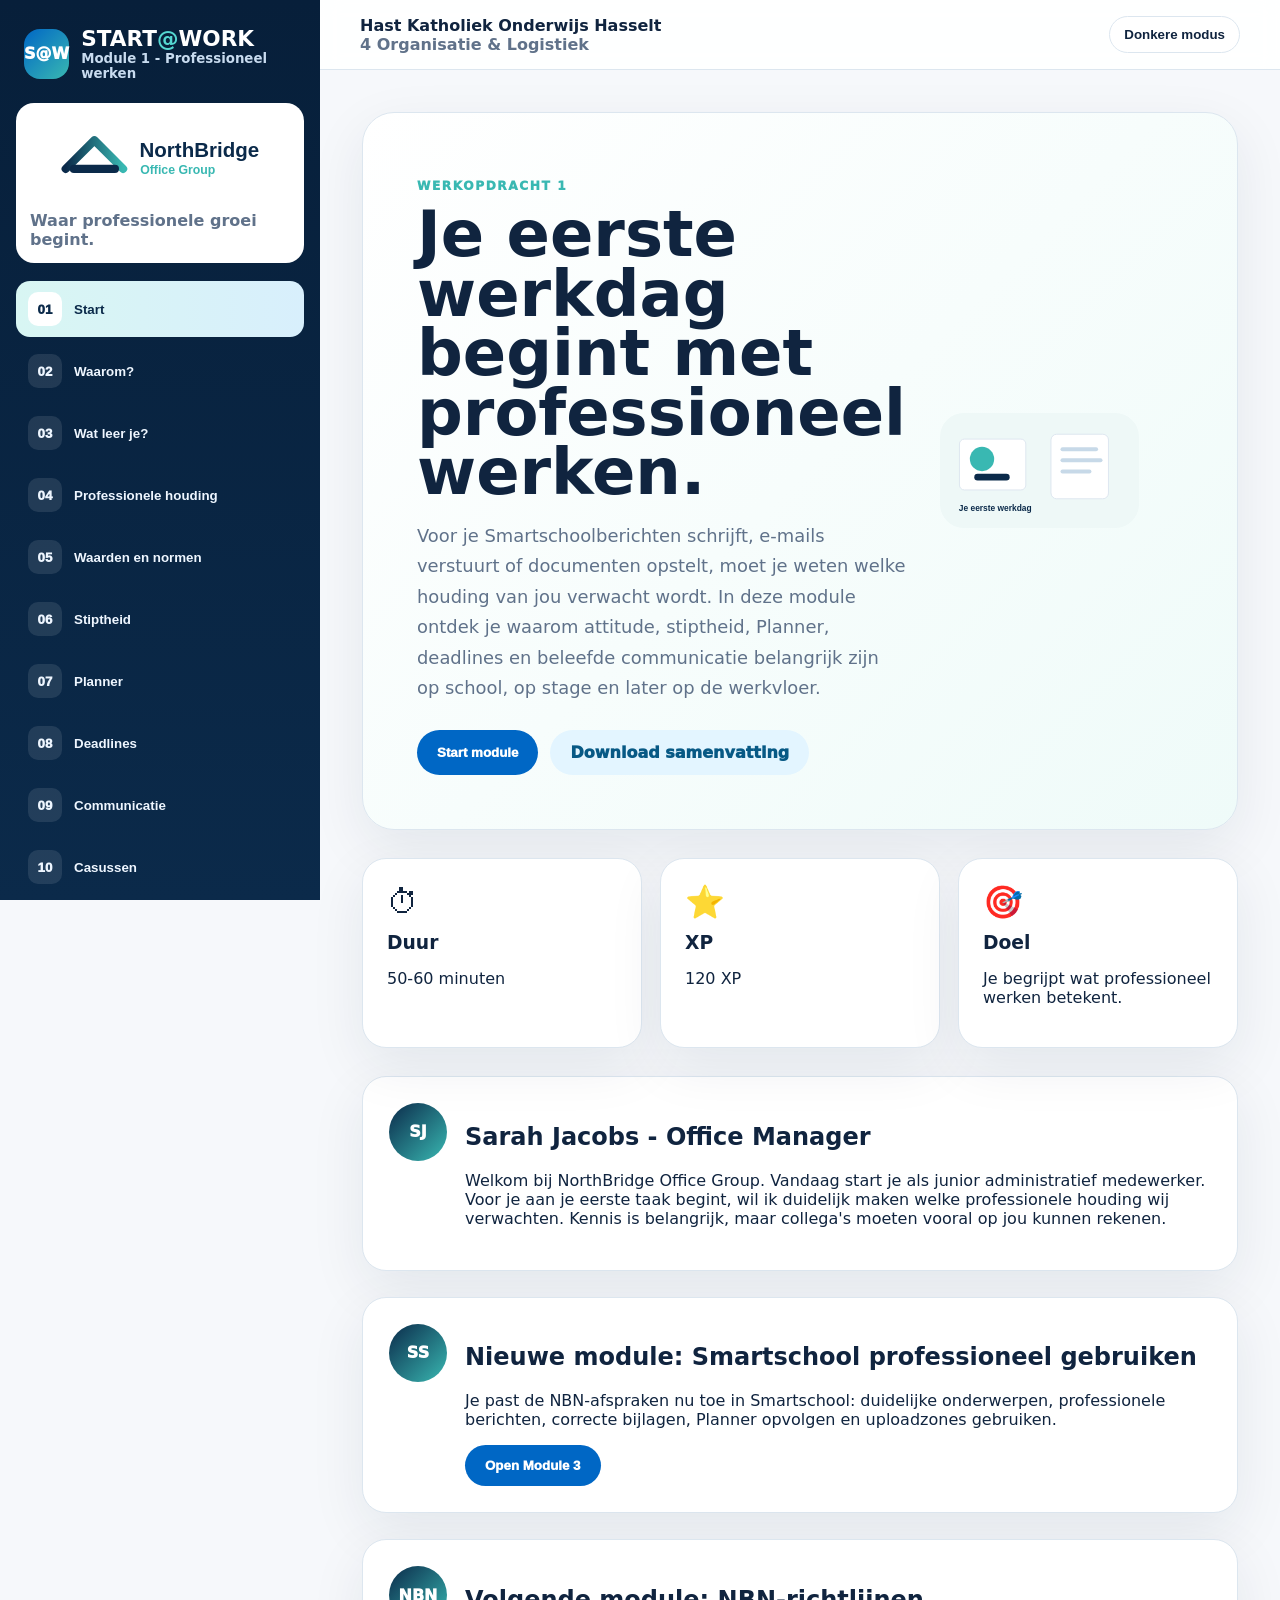
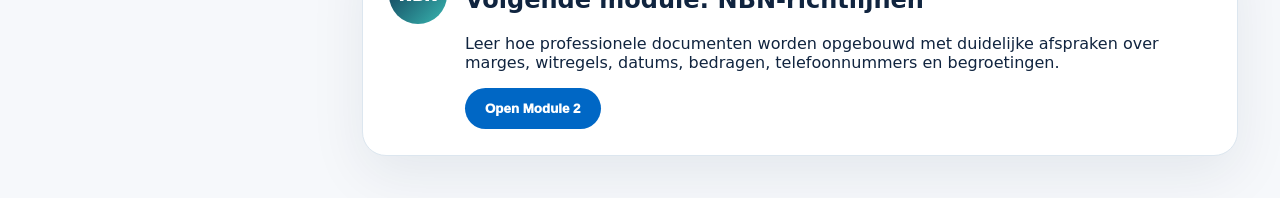
<file: startatwork_v10_2_module3_smartschool/index.html>
<!doctype html>
<html lang="nl">
<head>
  <meta charset="utf-8">
  <meta name="viewport" content="width=device-width,initial-scale=1">
  <title>START@WORK - Module 1</title>
  <meta name="description" content="START@WORK Module 1 - Professioneel werken">
  <link rel="icon" href="favicon.svg" type="image/svg+xml">
  <link rel="stylesheet" href="styles.css">
</head>
<body>
  <aside class="sidebar">
    <div class="brand">
      <div class="brand-mark">S@W</div>
      <div><strong>START<span>@</span>WORK</strong><small>Module 1 - Professioneel werken</small></div>
    </div>
    <div class="company"><img src="assets/logos/northbridge-logo.svg" alt="NorthBridge Office Group"><p>Waar professionele groei begint.</p></div>
    <nav>
      <button class="nav active" data-section="dashboard"><span>01</span> Start</button>
      <button class="nav" data-section="why"><span>02</span> Waarom?</button>
      <button class="nav" data-section="goals"><span>03</span> Wat leer je?</button>
      <button class="nav" data-section="attitude"><span>04</span> Professionele houding</button>
      <button class="nav" data-section="values"><span>05</span> Waarden en normen</button>
      <button class="nav" data-section="punctuality"><span>06</span> Stiptheid</button>
      <button class="nav" data-section="planner"><span>07</span> Planner</button>
      <button class="nav" data-section="deadlines"><span>08</span> Deadlines</button>
      <button class="nav" data-section="communication"><span>09</span> Communicatie</button>
      <button class="nav" data-section="cases"><span>10</span> Casussen</button>
      <button class="nav" data-section="reflection"><span>11</span> Reflectie</button>
      <button class="nav" data-section="downloads"><span>12</span> Downloads</button>
      <button class="nav" data-section="curriculum"><span>13</span> Leerplandoelen</button>
      <button class="nav module-sep" data-section="m2-start"><span>14</span> Module 2: NBN</button>
      <button class="nav" data-section="m2-what"><span>15</span> Wat zijn NBN-normen?</button>
      <button class="nav" data-section="m2-why"><span>16</span> Waarom NBN?</button>
      <button class="nav" data-section="m2-layout"><span>17</span> Documentopmaak</button>
      <button class="nav" data-section="m2-notation"><span>18</span> Notaties</button>
      <button class="nav" data-section="m2-examples"><span>19</span> Voorbeelden</button>
      <button class="nav" data-section="m2-lab"><span>20</span> NBN-lab</button>
      <button class="nav" data-section="m2-final"><span>21</span> Eindopdracht</button>
      <button class="nav" data-section="m2-word-task"><span>22</span> Word-opdracht</button>
      <button class="nav" data-section="m2-downloads"><span>23</span> Downloads NBN</button>
      <button class="nav module-sep" data-section="m3-start"><span>24</span> Module 3: Smartschool</button>
      <button class="nav" data-section="m3-why"><span>25</span> Waarom Smartschool?</button>
      <button class="nav" data-section="m3-structure"><span>26</span> Berichtstructuur</button>
      <button class="nav" data-section="m3-simulator"><span>27</span> Simulator</button>
      <button class="nav" data-section="m3-attachments"><span>28</span> Bijlagen & uploadzone</button>
      <button class="nav" data-section="m3-planner"><span>29</span> Planner</button>
      <button class="nav" data-section="m3-lab"><span>30</span> Smartschool-lab</button>
      <button class="nav" data-section="m3-final"><span>31</span> Eindopdracht</button>
      <button class="nav" data-section="m3-downloads"><span>32</span> Downloads Smartschool</button>
    </nav>
    <div class="progress-card"><small>Voortgang module 1</small><div class="progress"><div id="progressBar"></div></div><strong id="progressText">0%</strong></div>
  </aside>

  <main>
    <header class="topbar"><div><strong>Hast Katholiek Onderwijs Hasselt</strong><span>4 Organisatie & Logistiek</span></div><button id="themeToggle">Donkere modus</button></header>

    <section id="dashboard" class="section active">
      <div class="hero">
        <div>
          <p class="eyebrow">Werkopdracht 1</p>
          <h1>Je eerste werkdag begint met professioneel werken.</h1>
          <p class="lead">Voor je Smartschoolberichten schrijft, e-mails verstuurt of documenten opstelt, moet je weten welke houding van jou verwacht wordt. In deze module ontdek je waarom attitude, stiptheid, Planner, deadlines en beleefde communicatie belangrijk zijn op school, op stage en later op de werkvloer.</p>
          <div class="hero-actions"><button class="primary" data-section="why">Start module</button><a class="secondary" href="downloads/module1_professioneel_werken_samenvatting.pdf" download>Download samenvatting</a></div>
        </div>
        <img src="assets/images/office-start.svg" alt="Illustratie eerste werkdag">
      </div>
      <div class="overview-grid">
        <article class="stat-card"><span>⏱</span><h3>Duur</h3><p>50-60 minuten</p></article>
        <article class="stat-card"><span>⭐</span><h3>XP</h3><p>120 XP</p></article>
        <article class="stat-card"><span>🎯</span><h3>Doel</h3><p>Je begrijpt wat professioneel werken betekent.</p></article>
      </div>
      <article class="message-card"><div class="person">SJ</div><div><h2>Sarah Jacobs - Office Manager</h2><p>Welkom bij NorthBridge Office Group. Vandaag start je als junior administratief medewerker. Voor je aan je eerste taak begint, wil ik duidelijk maken welke professionele houding wij verwachten. Kennis is belangrijk, maar collega's moeten vooral op jou kunnen rekenen.</p></div></article>
    <article class="message-card module3-teaser">
        <div class="person">SS</div>
        <div>
          <h2>Nieuwe module: Smartschool professioneel gebruiken</h2>
          <p>Je past de NBN-afspraken nu toe in Smartschool: duidelijke onderwerpen, professionele berichten, correcte bijlagen, Planner opvolgen en uploadzones gebruiken.</p>
          <button class="primary" data-section="m3-start">Open Module 3</button>
        </div>
      </article>
      <article class="message-card module2-teaser">
        <div class="person">NBN</div>
        <div>
          <h2>Volgende module: NBN-richtlijnen</h2>
          <p>Leer hoe professionele documenten worden opgebouwd met duidelijke afspraken over marges, witregels, datums, bedragen, telefoonnummers en begroetingen.</p>
          <button class="primary" data-section="m2-start">Open Module 2</button>
        </div>
      </article>
    </section>

    <section id="why" class="section"><article class="lesson">
      <p class="eyebrow">Waarom is dit belangrijk?</p><h1>Een goede attitude bepaalt hoe anderen jou ervaren.</h1>
      <p>Wanneer mensen spreken over een professionele houding, denken ze vaak aan beleefd zijn of op tijd komen. Dat klopt, maar professioneel werken gaat verder. Het betekent dat je verantwoordelijkheid neemt voor je eigen werk, afspraken respecteert, respectvol communiceert en begrijpt dat jouw gedrag invloed heeft op anderen.</p>
      <p>In Organisatie & Logistiek bereid je je voor op administratieve en logistieke taken. Daar hoort vakkennis bij, maar ook gedrag dat vertrouwen wekt. Een werkgever wil kunnen rekenen op medewerkers die afspraken nakomen, zelfstandig kunnen plannen en tijdig communiceren wanneer er iets fout loopt.</p>
      <div class="info-row"><div class="info-box employer"><h3>Werkgever aan het woord</h3><p>Een werkgever tolereert herhaald te laat komen meestal niet zomaar. Eerst volgt vaak een gesprek of waarschuwing. Blijft het probleem duren, dan heeft dit invloed op je evaluatie, je stageverslag of zelfs je kans om te blijven werken.</p></div><div class="info-box school"><h3>Campus Hast in de praktijk</h3><p>Op school oefenen we die houding elke dag. Je bent op tijd aanwezig, je laptop is klaar, je Planner is gecontroleerd en je weet wat je moet doen. Zo bouw je gewoontes op die je later nodig hebt op stage en op de werkvloer.</p></div></div>
      <div class="task-card"><h2>Denkvraag</h2><p>Waarom zou een werkgever iemand die vaak te laat komt minder snel vertrouwen, zelfs wanneer die persoon inhoudelijk goed werk levert?</p><textarea placeholder="Schrijf hier je antwoord..."></textarea></div>
    </article></section>

    <section id="goals" class="section"><article class="lesson">
      <p class="eyebrow">Wat ga je leren?</p><h1>Na deze module kan je professioneel gedrag herkennen en toepassen.</h1>
      <ul class="goal-list"><li><span>✓</span>Je kan uitleggen wat professioneel gedrag betekent.</li><li><span>✓</span>Je begrijpt het verschil tussen waarden en normen.</li><li><span>✓</span>Je weet waarom op tijd komen belangrijk is.</li><li><span>✓</span>Je begrijpt waarom je dagelijks je Planner controleert.</li><li><span>✓</span>Je kan uitleggen waarom deadlines bindend zijn.</li><li><span>✓</span>Je weet hoe je correct communiceert bij ziekte of problemen.</li><li><span>✓</span>Je kan professionele keuzes maken in herkenbare situaties.</li></ul>
    </article></section>

    <section id="attitude" class="section"><article class="lesson">
      <p class="eyebrow">Theorie</p><h1>Wat betekent een professionele houding?</h1>
      <p>Een professionele houding betekent dat je laat zien dat je je werk ernstig neemt. Dat merk je aan kleine gewoontes: op tijd komen, je materiaal klaarleggen, beleefd spreken, je Planner gebruiken, taken tijdig indienen en hulp vragen wanneer dat nodig is.</p>
      <p>Professioneel gedrag gaat niet over perfect zijn. Iedereen maakt fouten. Het verschil zit in hoe je met fouten omgaat. Een professionele leerling of medewerker neemt verantwoordelijkheid, communiceert tijdig en zoekt naar een oplossing.</p>
      <div class="comparison"><div><h3>Professioneel</h3><ul><li>Je verwittigt vooraf.</li><li>Je vraagt hulp op tijd.</li><li>Je controleert je werk.</li><li>Je spreekt beleefd.</li></ul></div><div><h3>Niet professioneel</h3><ul><li>Je zegt niets.</li><li>Je wacht tot na de deadline.</li><li>Je levert slordig werk in.</li><li>Je gebruikt spreektaal.</li></ul></div></div>
      <div class="tip"><strong>Veelgemaakte fout:</strong> “Ik dacht dat ik het wel zou onthouden.” Onthouden is geen planning. Zodra je meerdere taken, deadlines en afspraken hebt, heb je een systeem nodig.</div>
    </article></section>

    <section id="values" class="section"><article class="lesson">
      <p class="eyebrow">Waarden en normen</p><h1>Regels bestaan omdat organisaties waarden belangrijk vinden.</h1>
      <p>Een waarde is iets wat een persoon, school of bedrijf belangrijk vindt. Denk aan respect, verantwoordelijkheid, betrouwbaarheid, eerlijkheid, samenwerking en zorgvuldigheid. Waarden zijn vaak abstract: je kan ze niet zomaar afvinken.</p>
      <p>Een norm is een concrete afspraak waarmee je een waarde zichtbaar maakt. Als respect een waarde is, dan is “je laat iemand uitspreken” een norm. Als verantwoordelijkheid een waarde is, dan is “je levert taken op tijd in” een norm.</p>
      <table class="value-table"><tr><th>Waarde</th><th>Norm</th><th>In de klas</th><th>Op stage/werk</th></tr><tr><td>Respect</td><td>Je laat iemand uitspreken.</td><td>Je luistert naar uitleg.</td><td>Je onderbreekt klanten niet.</td></tr><tr><td>Verantwoordelijkheid</td><td>Je levert op tijd in.</td><td>Je volgt deadlines op.</td><td>Je werkt afspraken af.</td></tr><tr><td>Betrouwbaarheid</td><td>Je komt op tijd.</td><td>Je bent klaar bij de start.</td><td>Collega's kunnen op je rekenen.</td></tr><tr><td>Zorgvuldigheid</td><td>Je controleert je werk.</td><td>Je kijkt spelling en opmaak na.</td><td>Je voorkomt fouten in documenten.</td></tr></table>
      <div class="quiz"><h2>Oefening: waarde of norm?</h2><p>Klik telkens op de juiste keuze.</p><div class="quiz-item" data-answer="waarde"><strong>Respect</strong><button>Waarde</button><button>Norm</button><p></p></div><div class="quiz-item" data-answer="norm"><strong>Je komt op tijd naar de les.</strong><button>Waarde</button><button>Norm</button><p></p></div><div class="quiz-item" data-answer="waarde"><strong>Verantwoordelijkheid</strong><button>Waarde</button><button>Norm</button><p></p></div><div class="quiz-item" data-answer="norm"><strong>Je noteert deadlines in je Planner.</strong><button>Waarde</button><button>Norm</button><p></p></div></div>
    </article></section>

    <section id="punctuality" class="section"><article class="lesson">
      <p class="eyebrow">Stiptheid</p><h1>Op tijd zijn betekent klaar zijn om te starten.</h1>
      <p>Op tijd zijn betekent niet dat je op het moment van het belsignaal nog binnenwandelt. Het betekent dat je klaar bent om te starten. Je laptop staat klaar, je Planner is gecontroleerd en je weet wat je nodig hebt.</p>
      <p>Op stage of op het werk kan te laat komen grote gevolgen hebben. Een collega moet jouw taak overnemen, een klant wacht langer of een levering loopt vertraging op. Een werkgever zal dit niet eindeloos tolereren, omdat stiptheid rechtstreeks te maken heeft met betrouwbaarheid.</p>
      <div class="info-row"><div class="info-box employer"><h3>Werkgever</h3><p>Een eerste keer te laat kan gebeuren. Herhaald te laat komen zonder verwittiging leidt vaak tot een gesprek, waarschuwing of negatieve evaluatie. Bij stage kan dit zwaar doorwegen.</p></div><div class="info-box school"><h3>Campus Hast</h3><p>Je bent vóór het belsignaal aanwezig. Je laptop is opgeladen, je materiaal ligt klaar en je kan onmiddellijk meewerken. Zo verlies je geen instructies.</p></div></div>
      <div class="scenario"><h2>Scenario</h2><p>Je komt om 8.34 uur binnen. De les begon om 8.30 uur. Je laptop zit nog in je tas en je vraagt wat de opdracht is.</p><button data-feedback="Je stoort de start van de les, mist instructies en zorgt ervoor dat de leraar moet herhalen. Professioneel zou zijn: vooraf aanwezig zijn, materiaal klaarleggen en onmiddellijk starten.">Wat loopt hier fout?</button><p class="feedback"></p></div>
    </article></section>

    <section id="planner" class="section"><article class="lesson">
      <p class="eyebrow">Planner</p><h1>Je Planner is geen extra taak, maar je werkmiddel.</h1>
      <p>Veel leerlingen denken dat ze opdrachten wel zullen onthouden. Dat lukt misschien wanneer je maar één taak hebt. In Organisatie & Logistiek krijg je echter meerdere opdrachten, deadlines, documenten en afspraken. In het vijfde jaar komt daar stage bij, en bij jaarprojecten werk je vaak met verschillende deeldeadlines.</p>
      <p>Daarom moet je dagelijks je Planner controleren. Je leert niet alleen opdrachten onthouden, maar zelfstandig werk organiseren. Dat is precies wat later ook van jou verwacht wordt op de werkvloer.</p>
      <img class="wide-img" src="assets/images/planner.svg" alt="Planner illustratie">
      <div class="steps"><div><span>1</span><h3>Noteer onmiddellijk</h3><p>Zet een taak of deadline meteen in je Planner.</p></div><div><span>2</span><h3>Controleer dagelijks</h3><p>Kijk elke dag wat nog openstaat.</p></div><div><span>3</span><h3>Werk vooruit</h3><p>Begin niet pas op de avond voor de deadline.</p></div><div><span>4</span><h3>Communiceer vooraf</h3><p>Lukt iets niet? Laat dit vóór de deadline weten.</p></div></div>
      <div class="task-card"><h2>Mini-oefening</h2><p>Je krijgt vrijdag een opdracht die woensdag klaar moet zijn. Noteer hieronder drie stappen die je in je Planner zet.</p><textarea placeholder="1. ...&#10;2. ...&#10;3. ..."></textarea></div>
    </article></section>

    <section id="deadlines" class="section"><article class="lesson">
      <p class="eyebrow">Deadlines</p><h1>Een deadline is een afspraak.</h1>
      <p>Een deadline is niet zomaar een datum. Het is een afspraak tussen jou en de persoon die jouw werk nodig heeft. Wanneer je te laat indient, kan iemand anders misschien niet verder. Daarom zijn deadlines belangrijk in projecten, administratie, logistiek en boekhouding.</p>
      <p>In het vijfde jaar krijg je grotere opdrachten en stages. Daar wordt verwacht dat je zelf opvolgt wat klaar moet zijn. Wie deadlines respecteert, toont verantwoordelijkheid en betrouwbaarheid.</p>
      <img class="wide-img" src="assets/images/deadline.svg" alt="Deadline illustratie">
      <div class="timeline"><div><b>Maandag</b><p>Opdracht gekregen. Je noteert de deadline.</p></div><div><b>Dinsdag</b><p>Je verzamelt informatie.</p></div><div><b>Donderdag</b><p>Je werkt de opdracht af.</p></div><div><b>Vrijdag</b><p>Je controleert en dient in.</p></div></div>
      <div class="tip warning"><strong>Veelgemaakte fout:</strong> wachten tot de avond voor de deadline. Als er dan technisch iets misloopt, heb je geen marge meer om hulp te vragen.</div>
    </article></section>

    <section id="communication" class="section"><article class="lesson">
      <p class="eyebrow">Communicatie</p><h1>Professioneel communiceren betekent tijdig, duidelijk en beleefd communiceren.</h1>
      <p>Wanneer je ziek bent of een probleem hebt, is zwijgen geen professionele keuze. Op school volgen je ouders de afspraken rond afwezigheid. Maar als jij daardoor een opdracht of deadline mist, moet je zelf leren tijdig en beleefd te communiceren via Smartschool.</p>
      <p>Een goed bericht bevat altijd context. De ontvanger moet begrijpen wat er gebeurd is, wat jij al geprobeerd hebt en welke vraag je stelt.</p>
      <div class="message-example good"><h3>Goed voorbeeld</h3><p><strong>Onderwerp:</strong> Probleem bij uploaden opdracht Canva</p><p>Geachte mevrouw</p><p>Ik probeer mijn opdracht in te dienen, maar het uploaden lukt niet. Ik krijg telkens een foutmelding. Ik heb het bestand opnieuw opgeslagen als pdf, maar het probleem blijft bestaan.</p><p>Kan u mij laten weten wat ik best doe?</p><p>Met vriendelijke groet<br>Voornaam Achternaam<br>4 Organisatie & Logistiek</p></div>
      <div class="message-example bad"><h3>Slecht voorbeeld</h3><p>hey<br>het lukt ni<br>wat nu???</p></div>
      <div class="task-card"><h2>Oefening</h2><p>Schrijf een professioneel Smartschoolbericht waarin je meldt dat je ziek bent geweest en vraagt hoe je een gemiste opdracht kan inhalen.</p><textarea placeholder="Onderwerp: ...&#10;&#10;Geachte ..."></textarea></div>
    </article></section>

    <section id="cases" class="section"><article class="lesson">
      <p class="eyebrow">Casussen</p><h1>Wat zou jij doen?</h1>
      <div class="case-grid"><div class="case" data-correct="B"><h3>Casus 1: te laat</h3><p>Je weet dat je door treinvertraging te laat zal zijn op je stage.</p><button>A. Je zegt niets en komt gewoon later binnen.</button><button>B. Je verwittigt zo snel mogelijk volgens de afspraken.</button><button>C. Je stuurt pas 's avonds een bericht.</button><p class="feedback"></p></div><div class="case" data-correct="C"><h3>Casus 2: deadline</h3><p>Je merkt twee dagen voor de deadline dat je opdracht niet zal lukken.</p><button>A. Je wacht af.</button><button>B. Je dient niets in.</button><button>C. Je vraagt tijdig hulp en legt uit wat niet lukt.</button><p class="feedback"></p></div><div class="case" data-correct="A"><h3>Casus 3: Planner</h3><p>Je krijgt een grote opdracht met drie deeldeadlines.</p><button>A. Je noteert elke deeldeadline apart in je Planner.</button><button>B. Je probeert alles te onthouden.</button><button>C. Je wacht tot de leraar het opnieuw zegt.</button><p class="feedback"></p></div></div>
    </article></section>

    <section id="reflection" class="section"><article class="lesson">
      <p class="eyebrow">Reflectie</p><h1>Waar wil jij professioneler in worden?</h1><p>Professioneel werken vraagt oefening. Kies één aandachtspunt voor de komende weken en maak het concreet.</p>
      <div class="reflection-grid"><label><input type="checkbox" class="progress-check"> Stiptheid</label><label><input type="checkbox" class="progress-check"> Planner controleren</label><label><input type="checkbox" class="progress-check"> Deadlines respecteren</label><label><input type="checkbox" class="progress-check"> Beleefd communiceren</label><label><input type="checkbox" class="progress-check"> Zelfstandiger werken</label><label><input type="checkbox" class="progress-check"> Samenwerken</label></div>
      <textarea placeholder="Mijn concrete actie voor deze week is..."></textarea>
    </article></section>

    <section id="downloads" class="section"><article class="lesson"><p class="eyebrow">Downloads</p><h1>Downloadcentrum module 1</h1><div id="downloadGrid" class="download-grid"></div></article></section>
    <section id="curriculum" class="section"><article class="lesson"><p class="eyebrow">Leerkrachtenmodus</p><h1>Leerplandoelkoppelingen</h1><div id="curriculumGrid" class="curriculum-grid"></div></article></section>

    <section id="m2-start" class="section">
      <div class="hero">
        <div>
          <p class="eyebrow">Module 2</p>
          <h1>NBN-richtlijnen voor professionele communicatie.</h1>
          <p class="lead">Voor je Smartschoolberichten, e-mails of zakelijke brieven opstelt, heb je een basis nodig: duidelijke afspraken over opmaak, notatie, structuur en witruimte.</p>
          <div class="hero-actions">
            <button class="primary" data-section="m2-what">Start module 2</button>
            <a class="secondary" href="downloads/module2/module2_nbn_samenvatting.pdf" download>Download samenvatting</a>
          </div>
        </div>
        <img src="assets/images/nbn-documents.svg" alt="NBN documenten">
      </div>
      <article class="message-card">
        <div class="person">SJ</div>
        <div><h2>Sarah Jacobs - Office Manager</h2><p>Binnen NorthBridge Office Group willen we dat elk document professioneel, duidelijk en herkenbaar is. Daarom gebruiken we vaste richtlijnen.</p></div>
      </article>
    </section>

    <section id="m2-what" class="section"><article class="lesson">
      <p class="eyebrow">Theorie</p><h1>Wat zijn NBN-richtlijnen?</h1>
      <p>NBN-richtlijnen zijn afspraken die helpen om documenten duidelijk, consequent en professioneel op te stellen. Ze bepalen niet wat je inhoudelijk moet zeggen, maar wel hoe je je boodschap helder en verzorgd presenteert.</p>
      <p>In administratie en logistiek werk je met berichten, brieven, bestelbonnen, offertes, leveringsbonnen, facturen en interne documenten. Als iedereen die documenten anders opstelt, wordt samenwerken moeilijker.</p>
      <div class="info-row"><div class="info-box employer"><h3>Werkgever</h3><p>Een slordig document kan onprofessioneel overkomen, zelfs wanneer de inhoud juist is. Correcte opmaak toont zorgvuldigheid.</p></div><div class="info-box school"><h3>Campus Hast</h3><p>Je leert deze afspraken nu al toepassen zodat ze later op stage vanzelfsprekend worden.</p></div></div>
    </article></section>

    <section id="m2-why" class="section"><article class="lesson">
      <p class="eyebrow">Waarom?</p><h1>Waarom gebruikt een bedrijf vaste normen?</h1>
      <p>Een organisatie wil dat documenten snel herkenbaar, duidelijk en betrouwbaar zijn. Vaste normen zorgen ervoor dat de ontvanger sneller onderwerp, afzender, kern en bijlagen vindt.</p>
      <div class="comparison"><div><h3>Met normen</h3><ul><li>Documenten zijn herkenbaar.</li><li>Informatie is snel vindbaar.</li><li>Er zijn minder fouten.</li><li>Je oogt professioneel.</li></ul></div><div><h3>Zonder normen</h3><ul><li>Iedereen werkt anders.</li><li>Documenten ogen rommelig.</li><li>Belangrijke info ontbreekt sneller.</li><li>De ontvanger twijfelt sneller.</li></ul></div></div>
    </article></section>

    <section id="m2-layout" class="section"><article class="lesson">
      <p class="eyebrow">Documentopmaak</p><h1>Professionele documenten hebben rust, structuur en witruimte.</h1>
      <p>Documentopmaak bepaalt hoe gemakkelijk een tekst gelezen wordt. Marges, witregels, alinea's en uitlijning lijken details, maar ze maken een groot verschil. Een professioneel document ziet er rustig uit en helpt de lezer om snel de juiste informatie te vinden.</p>

      <div class="margin-visuals">
        <div>
          <h2>Standaarddocument</h2>
          <img class="wide-img compact-img" src="assets/images/margins.svg" alt="Standaardmarges 2 cm">
          <p>Voor gewone documenten gebruik je standaard <strong>2 cm aan alle zijden</strong>.</p>
        </div>
        <div>
          <h2>Zakelijke brief</h2>
          <img class="wide-img compact-img" src="assets/images/briefmarges.svg" alt="Briefmarges met linkermarge 3,3 cm">
          <p>Voor een zakelijke brief gebruik je links <strong>3,3 cm</strong> en aan de andere zijden <strong>2 cm</strong>.</p>
        </div>
      </div>

      <div class="steps"><div><span>1</span><h3>Marges</h3><p>Andere documenten: 2 cm aan alle zijden.</p></div><div><span>2</span><h3>Briefmarges</h3><p>Zakelijke brief: links 3,3 cm, andere zijden 2 cm.</p></div><div><span>3</span><h3>Witregels</h3><p>Tussen begroeting, kern, slot en handtekening.</p></div><div><span>4</span><h3>Structuur</h3><p>Onderwerp, inleiding, kern, slot en bijlage.</p></div></div>

      <div class="address-block">
        <h2>Adresnotatie</h2>
        <p>Een adres noteer je volledig en overzichtelijk. De woonplaats schrijf je in hoofdletters. Bij internationale adressen voeg je onderaan het land toe.</p>
        <div class="address-example">
          <p>Voornaam Achternaam<br>Bedrijfsnaam<br>Straat en nummer<br>Postcode en WOONPLAATS<br>Land</p>
        </div>
        <div class="info-row">
          <div class="info-box school"><h3>Voorbeeld persoon</h3><p>Kaat Janssens<br>Leuvensesteenweg 44<br>1800 VILVOORDE<br>België</p></div>
          <div class="info-box employer"><h3>Voorbeeld bedrijf</h3><p>Reizen Delmonte<br>Brouckèreplein 6<br>1000 BRUSSEL<br>België</p></div>
        </div>
      </div>
    </article></section>

    <section id="m2-notation" class="section"><article class="lesson">
      <p class="eyebrow">Notaties</p><h1>Correct noteren voorkomt verwarring.</h1>
      <table class="value-table"><tr><th>Onderdeel</th><th>Correct</th><th>Niet correct</th><th>Waarom?</th></tr><tr><td>Datum</td><td>20 juli 2009</td><td>20/07/09</td><td>Volledig en duidelijk.</td></tr><tr><td>Bedrag</td><td>€ 123,45</td><td>€123.45</td><td>Spatie en komma.</td></tr><tr><td>Telefoon</td><td>tel. 011 15 42 85</td><td>011154285</td><td>Leesbaar door groepering.</td></tr><tr><td>Gsm</td><td>gsm 0478 90 14 15</td><td>0478/90.14.15</td><td>Professionele notatie.</td></tr><tr><td>Begroeting</td><td>Geachte mevrouw</td><td>Geachte mevrouw,</td><td>Geen leesteken.</td></tr></table>
    </article></section>

    <section id="m2-examples" class="section"><article class="lesson">
      <p class="eyebrow">Praktijkvoorbeelden</p><h1>Voorbeeldbrieven en e-mails.</h1>
      <p>Bekijk de aangeleverde voorbeelden. Let op adresblok, datum, onderwerp, begroeting, witregels, kern, slotformule, handtekening en bijlage.</p>
      <div class="example-doc-grid">
        <article class="doc-card"><h2>Voorbeeldbrief</h2><p>Brief aan Reizen Delmonte.</p><a href="downloads/module2/voorbeeldbrief_reis_oostenrijk.pdf" target="_blank">Open voorbeeld</a></article>
        <article class="doc-card"><h2>E-mail 1</h2><p>Vraag over bestelling van cd 'Happy Face'.</p><a href="downloads/module2/voorbeeldmail_bestelling_happy_face.pdf" target="_blank">Open voorbeeld</a></article>
        <article class="doc-card"><h2>E-mail 2</h2><p>Antwoord van Platenhuis.</p><a href="downloads/module2/voorbeeldmail_antwoord_platenhuis.pdf" target="_blank">Open voorbeeld</a></article>
        <article class="doc-card"><h2>E-mail 3</h2><p>Afsluiting van de conversatie.</p><a href="downloads/module2/voorbeeldmail_afsluiting_conversatie.pdf" target="_blank">Open voorbeeld</a></article>
      </div>
    </article></section>

    <section id="m2-lab" class="section"><article class="lesson">
      <p class="eyebrow">NBN-lab</p><h1>Oefen met duidelijke meerkeuzevragen.</h1>
      <p>Lees elke vraag aandachtig en duid telkens één correct antwoord aan. Let op spaties, komma's, hoofdletters en leestekens.</p>
      <img class="wide-img" src="assets/images/nbn-lab.svg" alt="NBN lab">

      <div class="nbn-quiz">
        <div class="nbn-mcq" data-correct="20 juli 2009">
          <h2>1. Welke datumnotatie is correct?</h2>
          <label><input type="radio" name="q1" value="20/07/09"> <span>20/07/09</span></label>
          <label><input type="radio" name="q1" value="20 juli 2009"> <span>20 juli 2009</span></label>
          <label><input type="radio" name="q1" value="20-07-2009"> <span>20-07-2009</span></label>
          <label><input type="radio" name="q1" value="20 JULI 2009"> <span>20 JULI 2009</span></label>
        </div>

        <div class="nbn-mcq" data-correct="€ 123,45">
          <h2>2. Welke bedragnotatie is correct?</h2>
          <label><input type="radio" name="q2" value="€123.45"> <span>€123.45</span></label>
          <label><input type="radio" name="q2" value="€ 123,45"> <span>€ 123,45</span></label>
          <label><input type="radio" name="q2" value="123.45 euro"> <span>123.45 euro</span></label>
          <label><input type="radio" name="q2" value="€123,45"> <span>€123,45</span></label>
        </div>

        <div class="nbn-mcq" data-correct="gsm 0478 90 14 15">
          <h2>3. Welke gsm-notatie is correct?</h2>
          <label><input type="radio" name="q3" value="0478901415"> <span>0478901415</span></label>
          <label><input type="radio" name="q3" value="0478/90.14.15"> <span>0478/90.14.15</span></label>
          <label><input type="radio" name="q3" value="gsm 0478 90 14 15"> <span>gsm 0478 90 14 15</span></label>
          <label><input type="radio" name="q3" value="GSM: 0478-90-14-15"> <span>GSM: 0478-90-14-15</span></label>
        </div>

        <div class="nbn-mcq" data-correct="Geachte mevrouw">
          <h2>4. Welke begroeting is correct?</h2>
          <label><input type="radio" name="q4" value="Geachte mevrouw,"> <span>Geachte mevrouw,</span></label>
          <label><input type="radio" name="q4" value="Geachte mevrouw"> <span>Geachte mevrouw</span></label>
          <label><input type="radio" name="q4" value="Geachte mevrouw."> <span>Geachte mevrouw.</span></label>
          <label><input type="radio" name="q4" value="Beste mevrouw,"> <span>Beste mevrouw,</span></label>
        </div>

        <div class="nbn-mcq" data-correct="3500 HASSELT">
          <h2>5. Welke woonplaatsnotatie is correct?</h2>
          <label><input type="radio" name="q5" value="3500 Hasselt"> <span>3500 Hasselt</span></label>
          <label><input type="radio" name="q5" value="3500 HASSELT"> <span>3500 HASSELT</span></label>
          <label><input type="radio" name="q5" value="B-3500 Hasselt"> <span>B-3500 Hasselt</span></label>
          <label><input type="radio" name="q5" value="Hasselt 3500"> <span>Hasselt 3500</span></label>
        </div>
      </div>

      <button class="primary" id="checkNbnMcq">Controleer mijn antwoorden</button>
      <p id="nbnMcqResult" class="feedback"></p>
    </article></section>

    <section id="m2-final" class="section"><article class="lesson">
      <p class="eyebrow">Eindopdracht</p><h1>Je gaat nu zelf een zakelijke brief opstellen.</h1>
      <p>Je hebt de NBN-richtlijnen geoefend. Nu pas je ze toe in Microsoft Word. In de volgende stap krijg je een volledige werkopdracht met casus, stappenplan, opslaginstructies en Smartschool-indiening.</p>
      <button class="primary" data-section="m2-word-task">Open de Word-opdracht</button>
    </article></section>

    
    <section id="m2-word-task" class="section"><article class="lesson">
      <p class="eyebrow">Werkopdracht</p>
      <h1>Stel een eenvoudige zakelijke brief op in Microsoft Word.</h1>
      <p>Je voert deze opdracht uit alsof je net gestart bent bij NorthBridge Office Group. Je werkt nauwkeurig, volgt het stappenplan en dient je bestand correct in via Smartschool.</p>

      <div class="message-card task-message">
        <div class="person">SJ</div>
        <div>
          <h2>Nieuwe opdracht van Sarah Jacobs</h2>
          <p>Welkom bij NorthBridge Office Group. De dienst Personeel wil voor elke nieuwe medewerker een korte professionele voorstelling bewaren in het personeelsdossier. Stel daarom een zakelijke brief op waarin je jezelf voorstelt en uitlegt waarom je graag in een administratieve omgeving wil werken.</p>
        </div>
      </div>

      <div class="task-card">
        <h2>Casus</h2>
        <p>Je schrijft een brief aan de personeelsdienst van NorthBridge Office Group. In je brief:</p>
        <ul>
          <li>stel je jezelf kort voor;</li>
          <li>vermeld je dat je 4 Organisatie & Logistiek volgt;</li>
          <li>leg je uit waarom professioneel en administratief werken belangrijk is;</li>
          <li>geef je aan dat je uitkijkt naar een toekomstige stage in het 5e jaar;</li>
          <li>bedank je voor de warme ontvangst.</li>
        </ul>
      </div>

      <div class="address-block">
        <h2>Adres van de ontvanger</h2>
        <div class="address-example">
          <p>NorthBridge Office Group<br>Dienst Personeel<br>Stationsstraat 18<br>3500 HASSELT<br>België</p>
        </div>
      </div>

      <div class="word-steps">
        <h2>Stappenplan in Microsoft Word</h2>
        <img class="wide-img" src="assets/images/word-brief.svg" alt="Microsoft Word brief">
        <div class="steps-list">
          <article><span>1</span><h3>Open Word</h3><p>Open Microsoft Word en kies <strong>Leeg document</strong>.</p></article>
          <article><span>2</span><h3>Stel de marges in</h3><p>Ga naar <strong>Indeling → Marges → Aangepaste marges</strong>. Stel in: boven 2 cm, onder 2 cm, rechts 2 cm en links 3,3 cm.</p></article>
          <article><span>3</span><h3>Kies het lettertype</h3><p>Gebruik <strong>Arial</strong>, lettergrootte <strong>11 pt</strong>.</p></article>
          <article><span>4</span><h3>Kleur en uitlijning</h3><p>Gebruik tekstkleur <strong>Automatisch/zwart</strong>. Lijn de tekst <strong>links</strong> uit. Niet centreren en niet uitvullen.</p></article>
          <article><span>5</span><h3>Regelafstand</h3><p>Gebruik regelafstand <strong>1,15</strong>.</p></article>
          <article><span>6</span><h3>Adresblok</h3><p>Typ het adres van de ontvanger exact over. Gebruik hoofdletters voor de woonplaats.</p></article>
          <article><span>7</span><h3>Datum</h3><p>Noteer de datum volledig, bijvoorbeeld: <strong>Hasselt, 5 juli 2026</strong>.</p></article>
          <article><span>8</span><h3>Onderwerp</h3><p>Schrijf een duidelijke onderwerpregel, bijvoorbeeld: <strong>Voorstelling nieuwe administratieve medewerker</strong>.</p></article>
          <article><span>9</span><h3>Begroeting</h3><p>Gebruik: <strong>Geachte mevrouw</strong>. Plaats geen komma of ander leesteken na de begroeting.</p></article>
          <article><span>10</span><h3>Schrijf de brief</h3><p>Gebruik meerdere alinea's en witregels. Schrijf volledige zinnen en verzorg je taal.</p></article>
          <article><span>11</span><h3>Slotformule</h3><p>Sluit af met <strong>Met vriendelijke groeten</strong> en daaronder je voornaam en naam.</p></article>
          <article><span>12</span><h3>Controleer</h3><p>Lees alles na: marges, datum, onderwerp, begroeting, witregels, spelling en naam.</p></article>
        </div>
      </div>

      <div class="save-flow">
        <h2>Opslaan in OneDrive</h2>
        <img class="wide-img" src="assets/images/onedrive-flow.svg" alt="OneDrive opslag">
        <p>Sla je brief op in <strong>OneDrive</strong> in de map <strong>Organisatie en Project</strong>.</p>
        <div class="filename-box">
          <h3>Bestandsnaam</h3>
          <p>Gebruik altijd deze structuur:</p>
          <code>JJJJMMDD_VoornaamNaam_NaamVanDeOpdracht</code>
          <p>Voorbeeld:</p>
          <code>20260705_GuustDeveux_BriefNBNNormen</code>
        </div>
        <p><strong>Let op:</strong> gebruik geen spaties en geen speciale tekens. Word voegt de extensie .docx automatisch toe.</p>
      </div>

      <div class="smartschool-flow">
        <h2>Indienen via Smartschool</h2>
        <img class="wide-img" src="assets/images/smartschool-upload.svg" alt="Smartschool uploadzone">
        <ol>
          <li>Open Smartschool.</li>
          <li>Ga naar de juiste opdracht.</li>
          <li>De leerkracht noteert de correcte uploadzone op het bord.</li>
          <li>Klik op <strong>Bestand toevoegen</strong>.</li>
          <li>Selecteer je Word-document uit OneDrive.</li>
          <li>Controleer of je het juiste bestand hebt gekozen.</li>
          <li>Klik op <strong>Indienen</strong>.</li>
        </ol>
      </div>

      <div class="rubric-card">
        <h2>Beoordelingsrubriek</h2>
        <table class="value-table">
          <tr><th>Onderdeel</th><th>Punten</th></tr>
          <tr><td>Marges correct ingesteld</td><td>2</td></tr>
          <tr><td>Arial 11 pt, zwarte tekst, links uitgelijnd</td><td>2</td></tr>
          <tr><td>Adresblok en datum correct</td><td>3</td></tr>
          <tr><td>Onderwerp en begroeting correct</td><td>2</td></tr>
          <tr><td>Inhoud duidelijk en professioneel</td><td>4</td></tr>
          <tr><td>Witregels, slotformule en naam</td><td>3</td></tr>
          <tr><td>Correct opgeslagen in OneDrive</td><td>2</td></tr>
          <tr><td>Correct ingediend via Smartschool</td><td>2</td></tr>
        </table>
      </div>

      <div class="download-grid one-download">
        <article class="download-card">
          <h2>Checklist werkopdracht</h2>
          <p>Gebruik deze checklist tijdens het schrijven van je brief.</p>
          <a href="downloads/module2/module2_werkopdracht_brief_checklist.pdf" download>Download checklist</a>
        </article>
      </div>
    </article></section>

    <section id="m2-downloads" class="section"><article class="lesson">
      <p class="eyebrow">Downloads</p><h1>Downloadcentrum Module 2</h1>
      <div id="module2DownloadGrid" class="download-grid"></div>
    </article></section>


    <section id="m3-start" class="section">
      <div class="hero smartschool-hero">
        <div>
          <p class="eyebrow">Module 3</p>
          <h1>Smartschool professioneel gebruiken.</h1>
          <p class="lead">Smartschool is het hoofdcommunicatiemiddel op school. Je leert berichten professioneel opstellen, de Planner opvolgen, bijlagen correct toevoegen en opdrachten indienen via de uploadzone.</p>
          <div class="hero-actions">
            <button class="primary" data-section="m3-why">Start module 3</button>
            <a class="secondary" href="downloads/module3/module3_smartschool_samenvatting.pdf" download>Download samenvatting</a>
          </div>
        </div>
        <div class="smartschool-device">
          <div class="ss-top"><span>S</span><strong>Smartschool</strong></div>
          <div class="ss-list"><p>Nieuw bericht</p><p>Planner</p><p>Uploadzone</p><p>Opdrachten</p></div>
        </div>
      </div>
      <article class="message-card">
        <div class="person">SJ</div>
        <div>
          <h2>Sarah Jacobs - Office Manager</h2>
          <p>In een professionele omgeving controleer je digitale communicatie elke dag. Op Campus Hast is Smartschool de plaats waar opdrachten, berichten en de Planner samenkomen. Wie Smartschool niet opvolgt, mist afspraken en deadlines.</p>
        </div>
      </article>
    </section>

    <section id="m3-why" class="section"><article class="lesson">
      <p class="eyebrow">Waarom Smartschool?</p><h1>Smartschool is geen extra kanaal, maar je digitale werkplek op school.</h1>
      <p>Smartschool wordt gebruikt voor berichten, documenten, uploadzones, opdrachten en de Planner. Daarom moet je het platform dagelijks controleren. Een gemist Smartschoolbericht kan betekenen dat je een deadline, wijziging of belangrijke instructie mist.</p>
      <div class="info-row">
        <div class="info-box employer"><h3>Werkvloer</h3><p>Op stage of werk verwacht men dat je digitale communicatie opvolgt. Wie berichten niet leest of deadlines mist, toont onvoldoende betrouwbaarheid.</p></div>
        <div class="info-box school"><h3>Campus Hast</h3><p>Controleer Smartschool en de Planner elke schooldag. Noteer opdrachten, kijk naar uploadzones en reageer tijdig wanneer er een probleem is.</p></div>
      </div>
      <div class="video-card">
        <h2>Video: berichten sturen in Smartschool</h2>
        <p>Bekijk de video wanneer je nog niet zeker bent hoe je een bericht stuurt of een bijlage toevoegt.</p>
        <iframe src="https://www.youtube.com/embed/IN74M9VEq50" title="Berichten sturen in Smartschool" allowfullscreen></iframe>
      </div>
    </article></section>

    <section id="m3-structure" class="section"><article class="lesson">
      <p class="eyebrow">Berichtstructuur</p><h1>Een professioneel Smartschoolbericht heeft een vaste opbouw.</h1>
      <p>Een goed bericht is kort, duidelijk en beleefd. De ontvanger moet onmiddellijk begrijpen waarover je bericht gaat, wat er gebeurd is en wat je vraag is.</p>
      <div class="steps">
        <div><span>1</span><h3>Onderwerp</h3><p>Kort en concreet. Niet: “vraag”. Wel: “Vraag over uploadzone brief NBN”.</p></div>
        <div><span>2</span><h3>Begroeting</h3><p>Bijvoorbeeld: Geachte mevrouw. Geen leesteken na de begroeting.</p></div>
        <div><span>3</span><h3>Kern</h3><p>Leg kort uit wat er aan de hand is en wat je al probeerde.</p></div>
        <div><span>4</span><h3>Slot</h3><p>Sluit af met Met vriendelijke groet, je naam en je klas.</p></div>
      </div>
      <div class="message-example good">
        <h3>Goed voorbeeld</h3>
        <p><strong>Onderwerp:</strong> Vraag over uploadzone brief NBN</p>
        <p>Geachte mevrouw</p>
        <p>Ik heb mijn brief volgens de NBN-richtlijnen opgesteld en opgeslagen in OneDrive. Ik vind de uploadzone echter niet terug.</p>
        <p>Kan u mij laten weten waar ik de opdracht moet indienen?</p>
        <p>Met vriendelijke groet<br>Voornaam Achternaam<br>4 Organisatie & Logistiek</p>
      </div>
      <div class="message-example bad">
        <h3>Slecht voorbeeld</h3>
        <p>hey<br>waar moet ik dit zetten???</p>
      </div>
    </article></section>

    <section id="m3-simulator" class="section"><article class="lesson">
      <p class="eyebrow">Simulator</p><h1>Schrijf zelf een Smartschoolbericht.</h1>
      <p>Vul het formulier in. De simulator controleert of je bericht een onderwerp, begroeting, kern en handtekening bevat.</p>
      <div class="smartschool-sim">
        <div class="sim-sidebar"><strong>Smartschool</strong><button>Berichten</button><button>Planner</button><button>Uploadzone</button></div>
        <div class="sim-compose">
          <label>Aan <input id="ssTo" value="Mevrouw Jacobs"></label>
          <label>Onderwerp <input id="ssSubject" placeholder="Vraag over uploadzone brief NBN"></label>
          <label>Bericht <textarea id="ssBody" rows="10" placeholder="Geachte mevrouw&#10;&#10;...&#10;&#10;Met vriendelijke groet&#10;Voornaam Achternaam&#10;4 Organisatie & Logistiek"></textarea></label>
          <button class="primary" id="checkSmartschoolMessage">Controleer bericht</button>
          <p id="ssFeedback" class="feedback"></p>
        </div>
      </div>
    </article></section>

    <section id="m3-attachments" class="section"><article class="lesson">
      <p class="eyebrow">Bijlagen en uploadzone</p><h1>Een bestand indienen is ook professioneel handelen.</h1>
      <p>Een correcte bijlage heeft een duidelijke bestandsnaam en wordt via de juiste uploadzone ingediend. Upload nooit zomaar een foto van een document wanneer een Word- of pdf-bestand gevraagd wordt.</p>
      <div class="steps-list">
        <article><span>1</span><h3>Bestandsnaam controleren</h3><p>Gebruik de afgesproken structuur, bijvoorbeeld: 20260705_GuustDeveux_BriefNBNNormen.docx.</p></article>
        <article><span>2</span><h3>Uploadzone openen</h3><p>Ga naar de uploadzone die de leerkracht op het bord noteert.</p></article>
        <article><span>3</span><h3>Bestand toevoegen</h3><p>Kies het bestand uit OneDrive en controleer of het juiste document klaarstaat.</p></article>
        <article><span>4</span><h3>Indienen</h3><p>Klik pas op indienen wanneer je zeker bent dat de juiste versie gekozen is.</p></article>
      </div>
      <div class="video-card">
        <h2>Video: uploadzone in Smartschool</h2>
        <p>Bekijk deze video als je wil zien hoe een uploadzone werkt.</p>
        <iframe src="https://www.youtube.com/embed/8b1SZeFzJ-M" title="Uploadzone Smartschool" allowfullscreen></iframe>
      </div>
    </article></section>

    <section id="m3-planner" class="section"><article class="lesson">
      <p class="eyebrow">Planner</p><h1>De Planner is je dagelijkse controlepunt.</h1>
      <p>Bij ons spreken we over de <strong>Planner</strong>, niet over de Agenda. In de Planner vind je afspraken, taken, deadlines en opdrachten. Controleer deze elke schooldag.</p>
      <div class="timeline">
        <div><b>Start van de dag</b><p>Open Smartschool en controleer de Planner.</p></div>
        <div><b>Tijdens de les</b><p>Noteer nieuwe opdrachten of controleer de deadline.</p></div>
        <div><b>Thuis</b><p>Kijk welke taken je nog moet afwerken.</p></div>
        <div><b>Voor de deadline</b><p>Controleer of je alles correct hebt ingediend.</p></div>
      </div>
      <div class="task-card">
        <h2>Mini-oefening</h2>
        <p>Je ziet in de Planner dat de brief NBN morgen om 16.00 uur moet worden ingediend. Wat doe je vandaag?</p>
        <textarea placeholder="Ik controleer..."></textarea>
      </div>
    </article></section>

    <section id="m3-lab" class="section"><article class="lesson">
      <p class="eyebrow">Smartschool-lab</p><h1>Kies de meest professionele optie.</h1>
      <div class="smartschool-mcq" data-correct="Vraag over uploadzone brief NBN">
        <h2>1. Welke onderwerpregel is het best?</h2>
        <label><input type="radio" name="smq1" value="Vraag"> Vraag</label>
        <label><input type="radio" name="smq1" value="Help"> Help</label>
        <label><input type="radio" name="smq1" value="Vraag over uploadzone brief NBN"> Vraag over uploadzone brief NBN</label>
      </div>
      <div class="smartschool-mcq" data-correct="Geachte mevrouw">
        <h2>2. Welke begroeting is correct?</h2>
        <label><input type="radio" name="smq2" value="Hey"> Hey</label>
        <label><input type="radio" name="smq2" value="Geachte mevrouw"> Geachte mevrouw</label>
        <label><input type="radio" name="smq2" value="Geachte mevrouw,"> Geachte mevrouw,</label>
      </div>
      <div class="smartschool-mcq" data-correct="Ik heb het bestand opnieuw opgeslagen als pdf, maar uploaden lukt nog niet.">
        <h2>3. Welke kernzin is het meest duidelijk?</h2>
        <label><input type="radio" name="smq3" value="Het lukt niet."> Het lukt niet.</label>
        <label><input type="radio" name="smq3" value="Ik heb het bestand opnieuw opgeslagen als pdf, maar uploaden lukt nog niet."> Ik heb het bestand opnieuw opgeslagen als pdf, maar uploaden lukt nog niet.</label>
        <label><input type="radio" name="smq3" value="Wat nu???"> Wat nu???</label>
      </div>
      <button class="primary" id="checkSmartschoolLab">Controleer mijn antwoorden</button>
      <p id="smartschoolLabResult" class="feedback"></p>
    </article></section>

    <section id="m3-final" class="section"><article class="lesson">
      <p class="eyebrow">Eindopdracht</p><h1>Dien je brief professioneel in via Smartschool.</h1>
      <p>Je gebruikt de brief uit Module 2. Je schrijft een Smartschoolbericht aan de leraar en vermeldt dat je de brief als bijlage toevoegt of via de uploadzone indient.</p>
      <div class="steps-list">
        <article><span>1</span><h3>Controleer je bestand</h3><p>Staat het document in OneDrive > Organisatie en Project? Heeft het de juiste bestandsnaam?</p></article>
        <article><span>2</span><h3>Open Smartschool</h3><p>Ga naar het juiste vak en kijk naar de uploadzone die de leerkracht op het bord noteert.</p></article>
        <article><span>3</span><h3>Schrijf een bericht</h3><p>Gebruik een duidelijk onderwerp, begroeting, kern, slot en handtekening.</p></article>
        <article><span>4</span><h3>Voeg toe of upload</h3><p>Voeg je document toe of upload het in de juiste uploadzone.</p></article>
        <article><span>5</span><h3>Controleer</h3><p>Controleer of het juiste bestand zichtbaar is.</p></article>
        <article><span>6</span><h3>Dien in</h3><p>Klik op indienen en controleer of je een bevestiging ziet.</p></article>
      </div>
      <div class="task-card">
        <h2>Bericht dat je opstelt</h2>
        <textarea placeholder="Onderwerp: Indienen brief NBN-richtlijnen&#10;&#10;Geachte mevrouw&#10;&#10;...&#10;&#10;Met vriendelijke groet&#10;Voornaam Achternaam&#10;4 Organisatie & Logistiek"></textarea>
      </div>
    </article></section>

    <section id="m3-downloads" class="section"><article class="lesson">
      <p class="eyebrow">Downloads</p><h1>Downloadcentrum Module 3</h1>
      <div id="module3DownloadGrid" class="download-grid"></div>
    </article></section>

  </main>
  <script src="app.js"></script>
</body>
</html>
</file>
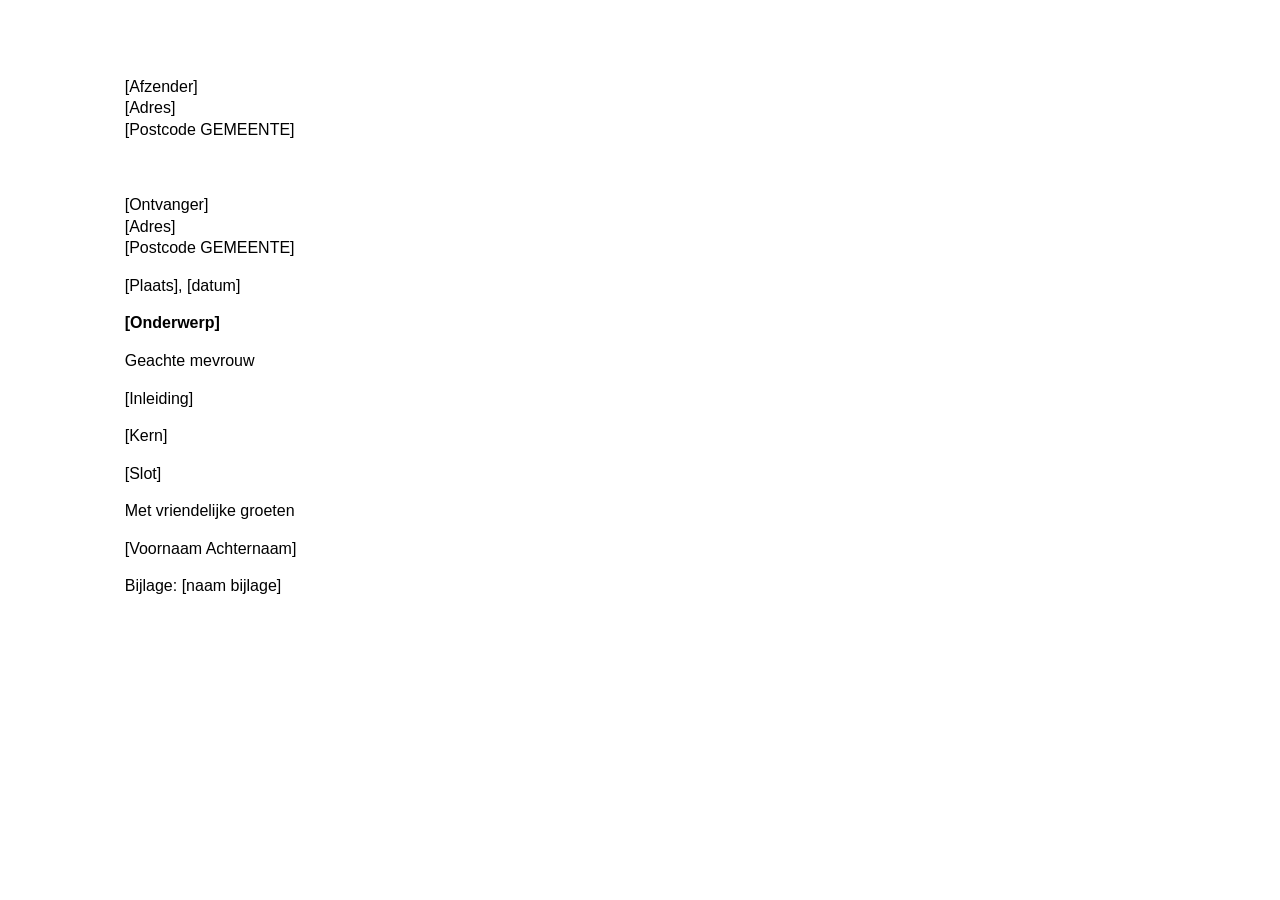
<file: downloads/module2/sjabloon_zakelijke_brief.html>
<!doctype html><html lang="nl"><head><meta charset="utf-8"><title>Sjabloon zakelijke brief</title><style>body{font-family:Arial,sans-serif;margin:20mm 20mm 20mm 33mm;line-height:1.35}</style></head><body><p>[Afzender]<br>[Adres]<br>[Postcode GEMEENTE]</p><br><p>[Ontvanger]<br>[Adres]<br>[Postcode GEMEENTE]</p><p>[Plaats], [datum]</p><p><strong>[Onderwerp]</strong></p><p>Geachte mevrouw</p><p>[Inleiding]</p><p>[Kern]</p><p>[Slot]</p><p>Met vriendelijke groeten</p><p>[Voornaam Achternaam]</p><p>Bijlage: [naam bijlage]</p></body></html>
</file>
<file: styles.css>
:root{--bg:#f6f8fb;--panel:#fff;--text:#10243f;--muted:#60728a;--line:#dce6ef;--navy:#0b2a4a;--blue:#0067c5;--teal:#39b8b2;--green:#16a34a;--orange:#ff7a00;--red:#dc2626;--shadow:0 18px 55px rgba(10,35,65,.08);--radius:24px}*{box-sizing:border-box}body{margin:0;background:var(--bg);color:var(--text);font-family:Inter,ui-sans-serif,system-ui,-apple-system,BlinkMacSystemFont,"Segoe UI",sans-serif;display:grid;grid-template-columns:320px 1fr;min-height:100vh}body.dark{--bg:#0d1726;--panel:#142238;--text:#f8fafc;--muted:#cbd5e1;--line:#334155;--shadow:0 18px 55px rgba(0,0,0,.35)}.sidebar{position:sticky;top:0;height:100vh;background:linear-gradient(180deg,#071f3a,#0b2a4a);color:white;padding:22px 16px;overflow:auto;display:flex;flex-direction:column;gap:18px}.brand{display:flex;align-items:center;gap:12px;padding:4px 8px}.brand-mark{width:50px;height:50px;border-radius:16px;background:linear-gradient(135deg,var(--blue),var(--teal));display:grid;place-items:center;font-weight:1000}.brand strong{font-size:1.35rem}.brand strong span{color:#55d7d2}.brand small{display:block;color:#c8dbef;font-weight:700}.company{background:white;color:var(--text);border-radius:18px;padding:14px}.company img{width:100%;height:82px;object-fit:contain}.company p{margin:8px 0 0;color:var(--muted);font-weight:700}nav{display:grid;gap:6px}.nav{border:0;background:transparent;color:#eef6ff;border-radius:14px;padding:11px 12px;text-align:left;font-weight:850;cursor:pointer;display:flex;gap:12px;align-items:center}.nav span{width:34px;height:34px;border-radius:10px;background:rgba(255,255,255,.10);display:grid;place-items:center;font-weight:950}.nav.active,.nav:hover{background:linear-gradient(90deg,#d8f6f3,#d8effc);color:var(--navy)}.nav.active span,.nav:hover span{background:white}.progress-card{margin-top:auto;background:rgba(255,255,255,.10);border:1px solid rgba(255,255,255,.14);border-radius:16px;padding:14px}.progress{height:9px;background:rgba(255,255,255,.16);border-radius:999px;overflow:hidden;margin:10px 0}.progress div{height:100%;width:0;background:linear-gradient(90deg,#22c55e,#39b8b2)}.topbar{height:70px;background:rgba(255,255,255,.9);backdrop-filter:blur(10px);border-bottom:1px solid var(--line);display:flex;align-items:center;justify-content:space-between;padding:0 40px;position:sticky;top:0;z-index:10}.topbar strong{display:block}.topbar span{color:var(--muted);font-weight:700}#themeToggle{border:1px solid var(--line);background:var(--panel);color:var(--text);border-radius:999px;padding:10px 14px;font-weight:900;cursor:pointer}main{min-width:0}.section{display:none;padding:42px}.section.active{display:block;animation:rise .25s ease}@keyframes rise{from{opacity:0;transform:translateY(8px)}to{opacity:1;transform:none}}.hero{display:grid;grid-template-columns:1.18fr .82fr;gap:34px;background:linear-gradient(135deg,#fff,#effbf9);border:1px solid var(--line);border-radius:32px;padding:54px;box-shadow:var(--shadow);align-items:center}.hero img{width:100%;border-radius:24px}.eyebrow{text-transform:uppercase;letter-spacing:.13em;color:var(--teal);font-size:.76rem;font-weight:1000}.hero h1,.lesson h1{font-size:clamp(2.45rem,5vw,4.8rem);line-height:.93;margin:.18em 0}.lead,.lesson p{font-size:1.12rem;color:var(--muted);line-height:1.7}.hero-actions{display:flex;gap:12px;flex-wrap:wrap;margin-top:26px}.primary,.secondary{border:0;text-decoration:none;border-radius:999px;padding:13px 20px;font-weight:1000;cursor:pointer}.primary{background:var(--blue);color:white}.secondary{background:#e3f5ff;color:#075985}.overview-grid{display:grid;grid-template-columns:repeat(3,1fr);gap:18px;margin:28px 0}.stat-card,.message-card,.lesson{background:var(--panel);border:1px solid var(--line);border-radius:var(--radius);box-shadow:var(--shadow)}.stat-card{padding:24px}.stat-card span{font-size:2rem}.stat-card h3{margin:.6em 0 .2em}.message-card{display:flex;gap:18px;padding:26px}.person{width:58px;height:58px;border-radius:50%;display:grid;place-items:center;background:linear-gradient(135deg,var(--navy),var(--teal));color:white;font-weight:1000;flex:0 0 auto}.lesson{padding:46px;max-width:1180px}.info-row{display:grid;grid-template-columns:1fr 1fr;gap:18px;margin:26px 0}.info-box{border:1px solid var(--line);border-radius:18px;padding:22px;background:#f8fbfe}.info-box h3{margin-top:0}.employer{border-top:6px solid var(--blue)}.school{border-top:6px solid var(--teal)}.task-card,.scenario,.tip{background:#f8fbfe;border:1px solid var(--line);border-radius:18px;padding:22px;margin-top:24px}.task-card textarea,.lesson textarea{width:100%;min-height:130px;border:1px solid var(--line);border-radius:14px;background:white;color:var(--text);padding:14px;font:inherit}.comparison{display:grid;grid-template-columns:1fr 1fr;gap:18px;margin:24px 0}.comparison div{border-radius:18px;border:1px solid var(--line);padding:22px;background:#f8fbfe}.comparison div:first-child{border-top:6px solid var(--green)}.comparison div:last-child{border-top:6px solid var(--red)}.tip{border-left:8px solid var(--orange)}.warning{border-left-color:var(--red)}.goal-list{list-style:none;padding:0;display:grid;gap:12px}.goal-list li{display:flex;gap:12px;align-items:flex-start;background:#f8fbfe;border:1px solid var(--line);border-radius:16px;padding:15px}.goal-list span{width:28px;height:28px;border-radius:50%;background:var(--green);display:grid;place-items:center;color:white;font-weight:1000;flex:0 0 auto}.value-table{width:100%;border-collapse:collapse;margin:24px 0;background:white;border-radius:16px;overflow:hidden}.value-table th,.value-table td{border:1px solid var(--line);padding:14px;text-align:left}.value-table th{background:#e8f7f6;color:#0b5954}.quiz{background:#f8fbfe;border:1px solid var(--line);border-radius:18px;padding:22px}.quiz-item{display:grid;grid-template-columns:1fr auto auto;gap:10px;align-items:center;padding:12px 0;border-bottom:1px solid var(--line)}.quiz-item:last-child{border-bottom:0}.quiz-item button,.scenario button,.case button{border:1px solid var(--line);background:white;border-radius:999px;padding:10px 14px;font-weight:900;color:var(--text);cursor:pointer}.feedback{font-weight:900;color:var(--blue)}.wide-img{width:100%;max-height:340px;object-fit:contain;border-radius:22px;background:#f8fbfe;margin:24px 0}.steps,.timeline{display:grid;grid-template-columns:repeat(4,1fr);gap:14px;margin:24px 0}.steps div,.timeline div{background:#f8fbfe;border:1px solid var(--line);border-radius:18px;padding:18px}.steps span{width:40px;height:40px;border-radius:14px;background:linear-gradient(135deg,var(--blue),var(--teal));display:grid;place-items:center;color:white;font-weight:1000}.message-example{border-radius:18px;padding:22px;margin:18px 0;border:1px solid var(--line)}.message-example.good{background:#f0fdf4;border-top:6px solid var(--green)}.message-example.bad{background:#fff1f2;border-top:6px solid var(--red)}.case-grid{display:grid;grid-template-columns:repeat(3,1fr);gap:18px}.case{background:#f8fbfe;border:1px solid var(--line);border-radius:18px;padding:20px}.case button{display:block;width:100%;margin:8px 0;text-align:left}.reflection-grid{display:grid;grid-template-columns:repeat(3,1fr);gap:12px;margin:22px 0}.reflection-grid label{background:#f8fbfe;border:1px solid var(--line);border-radius:16px;padding:14px;font-weight:850}.download-grid,.curriculum-grid{display:grid;grid-template-columns:repeat(3,1fr);gap:18px}.download-card,.curriculum-card{background:#f8fbfe;border:1px solid var(--line);border-radius:18px;padding:22px}.download-card a{display:inline-block;margin-top:12px;background:var(--blue);color:white;text-decoration:none;border-radius:999px;padding:10px 14px;font-weight:950}@media(max-width:1100px){body{grid-template-columns:1fr}.sidebar{position:relative;height:auto}.topbar{display:none}.section{padding:16px}.hero,.overview-grid,.info-row,.comparison,.steps,.timeline,.case-grid,.reflection-grid,.download-grid,.curriculum-grid{grid-template-columns:1fr}.lesson{padding:26px}.quiz-item{grid-template-columns:1fr}.hero h1,.lesson h1{font-size:2.4rem}}
.module-sep{margin-top:14px;border-top:1px solid rgba(255,255,255,.16);padding-top:16px}
.example-doc-grid{display:grid;grid-template-columns:repeat(2,1fr);gap:18px;margin:24px 0}
.doc-card{background:#f8fbfe;border:1px solid var(--line);border-radius:18px;padding:22px}
.doc-card a{display:inline-block;margin-top:10px;background:var(--blue);color:white;text-decoration:none;border-radius:999px;padding:10px 14px;font-weight:950}
.lab-grid{display:grid;grid-template-columns:repeat(2,1fr);gap:12px;margin:22px 0}
.lab-grid label{background:#f8fbfe;border:1px solid var(--line);border-radius:16px;padding:14px;font-weight:850}
.module2-teaser{margin-top:26px}
@media(max-width:1100px){.example-doc-grid,.lab-grid{grid-template-columns:1fr}}

.margin-visuals{display:grid;grid-template-columns:1fr 1fr;gap:22px;margin:24px 0}
.margin-visuals>div,.address-block{background:#f8fbfe;border:1px solid var(--line);border-radius:18px;padding:22px}
.compact-img{max-height:260px}
.address-example{background:white;border:1px solid var(--line);border-radius:16px;padding:18px;margin:16px 0;font-weight:850;line-height:1.8}
.nbn-mcq{background:#f8fbfe;border:1px solid var(--line);border-radius:18px;padding:22px;margin:18px 0}
.nbn-mcq h2{margin-top:0}
.nbn-mcq label{display:block;background:white;border:1px solid var(--line);border-radius:14px;padding:12px 14px;margin:8px 0;font-weight:850;cursor:pointer}
.nbn-mcq label:has(input:checked){border-color:var(--blue);box-shadow:0 0 0 3px rgba(0,103,197,.12)}
@media(max-width:1100px){.margin-visuals{grid-template-columns:1fr}}

.task-message{margin:24px 0}
.steps-list{display:grid;grid-template-columns:repeat(2,1fr);gap:14px;margin:22px 0}
.steps-list article,.save-flow,.smartschool-flow,.rubric-card{background:#f8fbfe;border:1px solid var(--line);border-radius:18px;padding:22px;margin:20px 0}
.steps-list span{width:38px;height:38px;border-radius:12px;background:linear-gradient(135deg,var(--blue),var(--teal));display:grid;place-items:center;color:white;font-weight:1000;margin-bottom:10px}
.filename-box{background:white;border:1px solid var(--line);border-radius:16px;padding:18px;margin:14px 0}
.filename-box code{display:block;background:#0b2a4a;color:white;border-radius:12px;padding:12px;margin:10px 0;overflow:auto}
.one-download{grid-template-columns:1fr}
@media(max-width:1100px){.steps-list{grid-template-columns:1fr}}

/* Module 2 NBN lab fix */
.nbn-quiz{display:grid;gap:18px}
.nbn-mcq{background:#f8fbfe;border:1px solid var(--line);border-radius:18px;padding:22px;margin:0}
.nbn-mcq label{display:flex!important;align-items:center;gap:12px;width:100%;background:white;border:1px solid var(--line);border-radius:14px;padding:13px 15px;margin:10px 0;font-weight:850;cursor:pointer}
.nbn-mcq label input{flex:0 0 auto}
.nbn-mcq.correct{border-color:var(--green);box-shadow:0 0 0 3px rgba(22,163,74,.12)}
.nbn-mcq.wrong{border-color:var(--red);box-shadow:0 0 0 3px rgba(220,38,38,.12)}
/* Module 3 */
.module3-teaser{margin-top:26px}
.smartschool-hero{background:linear-gradient(135deg,#fff,#fff7ed)}
.smartschool-device{background:#fff;border:1px solid var(--line);border-radius:28px;box-shadow:var(--shadow);overflow:hidden}
.ss-top{display:flex;align-items:center;gap:12px;background:linear-gradient(135deg,#ff7a00,#ff3b1f);color:white;padding:20px;font-size:1.35rem}
.ss-top span{width:48px;height:48px;border-radius:14px;background:white;color:#ff4b00;display:grid;place-items:center;font-weight:1000}
.ss-list{padding:22px;display:grid;gap:12px}
.ss-list p{background:#f8fbfe;border:1px solid var(--line);border-radius:14px;padding:14px;margin:0;font-weight:900;color:var(--text)}
.video-card{background:#f8fbfe;border:1px solid var(--line);border-radius:18px;padding:22px;margin:24px 0}
.video-card iframe{width:100%;aspect-ratio:16/9;border:0;border-radius:16px;background:#000}
.smartschool-sim{display:grid;grid-template-columns:250px 1fr;border:1px solid var(--line);border-radius:22px;overflow:hidden;background:#fff;box-shadow:var(--shadow)}
.sim-sidebar{background:linear-gradient(180deg,#ff7a00,#ff3b1f);padding:22px;color:white;display:grid;gap:12px;align-content:start}
.sim-sidebar button{border:0;border-radius:12px;padding:12px;font-weight:900;text-align:left}
.sim-compose{padding:24px;display:grid;gap:14px}
.sim-compose label{display:grid;gap:8px;font-weight:900}
.sim-compose input,.sim-compose textarea{border:1px solid var(--line);border-radius:14px;padding:13px;font:inherit}
.smartschool-mcq{background:#f8fbfe;border:1px solid var(--line);border-radius:18px;padding:22px;margin:18px 0}
.smartschool-mcq label{display:block;background:white;border:1px solid var(--line);border-radius:14px;padding:13px 15px;margin:10px 0;font-weight:850;cursor:pointer}
.smartschool-mcq.correct{border-color:var(--green)}
.smartschool-mcq.wrong{border-color:var(--red)}
@media(max-width:1100px){.smartschool-sim{grid-template-columns:1fr}}

/* MENUFIX: keep all module navigation visible and scrollable */
.sidebar nav{padding-bottom:18px}
.sidebar{scrollbar-width:thin}
.progress-card{margin-top:12px}
.module3-direct-card{margin-top:26px}

/* Refinements requested */
.video-card iframe{min-height:520px}
.pdf-viewer-card{background:#f8fbfe;border:1px solid var(--line);border-radius:18px;padding:22px;margin:24px 0}
.pdf-viewer-card iframe{width:100%;height:760px;border:1px solid var(--line);border-radius:16px;background:white}
.nbn-style-mcq{background:#f8fbfe;border:1px solid var(--line);border-radius:18px;padding:22px;margin:18px 0}
.nbn-style-mcq label{display:flex!important;align-items:center;gap:12px;width:100%;background:white;border:1px solid var(--line);border-radius:14px;padding:13px 15px;margin:10px 0;font-weight:850;cursor:pointer}
.nbn-style-mcq label input{flex:0 0 auto}
.nbn-style-mcq.correct{border-color:var(--green);box-shadow:0 0 0 3px rgba(22,163,74,.12)}
.nbn-style-mcq.wrong{border-color:var(--red);box-shadow:0 0 0 3px rgba(220,38,38,.12)}
@media(max-width:1100px){.video-card iframe{min-height:320px}.pdf-viewer-card iframe{height:560px}}

.bookwidget-card{background:#fff7ed;border:1px solid var(--line);border-radius:18px;padding:22px;margin:24px 0;border-top:6px solid var(--orange)}
.bookwidget-card iframe{width:100%;height:760px;border:0;border-radius:16px;background:white}
.module4-direct-card{margin-top:26px}
.doc-function-grid{display:grid;grid-template-columns:repeat(3,1fr);gap:18px;margin:24px 0}
.doc-function-grid article,.erp-sim{background:#f8fbfe;border:1px solid var(--line);border-radius:18px;padding:22px}
.erp-sim{display:grid;gap:14px}
.erp-sim label{display:grid;gap:8px;font-weight:900}
.erp-sim input{border:1px solid var(--line);border-radius:14px;padding:13px;font:inherit}
.erp-result{background:white;border:1px solid var(--line);border-radius:16px;padding:18px;display:none}
.erp-result.show{display:block}
@media(max-width:1100px){.doc-function-grid{grid-template-columns:1fr}.bookwidget-card iframe{height:560px}}

.process-grid{display:grid;grid-template-columns:repeat(3,1fr);gap:18px;margin:24px 0}
.process-grid article{background:#f8fbfe;border:1px solid var(--line);border-radius:18px;padding:22px}
.process-grid span{width:42px;height:42px;border-radius:14px;background:linear-gradient(135deg,var(--blue),var(--teal));color:white;display:grid;place-items:center;font-weight:1000;margin-bottom:10px}
.wordsearch-wrap{display:grid;grid-template-columns:1.15fr .85fr;gap:24px;margin:24px 0}
.wordsearch-grid{display:grid;grid-template-columns:repeat(14,1fr);gap:4px;background:#f8fbfe;border:1px solid var(--line);border-radius:18px;padding:14px}
.wordsearch-cell{aspect-ratio:1/1;background:white;border:1px solid var(--line);border-radius:8px;display:grid;place-items:center;font-weight:900;color:var(--text)}
.word-list{display:grid;grid-template-columns:1fr;gap:10px}
.word-btn{border:1px solid var(--line);background:white;border-radius:14px;padding:12px 14px;font-weight:900;text-align:left;cursor:pointer}
.word-btn.found{background:#dcfce7;border-color:#16a34a;color:#166534;text-decoration:line-through}
@media(max-width:1100px){.process-grid,.wordsearch-wrap{grid-template-columns:1fr}.wordsearch-grid{grid-template-columns:repeat(10,1fr)}}

/* IFRAMEFIX_CSS */
.bookwidget-card{position:relative;z-index:1;overflow:hidden}
.bookwidget-card iframe{display:block;width:100%;height:760px;border:0;border-radius:16px;background:white}
main > .section{position:relative}

/* Module 4 reboot */
.xray-layout{display:grid;grid-template-columns:1.2fr .8fr;gap:24px;margin:24px 0}
.document-mock{background:white;border:1px solid var(--line);border-radius:20px;padding:30px;box-shadow:var(--shadow);font-family:Arial,sans-serif;line-height:1.55}
.doc-head{font-size:1.35rem;font-weight:900;color:var(--navy);border-bottom:3px solid var(--teal);padding-bottom:12px;margin-bottom:12px}
.doc-meta{color:var(--muted);font-weight:800;margin:10px 0}
.doc-title{font-weight:900;font-size:1.15rem;background:#eef8f7;border-radius:12px;padding:12px;margin:14px 0}
.xray-notes{background:#f8fbfe;border:1px solid var(--line);border-radius:18px;padding:22px}
.xray-notes button{display:block;width:100%;border:1px solid var(--line);background:white;border-radius:14px;padding:12px 14px;margin:10px 0;text-align:left;font-weight:900;cursor:pointer}
.xray-feedback{background:white;border:1px solid var(--line);border-radius:14px;padding:14px;font-weight:850}
.offer-grid{display:grid;grid-template-columns:repeat(3,1fr);gap:18px;margin:24px 0}
.offer-card{background:#f8fbfe;border:1px solid var(--line);border-radius:18px;padding:22px}
.offer-card.best{border-top:7px solid var(--green);background:#f0fdf4}
.module4-direct-card{margin-top:26px}
@media(max-width:1100px){.xray-layout,.offer-grid{grid-template-columns:1fr}}

/* v10.6 document PDFs + oefen.be iframe */
.oefen-card iframe{width:100%;height:820px;border:0;border-radius:16px;background:white;margin-top:18px}
.document-downloads{background:#f8fbfe;border:1px solid var(--line);border-radius:18px;padding:22px;margin:24px 0}
@media(max-width:1100px){.oefen-card iframe{height:620px}}

/* v10.7 PDF per onderdeel */
.pdf-document-card{background:#f8fbfe;border:1px solid var(--line);border-radius:22px;padding:24px;margin:26px 0;box-shadow:0 12px 32px rgba(15,23,42,.06)}
.pdf-document-card iframe{width:100%;height:980px;border:1px solid var(--line);border-radius:16px;background:white;margin-top:16px}
.pdf-actions{display:flex;gap:12px;flex-wrap:wrap;margin:14px 0}
.oefen-card iframe{width:100%;height:820px;border:0;border-radius:16px;background:white;margin-top:18px}
@media(max-width:1100px){.pdf-document-card iframe{height:760px}.oefen-card iframe{height:620px}}

/* v10.8 - document previews as rendered images + analysis questions */
.document-image-frame{background:#eef3f8;border:1px solid var(--line);border-radius:18px;padding:18px;margin-top:16px;display:flex;justify-content:center;align-items:flex-start;overflow:visible}
.document-image-frame img{width:min(100%, 940px);height:auto;display:block;border-radius:8px;box-shadow:0 12px 30px rgba(15,23,42,.16);background:white}
.document-analysis{background:#f8fbfe;border:1px solid var(--line);border-radius:22px;padding:24px;margin:26px 0}
.doc-mcq h3{margin:0 0 12px 0;color:var(--navy)}
.doc-mcq.correct{border-color:var(--green);box-shadow:0 0 0 3px rgba(22,163,74,.12)}
.doc-mcq.wrong{border-color:var(--red);box-shadow:0 0 0 3px rgba(220,38,38,.12)}
.external-exercise-btn{display:inline-block;text-decoration:none;margin:12px 0}
.oefen-fallback details{margin-top:20px;background:white;border:1px solid var(--line);border-radius:16px;padding:16px}
.oefen-fallback summary{cursor:pointer;font-weight:950;color:var(--navy)}
.oefen-fallback iframe{width:100%;height:760px;border:0;border-radius:16px;background:white;margin-top:16px}

/* =========================================================
   V11 visual redesign: dashboard + calm sidebar navigation
   ========================================================= */

:root{
  --m1:#0067c5;
  --m2:#7c3aed;
  --m3:#16a34a;
  --m4:#f97316;
  --card-shadow: 0 18px 50px rgba(15,23,42,.08);
}

body{
  background:linear-gradient(180deg,#f7fbff 0%,#eef5fb 100%);
}

/* Sidebar grouping */
.sidebar{
  width:310px;
  min-width:310px;
  background:linear-gradient(180deg,#06223d,#082d4c 55%,#071d34);
  border-right:0;
  box-shadow:18px 0 40px rgba(2,6,23,.14);
}

.sidebar nav{
  display:block;
  padding:18px 14px 28px;
}

.module-group{
  margin:12px 0;
  border:1px solid rgba(255,255,255,.10);
  border-radius:18px;
  overflow:hidden;
  background:rgba(255,255,255,.045);
}

.module-group summary{
  cursor:pointer;
  list-style:none;
  padding:15px 16px;
  color:#fff;
  font-weight:950;
  display:flex;
  align-items:center;
  gap:10px;
}

.module-group summary::-webkit-details-marker{display:none}

.module-links{
  padding:6px 8px 12px;
  display:grid;
  gap:6px;
}

.module-links .nav{
  margin:0;
  padding:10px 10px;
  min-height:44px;
  font-size:.94rem;
  border-radius:12px;
  background:transparent;
}

.module-links .nav span{
  width:38px;
  height:34px;
  border-radius:11px;
  font-size:.85rem;
}

.module-dot{
  width:12px;
  height:12px;
  border-radius:50%;
  display:inline-block;
  box-shadow:0 0 0 4px rgba(255,255,255,.12);
}
.module-dot.m1{background:var(--m1)}
.module-dot.m2{background:var(--m2)}
.module-dot.m3{background:var(--m3)}
.module-dot.m4{background:var(--m4)}

.quick-nav{
  margin-top:10px!important;
  border:1px solid rgba(255,255,255,.16)!important;
}

/* Calm dashboard */
.dashboard-section{
  padding-top:42px;
}

.dashboard-hero{
  display:grid;
  grid-template-columns:minmax(0,1.4fr) 380px;
  gap:28px;
  align-items:stretch;
  padding:44px;
  border-radius:34px;
  background:
    radial-gradient(circle at top right,rgba(57,184,178,.20),transparent 36%),
    linear-gradient(135deg,#fff,#f4fbff);
  border:1px solid var(--line);
  box-shadow:var(--card-shadow);
}

.dashboard-hero h1{
  font-size:clamp(2.6rem,4vw,4.8rem);
  line-height:1.02;
  margin:14px 0 18px;
  max-width:840px;
}

.manager-card{
  background:#fff;
  border:1px solid var(--line);
  border-radius:28px;
  padding:28px;
  box-shadow:0 12px 36px rgba(15,23,42,.08);
  display:grid;
  grid-template-columns:74px 1fr;
  gap:18px;
  align-content:start;
}

.manager-avatar{
  width:74px;
  height:74px;
  border-radius:26px;
  display:grid;
  place-items:center;
  font-size:2.4rem;
  background:linear-gradient(135deg,#dbeafe,#ccfbf1);
}

.manager-avatar.small{
  width:52px;
  height:52px;
  border-radius:18px;
  font-size:1.7rem;
}

.manager-card h2{
  margin:0;
}

.manager-card p{
  margin:3px 0 14px;
  font-weight:800;
  color:var(--muted);
}

.manager-card blockquote{
  margin:0;
  padding:14px 0 0;
  border-top:1px solid var(--line);
  font-size:1.05rem;
  font-weight:850;
  color:var(--navy);
}

.dashboard-grid{
  display:grid;
  grid-template-columns:1.1fr .9fr;
  gap:24px;
  margin:28px 0;
}

.next-task-card,.level-card{
  background:#fff;
  border:1px solid var(--line);
  border-radius:26px;
  padding:28px;
  box-shadow:var(--card-shadow);
}

.level-bar{
  height:16px;
  background:#e7eef5;
  border-radius:99px;
  overflow:hidden;
  margin:18px 0 12px;
}

.level-bar span{
  display:block;
  height:100%;
  background:linear-gradient(90deg,var(--teal),var(--blue));
  border-radius:99px;
}

.dashboard-heading{
  margin:36px 0 18px;
}

.module-dashboard-grid{
  display:grid;
  grid-template-columns:repeat(4,1fr);
  gap:20px;
}

.module-tile{
  background:#fff;
  border:1px solid var(--line);
  border-radius:26px;
  padding:24px;
  box-shadow:var(--card-shadow);
  position:relative;
  overflow:hidden;
}

.module-tile::before{
  content:"";
  position:absolute;
  inset:0 0 auto 0;
  height:7px;
  background:var(--m1);
}

.m2-tile::before{background:var(--m2)}
.m3-tile::before{background:var(--m3)}
.m4-tile::before{background:var(--m4)}

.module-tile span{
  display:inline-flex;
  padding:7px 11px;
  border-radius:999px;
  background:#eff6ff;
  color:var(--navy);
  font-weight:950;
  font-size:.86rem;
}

.module-tile h2{
  margin:18px 0 10px;
}

/* Module color accents */
.module-opener .hero,
.module-1-content .lesson,
.module-2 .hero,
.module-3 .hero,
.module-4 .hero{
  border-top:8px solid var(--m1);
}

.module-2 .hero{border-top-color:var(--m2)}
.module-3 .hero{border-top-color:var(--m3)}
.module-4 .hero{border-top-color:var(--m4)}

.manager-note{
  display:flex;
  gap:14px;
  align-items:flex-start;
  background:#fff;
  border:1px solid var(--line);
  border-left:7px solid var(--m1);
  border-radius:20px;
  padding:18px;
  margin:18px 0 24px;
  box-shadow:0 10px 24px rgba(15,23,42,.06);
}

.manager-note p{margin:4px 0 0}
.manager-note.m2-note{border-left-color:var(--m2)}
.manager-note.m3-note{border-left-color:var(--m3)}
.manager-note.m4-note{border-left-color:var(--m4)}

/* Better exercise identity */
.nbn-quiz,
.document-analysis{
  position:relative;
}

.document-analysis::before,
.nbn-quiz::before{
  content:"🧩 Oefening";
  display:inline-flex;
  margin-bottom:14px;
  padding:8px 12px;
  border-radius:999px;
  background:#fff7ed;
  color:#9a3412;
  font-weight:950;
  border:1px solid #fed7aa;
}

.nbn-style-mcq,
.doc-mcq{
  background:#fff;
  border:1px solid var(--line);
  border-radius:18px;
  padding:20px;
  margin:14px 0;
}

/* Better download cards */
.download-card{
  box-shadow:0 12px 28px rgba(15,23,42,.07);
  border-radius:22px!important;
}

.download-card h2::before{
  content:"📄 ";
}

/* Document preview refinements */
.document-image-frame{
  background:#f3f7fb!important;
  padding:28px!important;
  border-radius:22px!important;
}

.document-image-frame img{
  width:min(100%, 1040px)!important;
}

/* Optional iframe fallback */
.optional-iframe{
  min-height:720px;
}

@media(max-width:1250px){
  .module-dashboard-grid{grid-template-columns:repeat(2,1fr)}
  .dashboard-hero{grid-template-columns:1fr}
  .sidebar{width:280px;min-width:280px}
}

@media(max-width:900px){
  .sidebar{
    position:relative;
    width:100%;
    min-width:0;
    height:auto;
  }
  .dashboard-grid,.module-dashboard-grid{grid-template-columns:1fr}
  .dashboard-hero{padding:28px}
  .manager-card{grid-template-columns:1fr}
}

/* =========================================================
   V11.1 Mobile ready
   ========================================================= */

.mobile-menu-toggle,
.mobile-sidebar-overlay{
  display:none;
}

img, iframe{
  max-width:100%;
}

.document-image-frame{
  overflow:auto!important;
  -webkit-overflow-scrolling:touch;
}

.document-image-frame img{
  min-width:0;
}

@media(max-width:980px){
  body{
    display:block;
    overflow-x:hidden;
  }

  .sidebar{
    position:fixed!important;
    inset:0 auto 0 0;
    width:min(86vw,340px)!important;
    min-width:0!important;
    height:100vh!important;
    transform:translateX(-105%);
    transition:transform .25s ease;
    z-index:1000;
    overflow-y:auto;
    border-radius:0 24px 24px 0;
  }

  body.sidebar-open .sidebar{
    transform:translateX(0);
  }

  .mobile-sidebar-overlay{
    display:block;
    position:fixed;
    inset:0;
    background:rgba(2,6,23,.55);
    opacity:0;
    pointer-events:none;
    transition:opacity .25s ease;
    z-index:999;
  }

  body.sidebar-open .mobile-sidebar-overlay{
    opacity:1;
    pointer-events:auto;
  }

  main{
    width:100%;
    margin:0;
    padding:0;
  }

  .topbar{
    position:sticky;
    top:0;
    z-index:100;
    display:flex;
    gap:12px;
    align-items:center;
    justify-content:space-between;
    padding:12px 14px;
    background:rgba(255,255,255,.92);
    backdrop-filter:blur(14px);
    border-bottom:1px solid var(--line);
  }

  .topbar div{
    min-width:0;
  }

  .topbar strong{
    display:block;
    white-space:nowrap;
    overflow:hidden;
    text-overflow:ellipsis;
    max-width:52vw;
  }

  .topbar span{
    display:none;
  }

  .mobile-menu-toggle{
    display:inline-flex;
    align-items:center;
    gap:6px;
    border:1px solid var(--line);
    background:#fff;
    color:var(--navy);
    border-radius:999px;
    padding:10px 14px;
    font-weight:950;
    box-shadow:0 8px 18px rgba(15,23,42,.08);
  }

  #themeToggle{
    padding:10px 12px;
    font-size:.9rem;
    white-space:nowrap;
  }

  .section{
    padding:18px 14px 34px!important;
  }

  .dashboard-section{
    padding-top:18px!important;
  }

  .dashboard-hero,
  .hero{
    grid-template-columns:1fr!important;
    gap:18px!important;
    padding:24px!important;
    border-radius:24px!important;
  }

  .dashboard-hero h1,
  .hero h1{
    font-size:clamp(2rem,10vw,3rem)!important;
    line-height:1.06!important;
  }

  .lead{
    font-size:1.04rem!important;
  }

  .hero-actions{
    display:grid!important;
    grid-template-columns:1fr!important;
    gap:10px!important;
  }

  .hero-actions button,
  .hero-actions a,
  .primary,
  .secondary{
    width:100%;
    justify-content:center;
    text-align:center;
  }

  .manager-card{
    grid-template-columns:56px 1fr!important;
    padding:18px!important;
    border-radius:22px!important;
  }

  .manager-avatar{
    width:56px!important;
    height:56px!important;
    border-radius:18px!important;
    font-size:1.8rem!important;
  }

  .dashboard-grid,
  .module-dashboard-grid,
  .info-row,
  .steps,
  .steps-list,
  .download-grid,
  .example-doc-grid,
  .margin-visuals,
  .offer-grid,
  .xray-layout,
  .wordsearch-wrap,
  .doc-function-grid,
  .process-grid{
    grid-template-columns:1fr!important;
  }

  .module-tile,
  .next-task-card,
  .level-card,
  .lesson,
  .task-card,
  .pdf-document-card,
  .document-analysis{
    border-radius:22px!important;
    padding:18px!important;
  }

  .value-table{
    display:block;
    overflow-x:auto;
    white-space:nowrap;
    -webkit-overflow-scrolling:touch;
  }

  .pdf-document-card iframe,
  .pdf-viewer-card iframe{
    height:70vh!important;
    min-height:460px;
  }

  .document-image-frame{
    padding:10px!important;
    max-height:72vh;
  }

  .document-image-frame img{
    width:100%!important;
    min-width:720px;
  }

  .bookwidget-card iframe,
  .oefen-fallback iframe,
  .optional-iframe{
    height:70vh!important;
    min-height:460px;
  }

  .nbn-mcq label,
  .nbn-style-mcq label,
  .smartschool-mcq label,
  .doc-mcq label{
    align-items:flex-start!important;
    font-size:1rem;
    line-height:1.35;
  }

  .brand{
    padding-right:14px;
  }

  .company{
    margin:12px 14px;
  }

  .module-group summary{
    font-size:.98rem;
  }
}

@media(max-width:520px){
  .section{
    padding-left:10px!important;
    padding-right:10px!important;
  }

  .dashboard-hero,
  .hero,
  .lesson,
  .module-tile,
  .next-task-card,
  .level-card{
    padding:16px!important;
    border-radius:20px!important;
  }

  .dashboard-hero h1,
  .hero h1{
    font-size:2.15rem!important;
  }

  h1{
    font-size:2rem!important;
  }

  h2{
    font-size:1.35rem!important;
  }

  .topbar strong{
    max-width:45vw;
  }

  .manager-card{
    grid-template-columns:1fr!important;
  }

  .document-image-frame img{
    min-width:640px;
  }

  .pdf-actions{
    display:grid!important;
    grid-template-columns:1fr!important;
  }

  .module-links .nav span{
    width:34px;
  }
}

/* =========================================================
   V11.2 UX polish: navigation contrast + uniform exercise cards
   ========================================================= */

/* Sidebar active state: fix dark text on dark sidebar */
.sidebar .nav{
  color:#eaf4ff;
}

.sidebar .nav span{
  color:#eaf4ff;
}

.sidebar .nav.active,
.sidebar .module-links .nav.active{
  background:#ffffff!important;
  color:#082d4c!important;
  border-radius:16px;
  box-shadow:0 10px 24px rgba(0,0,0,.20);
  border:1px solid rgba(255,255,255,.35);
}

.sidebar .nav.active span,
.sidebar .module-links .nav.active span{
  background:#e8f2fb!important;
  color:#082d4c!important;
}

.sidebar .nav:hover:not(.active){
  background:rgba(255,255,255,.10);
  color:#ffffff;
}

.sidebar .module-links{
  gap:4px!important;
}

.sidebar .module-links .nav{
  min-height:38px!important;
  padding:7px 9px!important;
  font-size:.9rem!important;
}

.sidebar .module-links .nav span{
  height:30px!important;
  width:34px!important;
  border-radius:10px!important;
}

.module-group summary{
  padding:12px 14px!important;
}

/* Uniform exercise shell */
.exercise-shell,
.document-analysis,
.bookwidget-card,
.task-card:has(.nbn-quiz),
.task-card:has(.smartschool-mcq),
.lesson > .nbn-quiz{
  background:#fff7ed!important;
  border:2px solid #fed7aa!important;
  border-radius:28px!important;
  padding:26px!important;
  margin:30px 0!important;
  box-shadow:0 14px 36px rgba(249,115,22,.10)!important;
  position:relative;
  overflow:hidden;
}

.exercise-shell::before,
.document-analysis::before,
.bookwidget-card::before,
.task-card:has(.nbn-quiz)::before,
.task-card:has(.smartschool-mcq)::before,
.lesson > .nbn-quiz::before{
  content:"🧩 Oefening";
  display:flex;
  align-items:center;
  gap:10px;
  width:auto;
  margin:0 0 18px 0;
  padding:12px 18px;
  border-radius:999px;
  background:#fff;
  border:2px solid #fdba74;
  color:#9a3412;
  font-weight:1000;
  font-size:1.18rem;
  line-height:1;
  box-shadow:0 8px 20px rgba(249,115,22,.10);
}

/* Prevent duplicate older badge style from looking like a second title */
.document-analysis > .nbn-quiz::before,
.exercise-shell > .nbn-quiz::before,
.task-card > .nbn-quiz::before,
.bookwidget-card > .nbn-quiz::before{
  content:none!important;
  display:none!important;
}

.exercise-shell h2:first-child,
.document-analysis h2:first-child,
.bookwidget-card h2:first-child{
  margin-top:0;
  color:#7c2d12;
}

/* Question cards inside orange exercise zone */
.exercise-shell .nbn-style-mcq,
.exercise-shell .smartschool-mcq,
.exercise-shell .doc-mcq,
.document-analysis .nbn-style-mcq,
.document-analysis .smartschool-mcq,
.document-analysis .doc-mcq,
.task-card .nbn-style-mcq,
.task-card .smartschool-mcq,
.bookwidget-card .nbn-style-mcq,
.bookwidget-card .smartschool-mcq,
.lesson > .nbn-quiz .nbn-style-mcq,
.lesson > .nbn-quiz .smartschool-mcq{
  background:#ffffff!important;
  border:1px solid #fed7aa!important;
  border-radius:20px!important;
  padding:22px!important;
  box-shadow:0 10px 24px rgba(15,23,42,.06);
}

.exercise-shell label,
.document-analysis label,
.task-card:has(.nbn-quiz) label,
.task-card:has(.smartschool-mcq) label,
.bookwidget-card label{
  background:#fff!important;
}

/* Iframe exercises now clearly live inside an exercise card */
.bookwidget-card iframe,
.oefen-card iframe,
.oefen-fallback iframe,
.optional-iframe{
  border:2px solid #fdba74!important;
  border-radius:18px!important;
  background:#fff!important;
  box-shadow:0 12px 26px rgba(15,23,42,.08);
}

/* Feedback polish */
.feedback{
  font-weight:950;
  border-radius:16px;
  padding:12px 14px;
  background:#ffffff;
  border:1px solid #fed7aa;
}

/* Stronger state after checking */
.correct{
  border-color:#16a34a!important;
  box-shadow:0 0 0 4px rgba(22,163,74,.14)!important;
}

.wrong{
  border-color:#dc2626!important;
  box-shadow:0 0 0 4px rgba(220,38,38,.12)!important;
}

/* Download cards polish */
.download-card{
  background:#fff!important;
  border:1px solid var(--line)!important;
}

.download-card a{
  display:inline-flex;
  align-items:center;
  justify-content:center;
  min-height:42px;
}

/* Mobile refinements for exercise cards */
@media(max-width:980px){
  .exercise-shell,
  .document-analysis,
  .bookwidget-card,
  .task-card:has(.nbn-quiz),
  .task-card:has(.smartschool-mcq),
  .lesson > .nbn-quiz{
    padding:18px!important;
    border-radius:22px!important;
    margin:22px 0!important;
  }

  .exercise-shell::before,
  .document-analysis::before,
  .bookwidget-card::before,
  .task-card:has(.nbn-quiz)::before,
  .task-card:has(.smartschool-mcq)::before,
  .lesson > .nbn-quiz::before{
    font-size:1rem;
    padding:10px 14px;
  }

  .sidebar .module-links{
    gap:3px!important;
  }
}

/* =========================================================
   V11.3 hard fix: readable sidebar + real exercise frames
   ========================================================= */

/* Always readable sidebar text */
.sidebar,
.sidebar *{
  color:#f8fbff;
}

.sidebar .nav,
.sidebar .nav:visited,
.sidebar .nav span,
.sidebar summary{
  color:#f8fbff!important;
}

.sidebar .nav.active,
.sidebar .nav.active *,
.sidebar .module-links .nav.active,
.sidebar .module-links .nav.active *{
  color:#082d4c!important;
}

.sidebar .nav.active{
  background:#ffffff!important;
  border:1px solid rgba(255,255,255,.45)!important;
  box-shadow:0 10px 24px rgba(0,0,0,.22)!important;
}

.sidebar .nav.active span{
  background:#e8f2fb!important;
  color:#082d4c!important;
}

.sidebar .nav:not(.active):hover,
.sidebar .nav:not(.active):hover *{
  color:#ffffff!important;
}

/* Compact readable menu */
.sidebar .module-links{
  gap:4px!important;
}
.sidebar .module-links .nav{
  min-height:38px!important;
  padding:7px 9px!important;
  line-height:1.15!important;
}
.sidebar .module-links .nav span{
  width:34px!important;
  height:30px!important;
  color:#f8fbff!important;
}

/* Real exercise card wrapper */
.exercise-shell,
.document-analysis.exercise-shell,
.bookwidget-card.exercise-shell,
section.exercise-zone article,
.lesson.exercise-shell{
  background:#fff7ed!important;
  border:2px solid #fdba74!important;
  border-radius:28px!important;
  padding:28px!important;
  margin:30px 0!important;
  box-shadow:0 16px 38px rgba(249,115,22,.12)!important;
  position:relative!important;
}

/* One clear header for every exercise */
.exercise-shell::before,
.document-analysis.exercise-shell::before,
.bookwidget-card.exercise-shell::before,
.lesson.exercise-shell::before{
  content:"🧩 Oefening";
  display:flex!important;
  align-items:center;
  gap:10px;
  width:fit-content;
  margin:0 0 20px 0;
  padding:12px 18px;
  border-radius:999px;
  background:#fff;
  border:2px solid #fdba74;
  color:#9a3412!important;
  font-weight:1000;
  font-size:1.18rem;
  line-height:1;
  box-shadow:0 8px 20px rgba(249,115,22,.12);
}

/* Remove duplicate older pseudo-labels inside the exercise */
.exercise-shell .nbn-quiz::before,
.exercise-shell .document-analysis::before,
.document-analysis.exercise-shell .nbn-quiz::before,
.bookwidget-card.exercise-shell .nbn-quiz::before{
  content:none!important;
  display:none!important;
}

/* Make all quiz questions visibly inside the orange exercise area */
.exercise-shell .nbn-quiz,
.exercise-shell .smartschool-mcq,
.exercise-shell .nbn-mcq,
.exercise-shell .doc-mcq,
.exercise-shell .nbn-style-mcq,
.document-analysis.exercise-shell .nbn-quiz{
  background:transparent!important;
  border:0!important;
}

.exercise-shell .nbn-mcq,
.exercise-shell .smartschool-mcq,
.exercise-shell .doc-mcq,
.exercise-shell .nbn-style-mcq,
.document-analysis.exercise-shell .doc-mcq{
  background:#ffffff!important;
  border:1px solid #fed7aa!important;
  border-radius:20px!important;
  padding:22px!important;
  margin:14px 0!important;
  box-shadow:0 10px 24px rgba(15,23,42,.06)!important;
}

.exercise-shell label,
.document-analysis.exercise-shell label{
  background:#ffffff!important;
  border:1px solid #fed7aa!important;
}

/* iFrames clearly inside an exercise box */
.exercise-shell iframe,
.bookwidget-card.exercise-shell iframe,
.oefen-card iframe,
.oefen-fallback iframe,
.optional-iframe{
  width:100%!important;
  border:2px solid #fdba74!important;
  border-radius:18px!important;
  background:#fff!important;
  box-shadow:0 12px 26px rgba(15,23,42,.08)!important;
}

/* Buttons and feedback inside exercises */
.exercise-shell .primary,
.document-analysis.exercise-shell .primary{
  margin-top:12px;
}

.exercise-shell .feedback,
.document-analysis.exercise-shell .feedback{
  background:#fff!important;
  border:1px solid #fdba74!important;
  border-radius:16px!important;
  padding:12px 14px!important;
  font-weight:950!important;
}

@media(max-width:980px){
  .exercise-shell,
  .document-analysis.exercise-shell,
  .bookwidget-card.exercise-shell,
  .lesson.exercise-shell{
    padding:18px!important;
    border-radius:22px!important;
    margin:22px 0!important;
  }

  .exercise-shell::before,
  .document-analysis.exercise-shell::before,
  .bookwidget-card.exercise-shell::before,
  .lesson.exercise-shell::before{
    font-size:1rem;
    padding:10px 14px;
  }
}

/* v11.4 dashboard cleanup */
.company{
  display:none!important;
}

.dashboard-hero{
  padding-top:38px!important;
  padding-bottom:38px!important;
}

.dashboard-hero .hero-actions{
  margin-top:22px;
}

.dashboard-hero .hero-actions .secondary[data-section="m4-start"]{
  display:none!important;
}

@media(max-width:980px){
  .dashboard-hero{
    padding-top:24px!important;
    padding-bottom:24px!important;
  }
}

/* v11.5 Module 2 BookWidgets final assignment */
.assignment-meta{
  display:grid;
  grid-template-columns:repeat(3,1fr);
  gap:12px;
  margin:18px 0 22px;
}

.assignment-meta span{
  background:#fff;
  border:1px solid #fed7aa;
  border-radius:16px;
  padding:13px 15px;
  font-weight:900;
  color:#7c2d12;
}

#m2-bookwidgets .bookwidget-card iframe{
  width:100%;
  height:900px;
  border:2px solid #fdba74;
  border-radius:18px;
  background:white;
}

#m2-summary .pdf-viewer-card iframe{
  width:100%;
  height:780px;
  border:1px solid var(--line);
  border-radius:16px;
  background:white;
}

@media(max-width:980px){
  .assignment-meta{
    grid-template-columns:1fr;
  }

  #m2-bookwidgets .bookwidget-card iframe{
    height:72vh;
    min-height:520px;
  }

  #m2-summary .pdf-viewer-card iframe{
    height:68vh;
    min-height:460px;
  }
}

/* v11.6 Step navigation */
.step-nav-card{
  margin:42px 0 0;
  padding:22px;
  border:1px solid var(--line);
  border-radius:24px;
  background:linear-gradient(135deg,#ffffff,#f8fbfe);
  box-shadow:0 14px 34px rgba(15,23,42,.08);
  display:grid;
  grid-template-columns:1fr auto;
  gap:20px;
  align-items:center;
}

.step-nav-info p{
  margin:4px 0 12px;
  color:var(--muted);
  font-weight:800;
}

.step-module{
  display:inline-flex;
  margin-bottom:7px;
  padding:7px 11px;
  border-radius:999px;
  background:#eef8f7;
  color:var(--navy);
  font-weight:1000;
  font-size:.82rem;
  text-transform:uppercase;
  letter-spacing:.04em;
}

.step-progress{
  height:11px;
  background:#e7eef5;
  border-radius:999px;
  overflow:hidden;
  max-width:420px;
}

.step-progress span{
  display:block;
  height:100%;
  background:linear-gradient(90deg,var(--teal),var(--blue));
  border-radius:999px;
}

.step-nav-actions{
  display:flex;
  gap:12px;
  align-items:center;
  justify-content:flex-end;
  flex-wrap:wrap;
}

.step-nav-actions button{
  min-width:150px;
}

.step-end{
  font-weight:950;
  color:var(--muted);
}

@media(max-width:980px){
  .step-nav-card{
    grid-template-columns:1fr;
    padding:18px;
    border-radius:20px;
  }

  .step-nav-actions{
    display:grid;
    grid-template-columns:1fr;
    width:100%;
  }

  .step-nav-actions button{
    width:100%;
  }
}

/* v11.7 NBN cursus hersteld */
.nbn-course-card{
  border-top:7px solid var(--m2, #7c3aed)!important;
  background:#fbf7ff!important;
}

.nbn-course-card h2::before{
  content:"📘 ";
}

.nbn-course-card iframe,
#m2-summary .pdf-viewer-card iframe{
  width:100%;
  min-height:860px;
  border:1px solid var(--line);
  border-radius:18px;
  background:white;
}

@media(max-width:980px){
  .nbn-course-card iframe,
  #m2-summary .pdf-viewer-card iframe{
    min-height:68vh;
  }
}

/* =========================================================
   v11.8 Dark mode readability fix
   ========================================================= */

/* Algemene donkere modus */
body.dark,
body.dark-mode,
.dark-mode,
[data-theme="dark"]{
  background:#071d34!important;
  color:#eaf4ff!important;
}

/* Basis tekstkleuren */
body.dark *,
body.dark-mode *,
.dark-mode *,
[data-theme="dark"] *{
  border-color:rgba(255,255,255,.14);
}

body.dark h1,
body.dark h2,
body.dark h3,
body.dark h4,
body.dark p,
body.dark li,
body.dark label,
body.dark strong,
body.dark span,
body.dark small,
body.dark td,
body.dark th,
body.dark .lead,
body.dark .eyebrow,
body.dark .feedback,
body.dark-mode h1,
body.dark-mode h2,
body.dark-mode h3,
body.dark-mode h4,
body.dark-mode p,
body.dark-mode li,
body.dark-mode label,
body.dark-mode strong,
body.dark-mode span,
body.dark-mode small,
body.dark-mode td,
body.dark-mode th,
body.dark-mode .lead,
body.dark-mode .eyebrow,
body.dark-mode .feedback,
.dark-mode h1,
.dark-mode h2,
.dark-mode h3,
.dark-mode h4,
.dark-mode p,
.dark-mode li,
.dark-mode label,
.dark-mode strong,
.dark-mode span,
.dark-mode small,
.dark-mode td,
.dark-mode th,
.dark-mode .lead,
.dark-mode .eyebrow,
.dark-mode .feedback{
  color:#eaf4ff!important;
}

/* Kaarten en contentvlakken donker maken */
body.dark .lesson,
body.dark .hero,
body.dark .dashboard-hero,
body.dark .manager-card,
body.dark .next-task-card,
body.dark .level-card,
body.dark .module-tile,
body.dark .task-card,
body.dark .info-box,
body.dark .message-card,
body.dark .download-card,
body.dark .pdf-viewer-card,
body.dark .pdf-document-card,
body.dark .document-analysis,
body.dark .bookwidget-card,
body.dark .step-nav-card,
body.dark .value-table,
body.dark-mode .lesson,
body.dark-mode .hero,
body.dark-mode .dashboard-hero,
body.dark-mode .manager-card,
body.dark-mode .next-task-card,
body.dark-mode .level-card,
body.dark-mode .module-tile,
body.dark-mode .task-card,
body.dark-mode .info-box,
body.dark-mode .message-card,
body.dark-mode .download-card,
body.dark-mode .pdf-viewer-card,
body.dark-mode .pdf-document-card,
body.dark-mode .document-analysis,
body.dark-mode .bookwidget-card,
body.dark-mode .step-nav-card,
body.dark-mode .value-table,
.dark-mode .lesson,
.dark-mode .hero,
.dark-mode .dashboard-hero,
.dark-mode .manager-card,
.dark-mode .next-task-card,
.dark-mode .level-card,
.dark-mode .module-tile,
.dark-mode .task-card,
.dark-mode .info-box,
.dark-mode .message-card,
.dark-mode .download-card,
.dark-mode .pdf-viewer-card,
.dark-mode .pdf-document-card,
.dark-mode .document-analysis,
.dark-mode .bookwidget-card,
.dark-mode .step-nav-card,
.dark-mode .value-table{
  background:#0b2a4a!important;
  color:#eaf4ff!important;
  border-color:rgba(255,255,255,.16)!important;
}

/* Oefenkaders behouden oranje, maar tekst leesbaar houden */
body.dark .exercise-shell,
body.dark .document-analysis.exercise-shell,
body.dark .bookwidget-card.exercise-shell,
body.dark .lesson.exercise-shell,
body.dark-mode .exercise-shell,
body.dark-mode .document-analysis.exercise-shell,
body.dark-mode .bookwidget-card.exercise-shell,
body.dark-mode .lesson.exercise-shell,
.dark-mode .exercise-shell,
.dark-mode .document-analysis.exercise-shell,
.dark-mode .bookwidget-card.exercise-shell,
.dark-mode .lesson.exercise-shell{
  background:#3a220c!important;
  border-color:#f97316!important;
  color:#fff7ed!important;
}

/* Vragen binnen oefeningen */
body.dark .nbn-mcq,
body.dark .smartschool-mcq,
body.dark .doc-mcq,
body.dark .nbn-style-mcq,
body.dark .exercise-shell .nbn-mcq,
body.dark .exercise-shell .smartschool-mcq,
body.dark .exercise-shell .doc-mcq,
body.dark .exercise-shell .nbn-style-mcq,
body.dark-mode .nbn-mcq,
body.dark-mode .smartschool-mcq,
body.dark-mode .doc-mcq,
body.dark-mode .nbn-style-mcq,
body.dark-mode .exercise-shell .nbn-mcq,
body.dark-mode .exercise-shell .smartschool-mcq,
body.dark-mode .exercise-shell .doc-mcq,
body.dark-mode .exercise-shell .nbn-style-mcq,
.dark-mode .nbn-mcq,
.dark-mode .smartschool-mcq,
.dark-mode .doc-mcq,
.dark-mode .nbn-style-mcq,
.dark-mode .exercise-shell .nbn-mcq,
.dark-mode .exercise-shell .smartschool-mcq,
.dark-mode .exercise-shell .doc-mcq,
.dark-mode .exercise-shell .nbn-style-mcq{
  background:#102f50!important;
  color:#eaf4ff!important;
  border-color:rgba(255,255,255,.18)!important;
}

/* Antwoordlabels */
body.dark label,
body.dark .nbn-style-mcq label,
body.dark .doc-mcq label,
body.dark .smartschool-mcq label,
body.dark-mode label,
body.dark-mode .nbn-style-mcq label,
body.dark-mode .doc-mcq label,
body.dark-mode .smartschool-mcq label,
.dark-mode label,
.dark-mode .nbn-style-mcq label,
.dark-mode .doc-mcq label,
.dark-mode .smartschool-mcq label{
  background:#08233f!important;
  color:#eaf4ff!important;
  border-color:rgba(255,255,255,.20)!important;
}

/* Inputs en tekstvakken */
body.dark input,
body.dark textarea,
body.dark select,
body.dark-mode input,
body.dark-mode textarea,
body.dark-mode select,
.dark-mode input,
.dark-mode textarea,
.dark-mode select{
  background:#08233f!important;
  color:#eaf4ff!important;
  border-color:rgba(255,255,255,.24)!important;
}

body.dark input::placeholder,
body.dark textarea::placeholder,
body.dark-mode input::placeholder,
body.dark-mode textarea::placeholder,
.dark-mode input::placeholder,
.dark-mode textarea::placeholder{
  color:#a9bfd4!important;
}

/* Navigatie/sidebar behoudt contrast */
body.dark .sidebar,
body.dark-mode .sidebar,
.dark-mode .sidebar{
  background:linear-gradient(180deg,#04172b,#06223d 55%,#041526)!important;
}

body.dark .sidebar .nav:not(.active),
body.dark .sidebar .nav:not(.active) *,
body.dark-mode .sidebar .nav:not(.active),
body.dark-mode .sidebar .nav:not(.active) *,
.dark-mode .sidebar .nav:not(.active),
.dark-mode .sidebar .nav:not(.active) *{
  color:#f8fbff!important;
}

body.dark .sidebar .nav.active,
body.dark .sidebar .nav.active *,
body.dark-mode .sidebar .nav.active,
body.dark-mode .sidebar .nav.active *,
.dark-mode .sidebar .nav.active,
.dark-mode .sidebar .nav.active *{
  color:#082d4c!important;
}

/* Topbar */
body.dark .topbar,
body.dark-mode .topbar,
.dark-mode .topbar{
  background:#061b31!important;
  border-color:rgba(255,255,255,.14)!important;
}

/* PDF/document-afbeeldingen blijven wit voor leesbaarheid */
body.dark .document-image-frame,
body.dark-mode .document-image-frame,
.dark-mode .document-image-frame{
  background:#0e2d4d!important;
}

body.dark iframe,
body.dark-mode iframe,
.dark-mode iframe{
  background:#fff!important;
}

/* Progress en badges */
body.dark .step-module,
body.dark .module-tile span,
body.dark .exercise-shell::before,
body.dark-mode .step-module,
body.dark-mode .module-tile span,
body.dark-mode .exercise-shell::before,
.dark-mode .step-module,
.dark-mode .module-tile span,
.dark-mode .exercise-shell::before{
  color:#082d4c!important;
}

/* Links/knoppen */
body.dark a,
body.dark-mode a,
.dark-mode a{
  color:#93c5fd!important;
}

body.dark .primary,
body.dark-mode .primary,
.dark-mode .primary{
  color:#fff!important;
}

body.dark .secondary,
body.dark-mode .secondary,
.dark-mode .secondary{
  background:#e8f2fb!important;
  color:#082d4c!important;
  border-color:#bfdbfe!important;
}

/* Tabellen */
body.dark table,
body.dark-mode table,
.dark-mode table{
  background:#0b2a4a!important;
  color:#eaf4ff!important;
}

body.dark th,
body.dark td,
body.dark-mode th,
body.dark-mode td,
.dark-mode th,
.dark-mode td{
  border-color:rgba(255,255,255,.16)!important;
}

/* v11.9 NBN cursus scope fix */
.nbn-reference-card{
  background:#fbf7ff;
  border:1px solid rgba(124,58,237,.25);
  border-left:7px solid var(--m2, #7c3aed);
  border-radius:20px;
  padding:20px;
  margin:24px 0;
}

body.dark .nbn-reference-card,
body.dark-mode .nbn-reference-card,
.dark-mode .nbn-reference-card{
  background:#20133d!important;
  border-color:rgba(196,181,253,.35)!important;
}
</file>
<file: startatwork_v10_1_module2_update_B/styles.css>
:root{--bg:#f6f8fb;--panel:#fff;--text:#10243f;--muted:#60728a;--line:#dce6ef;--navy:#0b2a4a;--blue:#0067c5;--teal:#39b8b2;--green:#16a34a;--orange:#ff7a00;--red:#dc2626;--shadow:0 18px 55px rgba(10,35,65,.08);--radius:24px}*{box-sizing:border-box}body{margin:0;background:var(--bg);color:var(--text);font-family:Inter,ui-sans-serif,system-ui,-apple-system,BlinkMacSystemFont,"Segoe UI",sans-serif;display:grid;grid-template-columns:320px 1fr;min-height:100vh}body.dark{--bg:#0d1726;--panel:#142238;--text:#f8fafc;--muted:#cbd5e1;--line:#334155;--shadow:0 18px 55px rgba(0,0,0,.35)}.sidebar{position:sticky;top:0;height:100vh;background:linear-gradient(180deg,#071f3a,#0b2a4a);color:white;padding:22px 16px;overflow:auto;display:flex;flex-direction:column;gap:18px}.brand{display:flex;align-items:center;gap:12px;padding:4px 8px}.brand-mark{width:50px;height:50px;border-radius:16px;background:linear-gradient(135deg,var(--blue),var(--teal));display:grid;place-items:center;font-weight:1000}.brand strong{font-size:1.35rem}.brand strong span{color:#55d7d2}.brand small{display:block;color:#c8dbef;font-weight:700}.company{background:white;color:var(--text);border-radius:18px;padding:14px}.company img{width:100%;height:82px;object-fit:contain}.company p{margin:8px 0 0;color:var(--muted);font-weight:700}nav{display:grid;gap:6px}.nav{border:0;background:transparent;color:#eef6ff;border-radius:14px;padding:11px 12px;text-align:left;font-weight:850;cursor:pointer;display:flex;gap:12px;align-items:center}.nav span{width:34px;height:34px;border-radius:10px;background:rgba(255,255,255,.10);display:grid;place-items:center;font-weight:950}.nav.active,.nav:hover{background:linear-gradient(90deg,#d8f6f3,#d8effc);color:var(--navy)}.nav.active span,.nav:hover span{background:white}.progress-card{margin-top:auto;background:rgba(255,255,255,.10);border:1px solid rgba(255,255,255,.14);border-radius:16px;padding:14px}.progress{height:9px;background:rgba(255,255,255,.16);border-radius:999px;overflow:hidden;margin:10px 0}.progress div{height:100%;width:0;background:linear-gradient(90deg,#22c55e,#39b8b2)}.topbar{height:70px;background:rgba(255,255,255,.9);backdrop-filter:blur(10px);border-bottom:1px solid var(--line);display:flex;align-items:center;justify-content:space-between;padding:0 40px;position:sticky;top:0;z-index:10}.topbar strong{display:block}.topbar span{color:var(--muted);font-weight:700}#themeToggle{border:1px solid var(--line);background:var(--panel);color:var(--text);border-radius:999px;padding:10px 14px;font-weight:900;cursor:pointer}main{min-width:0}.section{display:none;padding:42px}.section.active{display:block;animation:rise .25s ease}@keyframes rise{from{opacity:0;transform:translateY(8px)}to{opacity:1;transform:none}}.hero{display:grid;grid-template-columns:1.18fr .82fr;gap:34px;background:linear-gradient(135deg,#fff,#effbf9);border:1px solid var(--line);border-radius:32px;padding:54px;box-shadow:var(--shadow);align-items:center}.hero img{width:100%;border-radius:24px}.eyebrow{text-transform:uppercase;letter-spacing:.13em;color:var(--teal);font-size:.76rem;font-weight:1000}.hero h1,.lesson h1{font-size:clamp(2.45rem,5vw,4.8rem);line-height:.93;margin:.18em 0}.lead,.lesson p{font-size:1.12rem;color:var(--muted);line-height:1.7}.hero-actions{display:flex;gap:12px;flex-wrap:wrap;margin-top:26px}.primary,.secondary{border:0;text-decoration:none;border-radius:999px;padding:13px 20px;font-weight:1000;cursor:pointer}.primary{background:var(--blue);color:white}.secondary{background:#e3f5ff;color:#075985}.overview-grid{display:grid;grid-template-columns:repeat(3,1fr);gap:18px;margin:28px 0}.stat-card,.message-card,.lesson{background:var(--panel);border:1px solid var(--line);border-radius:var(--radius);box-shadow:var(--shadow)}.stat-card{padding:24px}.stat-card span{font-size:2rem}.stat-card h3{margin:.6em 0 .2em}.message-card{display:flex;gap:18px;padding:26px}.person{width:58px;height:58px;border-radius:50%;display:grid;place-items:center;background:linear-gradient(135deg,var(--navy),var(--teal));color:white;font-weight:1000;flex:0 0 auto}.lesson{padding:46px;max-width:1180px}.info-row{display:grid;grid-template-columns:1fr 1fr;gap:18px;margin:26px 0}.info-box{border:1px solid var(--line);border-radius:18px;padding:22px;background:#f8fbfe}.info-box h3{margin-top:0}.employer{border-top:6px solid var(--blue)}.school{border-top:6px solid var(--teal)}.task-card,.scenario,.tip{background:#f8fbfe;border:1px solid var(--line);border-radius:18px;padding:22px;margin-top:24px}.task-card textarea,.lesson textarea{width:100%;min-height:130px;border:1px solid var(--line);border-radius:14px;background:white;color:var(--text);padding:14px;font:inherit}.comparison{display:grid;grid-template-columns:1fr 1fr;gap:18px;margin:24px 0}.comparison div{border-radius:18px;border:1px solid var(--line);padding:22px;background:#f8fbfe}.comparison div:first-child{border-top:6px solid var(--green)}.comparison div:last-child{border-top:6px solid var(--red)}.tip{border-left:8px solid var(--orange)}.warning{border-left-color:var(--red)}.goal-list{list-style:none;padding:0;display:grid;gap:12px}.goal-list li{display:flex;gap:12px;align-items:flex-start;background:#f8fbfe;border:1px solid var(--line);border-radius:16px;padding:15px}.goal-list span{width:28px;height:28px;border-radius:50%;background:var(--green);display:grid;place-items:center;color:white;font-weight:1000;flex:0 0 auto}.value-table{width:100%;border-collapse:collapse;margin:24px 0;background:white;border-radius:16px;overflow:hidden}.value-table th,.value-table td{border:1px solid var(--line);padding:14px;text-align:left}.value-table th{background:#e8f7f6;color:#0b5954}.quiz{background:#f8fbfe;border:1px solid var(--line);border-radius:18px;padding:22px}.quiz-item{display:grid;grid-template-columns:1fr auto auto;gap:10px;align-items:center;padding:12px 0;border-bottom:1px solid var(--line)}.quiz-item:last-child{border-bottom:0}.quiz-item button,.scenario button,.case button{border:1px solid var(--line);background:white;border-radius:999px;padding:10px 14px;font-weight:900;color:var(--text);cursor:pointer}.feedback{font-weight:900;color:var(--blue)}.wide-img{width:100%;max-height:340px;object-fit:contain;border-radius:22px;background:#f8fbfe;margin:24px 0}.steps,.timeline{display:grid;grid-template-columns:repeat(4,1fr);gap:14px;margin:24px 0}.steps div,.timeline div{background:#f8fbfe;border:1px solid var(--line);border-radius:18px;padding:18px}.steps span{width:40px;height:40px;border-radius:14px;background:linear-gradient(135deg,var(--blue),var(--teal));display:grid;place-items:center;color:white;font-weight:1000}.message-example{border-radius:18px;padding:22px;margin:18px 0;border:1px solid var(--line)}.message-example.good{background:#f0fdf4;border-top:6px solid var(--green)}.message-example.bad{background:#fff1f2;border-top:6px solid var(--red)}.case-grid{display:grid;grid-template-columns:repeat(3,1fr);gap:18px}.case{background:#f8fbfe;border:1px solid var(--line);border-radius:18px;padding:20px}.case button{display:block;width:100%;margin:8px 0;text-align:left}.reflection-grid{display:grid;grid-template-columns:repeat(3,1fr);gap:12px;margin:22px 0}.reflection-grid label{background:#f8fbfe;border:1px solid var(--line);border-radius:16px;padding:14px;font-weight:850}.download-grid,.curriculum-grid{display:grid;grid-template-columns:repeat(3,1fr);gap:18px}.download-card,.curriculum-card{background:#f8fbfe;border:1px solid var(--line);border-radius:18px;padding:22px}.download-card a{display:inline-block;margin-top:12px;background:var(--blue);color:white;text-decoration:none;border-radius:999px;padding:10px 14px;font-weight:950}@media(max-width:1100px){body{grid-template-columns:1fr}.sidebar{position:relative;height:auto}.topbar{display:none}.section{padding:16px}.hero,.overview-grid,.info-row,.comparison,.steps,.timeline,.case-grid,.reflection-grid,.download-grid,.curriculum-grid{grid-template-columns:1fr}.lesson{padding:26px}.quiz-item{grid-template-columns:1fr}.hero h1,.lesson h1{font-size:2.4rem}}
.module-sep{margin-top:14px;border-top:1px solid rgba(255,255,255,.16);padding-top:16px}
.example-doc-grid{display:grid;grid-template-columns:repeat(2,1fr);gap:18px;margin:24px 0}
.doc-card{background:#f8fbfe;border:1px solid var(--line);border-radius:18px;padding:22px}
.doc-card a{display:inline-block;margin-top:10px;background:var(--blue);color:white;text-decoration:none;border-radius:999px;padding:10px 14px;font-weight:950}
.lab-grid{display:grid;grid-template-columns:repeat(2,1fr);gap:12px;margin:22px 0}
.lab-grid label{background:#f8fbfe;border:1px solid var(--line);border-radius:16px;padding:14px;font-weight:850}
.module2-teaser{margin-top:26px}
@media(max-width:1100px){.example-doc-grid,.lab-grid{grid-template-columns:1fr}}

.margin-visuals{display:grid;grid-template-columns:1fr 1fr;gap:22px;margin:24px 0}
.margin-visuals>div,.address-block{background:#f8fbfe;border:1px solid var(--line);border-radius:18px;padding:22px}
.compact-img{max-height:260px}
.address-example{background:white;border:1px solid var(--line);border-radius:16px;padding:18px;margin:16px 0;font-weight:850;line-height:1.8}
.nbn-mcq{background:#f8fbfe;border:1px solid var(--line);border-radius:18px;padding:22px;margin:18px 0}
.nbn-mcq h2{margin-top:0}
.nbn-mcq label{display:block;background:white;border:1px solid var(--line);border-radius:14px;padding:12px 14px;margin:8px 0;font-weight:850;cursor:pointer}
.nbn-mcq label:has(input:checked){border-color:var(--blue);box-shadow:0 0 0 3px rgba(0,103,197,.12)}
@media(max-width:1100px){.margin-visuals{grid-template-columns:1fr}}

.task-message{margin:24px 0}
.steps-list{display:grid;grid-template-columns:repeat(2,1fr);gap:14px;margin:22px 0}
.steps-list article,.save-flow,.smartschool-flow,.rubric-card{background:#f8fbfe;border:1px solid var(--line);border-radius:18px;padding:22px;margin:20px 0}
.steps-list span{width:38px;height:38px;border-radius:12px;background:linear-gradient(135deg,var(--blue),var(--teal));display:grid;place-items:center;color:white;font-weight:1000;margin-bottom:10px}
.filename-box{background:white;border:1px solid var(--line);border-radius:16px;padding:18px;margin:14px 0}
.filename-box code{display:block;background:#0b2a4a;color:white;border-radius:12px;padding:12px;margin:10px 0;overflow:auto}
.one-download{grid-template-columns:1fr}
@media(max-width:1100px){.steps-list{grid-template-columns:1fr}}
</file>
<file: startatwork_v10_2_module3_smartschool/styles.css>
:root{--bg:#f6f8fb;--panel:#fff;--text:#10243f;--muted:#60728a;--line:#dce6ef;--navy:#0b2a4a;--blue:#0067c5;--teal:#39b8b2;--green:#16a34a;--orange:#ff7a00;--red:#dc2626;--shadow:0 18px 55px rgba(10,35,65,.08);--radius:24px}*{box-sizing:border-box}body{margin:0;background:var(--bg);color:var(--text);font-family:Inter,ui-sans-serif,system-ui,-apple-system,BlinkMacSystemFont,"Segoe UI",sans-serif;display:grid;grid-template-columns:320px 1fr;min-height:100vh}body.dark{--bg:#0d1726;--panel:#142238;--text:#f8fafc;--muted:#cbd5e1;--line:#334155;--shadow:0 18px 55px rgba(0,0,0,.35)}.sidebar{position:sticky;top:0;height:100vh;background:linear-gradient(180deg,#071f3a,#0b2a4a);color:white;padding:22px 16px;overflow:auto;display:flex;flex-direction:column;gap:18px}.brand{display:flex;align-items:center;gap:12px;padding:4px 8px}.brand-mark{width:50px;height:50px;border-radius:16px;background:linear-gradient(135deg,var(--blue),var(--teal));display:grid;place-items:center;font-weight:1000}.brand strong{font-size:1.35rem}.brand strong span{color:#55d7d2}.brand small{display:block;color:#c8dbef;font-weight:700}.company{background:white;color:var(--text);border-radius:18px;padding:14px}.company img{width:100%;height:82px;object-fit:contain}.company p{margin:8px 0 0;color:var(--muted);font-weight:700}nav{display:grid;gap:6px}.nav{border:0;background:transparent;color:#eef6ff;border-radius:14px;padding:11px 12px;text-align:left;font-weight:850;cursor:pointer;display:flex;gap:12px;align-items:center}.nav span{width:34px;height:34px;border-radius:10px;background:rgba(255,255,255,.10);display:grid;place-items:center;font-weight:950}.nav.active,.nav:hover{background:linear-gradient(90deg,#d8f6f3,#d8effc);color:var(--navy)}.nav.active span,.nav:hover span{background:white}.progress-card{margin-top:auto;background:rgba(255,255,255,.10);border:1px solid rgba(255,255,255,.14);border-radius:16px;padding:14px}.progress{height:9px;background:rgba(255,255,255,.16);border-radius:999px;overflow:hidden;margin:10px 0}.progress div{height:100%;width:0;background:linear-gradient(90deg,#22c55e,#39b8b2)}.topbar{height:70px;background:rgba(255,255,255,.9);backdrop-filter:blur(10px);border-bottom:1px solid var(--line);display:flex;align-items:center;justify-content:space-between;padding:0 40px;position:sticky;top:0;z-index:10}.topbar strong{display:block}.topbar span{color:var(--muted);font-weight:700}#themeToggle{border:1px solid var(--line);background:var(--panel);color:var(--text);border-radius:999px;padding:10px 14px;font-weight:900;cursor:pointer}main{min-width:0}.section{display:none;padding:42px}.section.active{display:block;animation:rise .25s ease}@keyframes rise{from{opacity:0;transform:translateY(8px)}to{opacity:1;transform:none}}.hero{display:grid;grid-template-columns:1.18fr .82fr;gap:34px;background:linear-gradient(135deg,#fff,#effbf9);border:1px solid var(--line);border-radius:32px;padding:54px;box-shadow:var(--shadow);align-items:center}.hero img{width:100%;border-radius:24px}.eyebrow{text-transform:uppercase;letter-spacing:.13em;color:var(--teal);font-size:.76rem;font-weight:1000}.hero h1,.lesson h1{font-size:clamp(2.45rem,5vw,4.8rem);line-height:.93;margin:.18em 0}.lead,.lesson p{font-size:1.12rem;color:var(--muted);line-height:1.7}.hero-actions{display:flex;gap:12px;flex-wrap:wrap;margin-top:26px}.primary,.secondary{border:0;text-decoration:none;border-radius:999px;padding:13px 20px;font-weight:1000;cursor:pointer}.primary{background:var(--blue);color:white}.secondary{background:#e3f5ff;color:#075985}.overview-grid{display:grid;grid-template-columns:repeat(3,1fr);gap:18px;margin:28px 0}.stat-card,.message-card,.lesson{background:var(--panel);border:1px solid var(--line);border-radius:var(--radius);box-shadow:var(--shadow)}.stat-card{padding:24px}.stat-card span{font-size:2rem}.stat-card h3{margin:.6em 0 .2em}.message-card{display:flex;gap:18px;padding:26px}.person{width:58px;height:58px;border-radius:50%;display:grid;place-items:center;background:linear-gradient(135deg,var(--navy),var(--teal));color:white;font-weight:1000;flex:0 0 auto}.lesson{padding:46px;max-width:1180px}.info-row{display:grid;grid-template-columns:1fr 1fr;gap:18px;margin:26px 0}.info-box{border:1px solid var(--line);border-radius:18px;padding:22px;background:#f8fbfe}.info-box h3{margin-top:0}.employer{border-top:6px solid var(--blue)}.school{border-top:6px solid var(--teal)}.task-card,.scenario,.tip{background:#f8fbfe;border:1px solid var(--line);border-radius:18px;padding:22px;margin-top:24px}.task-card textarea,.lesson textarea{width:100%;min-height:130px;border:1px solid var(--line);border-radius:14px;background:white;color:var(--text);padding:14px;font:inherit}.comparison{display:grid;grid-template-columns:1fr 1fr;gap:18px;margin:24px 0}.comparison div{border-radius:18px;border:1px solid var(--line);padding:22px;background:#f8fbfe}.comparison div:first-child{border-top:6px solid var(--green)}.comparison div:last-child{border-top:6px solid var(--red)}.tip{border-left:8px solid var(--orange)}.warning{border-left-color:var(--red)}.goal-list{list-style:none;padding:0;display:grid;gap:12px}.goal-list li{display:flex;gap:12px;align-items:flex-start;background:#f8fbfe;border:1px solid var(--line);border-radius:16px;padding:15px}.goal-list span{width:28px;height:28px;border-radius:50%;background:var(--green);display:grid;place-items:center;color:white;font-weight:1000;flex:0 0 auto}.value-table{width:100%;border-collapse:collapse;margin:24px 0;background:white;border-radius:16px;overflow:hidden}.value-table th,.value-table td{border:1px solid var(--line);padding:14px;text-align:left}.value-table th{background:#e8f7f6;color:#0b5954}.quiz{background:#f8fbfe;border:1px solid var(--line);border-radius:18px;padding:22px}.quiz-item{display:grid;grid-template-columns:1fr auto auto;gap:10px;align-items:center;padding:12px 0;border-bottom:1px solid var(--line)}.quiz-item:last-child{border-bottom:0}.quiz-item button,.scenario button,.case button{border:1px solid var(--line);background:white;border-radius:999px;padding:10px 14px;font-weight:900;color:var(--text);cursor:pointer}.feedback{font-weight:900;color:var(--blue)}.wide-img{width:100%;max-height:340px;object-fit:contain;border-radius:22px;background:#f8fbfe;margin:24px 0}.steps,.timeline{display:grid;grid-template-columns:repeat(4,1fr);gap:14px;margin:24px 0}.steps div,.timeline div{background:#f8fbfe;border:1px solid var(--line);border-radius:18px;padding:18px}.steps span{width:40px;height:40px;border-radius:14px;background:linear-gradient(135deg,var(--blue),var(--teal));display:grid;place-items:center;color:white;font-weight:1000}.message-example{border-radius:18px;padding:22px;margin:18px 0;border:1px solid var(--line)}.message-example.good{background:#f0fdf4;border-top:6px solid var(--green)}.message-example.bad{background:#fff1f2;border-top:6px solid var(--red)}.case-grid{display:grid;grid-template-columns:repeat(3,1fr);gap:18px}.case{background:#f8fbfe;border:1px solid var(--line);border-radius:18px;padding:20px}.case button{display:block;width:100%;margin:8px 0;text-align:left}.reflection-grid{display:grid;grid-template-columns:repeat(3,1fr);gap:12px;margin:22px 0}.reflection-grid label{background:#f8fbfe;border:1px solid var(--line);border-radius:16px;padding:14px;font-weight:850}.download-grid,.curriculum-grid{display:grid;grid-template-columns:repeat(3,1fr);gap:18px}.download-card,.curriculum-card{background:#f8fbfe;border:1px solid var(--line);border-radius:18px;padding:22px}.download-card a{display:inline-block;margin-top:12px;background:var(--blue);color:white;text-decoration:none;border-radius:999px;padding:10px 14px;font-weight:950}@media(max-width:1100px){body{grid-template-columns:1fr}.sidebar{position:relative;height:auto}.topbar{display:none}.section{padding:16px}.hero,.overview-grid,.info-row,.comparison,.steps,.timeline,.case-grid,.reflection-grid,.download-grid,.curriculum-grid{grid-template-columns:1fr}.lesson{padding:26px}.quiz-item{grid-template-columns:1fr}.hero h1,.lesson h1{font-size:2.4rem}}
.module-sep{margin-top:14px;border-top:1px solid rgba(255,255,255,.16);padding-top:16px}
.example-doc-grid{display:grid;grid-template-columns:repeat(2,1fr);gap:18px;margin:24px 0}
.doc-card{background:#f8fbfe;border:1px solid var(--line);border-radius:18px;padding:22px}
.doc-card a{display:inline-block;margin-top:10px;background:var(--blue);color:white;text-decoration:none;border-radius:999px;padding:10px 14px;font-weight:950}
.lab-grid{display:grid;grid-template-columns:repeat(2,1fr);gap:12px;margin:22px 0}
.lab-grid label{background:#f8fbfe;border:1px solid var(--line);border-radius:16px;padding:14px;font-weight:850}
.module2-teaser{margin-top:26px}
@media(max-width:1100px){.example-doc-grid,.lab-grid{grid-template-columns:1fr}}

.margin-visuals{display:grid;grid-template-columns:1fr 1fr;gap:22px;margin:24px 0}
.margin-visuals>div,.address-block{background:#f8fbfe;border:1px solid var(--line);border-radius:18px;padding:22px}
.compact-img{max-height:260px}
.address-example{background:white;border:1px solid var(--line);border-radius:16px;padding:18px;margin:16px 0;font-weight:850;line-height:1.8}
.nbn-mcq{background:#f8fbfe;border:1px solid var(--line);border-radius:18px;padding:22px;margin:18px 0}
.nbn-mcq h2{margin-top:0}
.nbn-mcq label{display:block;background:white;border:1px solid var(--line);border-radius:14px;padding:12px 14px;margin:8px 0;font-weight:850;cursor:pointer}
.nbn-mcq label:has(input:checked){border-color:var(--blue);box-shadow:0 0 0 3px rgba(0,103,197,.12)}
@media(max-width:1100px){.margin-visuals{grid-template-columns:1fr}}

.task-message{margin:24px 0}
.steps-list{display:grid;grid-template-columns:repeat(2,1fr);gap:14px;margin:22px 0}
.steps-list article,.save-flow,.smartschool-flow,.rubric-card{background:#f8fbfe;border:1px solid var(--line);border-radius:18px;padding:22px;margin:20px 0}
.steps-list span{width:38px;height:38px;border-radius:12px;background:linear-gradient(135deg,var(--blue),var(--teal));display:grid;place-items:center;color:white;font-weight:1000;margin-bottom:10px}
.filename-box{background:white;border:1px solid var(--line);border-radius:16px;padding:18px;margin:14px 0}
.filename-box code{display:block;background:#0b2a4a;color:white;border-radius:12px;padding:12px;margin:10px 0;overflow:auto}
.one-download{grid-template-columns:1fr}
@media(max-width:1100px){.steps-list{grid-template-columns:1fr}}

/* Module 2 NBN lab fix */
.nbn-quiz{display:grid;gap:18px}
.nbn-mcq{background:#f8fbfe;border:1px solid var(--line);border-radius:18px;padding:22px;margin:0}
.nbn-mcq label{display:flex!important;align-items:center;gap:12px;width:100%;background:white;border:1px solid var(--line);border-radius:14px;padding:13px 15px;margin:10px 0;font-weight:850;cursor:pointer}
.nbn-mcq label input{flex:0 0 auto}
.nbn-mcq.correct{border-color:var(--green);box-shadow:0 0 0 3px rgba(22,163,74,.12)}
.nbn-mcq.wrong{border-color:var(--red);box-shadow:0 0 0 3px rgba(220,38,38,.12)}
/* Module 3 */
.module3-teaser{margin-top:26px}
.smartschool-hero{background:linear-gradient(135deg,#fff,#fff7ed)}
.smartschool-device{background:#fff;border:1px solid var(--line);border-radius:28px;box-shadow:var(--shadow);overflow:hidden}
.ss-top{display:flex;align-items:center;gap:12px;background:linear-gradient(135deg,#ff7a00,#ff3b1f);color:white;padding:20px;font-size:1.35rem}
.ss-top span{width:48px;height:48px;border-radius:14px;background:white;color:#ff4b00;display:grid;place-items:center;font-weight:1000}
.ss-list{padding:22px;display:grid;gap:12px}
.ss-list p{background:#f8fbfe;border:1px solid var(--line);border-radius:14px;padding:14px;margin:0;font-weight:900;color:var(--text)}
.video-card{background:#f8fbfe;border:1px solid var(--line);border-radius:18px;padding:22px;margin:24px 0}
.video-card iframe{width:100%;aspect-ratio:16/9;border:0;border-radius:16px;background:#000}
.smartschool-sim{display:grid;grid-template-columns:250px 1fr;border:1px solid var(--line);border-radius:22px;overflow:hidden;background:#fff;box-shadow:var(--shadow)}
.sim-sidebar{background:linear-gradient(180deg,#ff7a00,#ff3b1f);padding:22px;color:white;display:grid;gap:12px;align-content:start}
.sim-sidebar button{border:0;border-radius:12px;padding:12px;font-weight:900;text-align:left}
.sim-compose{padding:24px;display:grid;gap:14px}
.sim-compose label{display:grid;gap:8px;font-weight:900}
.sim-compose input,.sim-compose textarea{border:1px solid var(--line);border-radius:14px;padding:13px;font:inherit}
.smartschool-mcq{background:#f8fbfe;border:1px solid var(--line);border-radius:18px;padding:22px;margin:18px 0}
.smartschool-mcq label{display:block;background:white;border:1px solid var(--line);border-radius:14px;padding:13px 15px;margin:10px 0;font-weight:850;cursor:pointer}
.smartschool-mcq.correct{border-color:var(--green)}
.smartschool-mcq.wrong{border-color:var(--red)}
@media(max-width:1100px){.smartschool-sim{grid-template-columns:1fr}}
</file>
